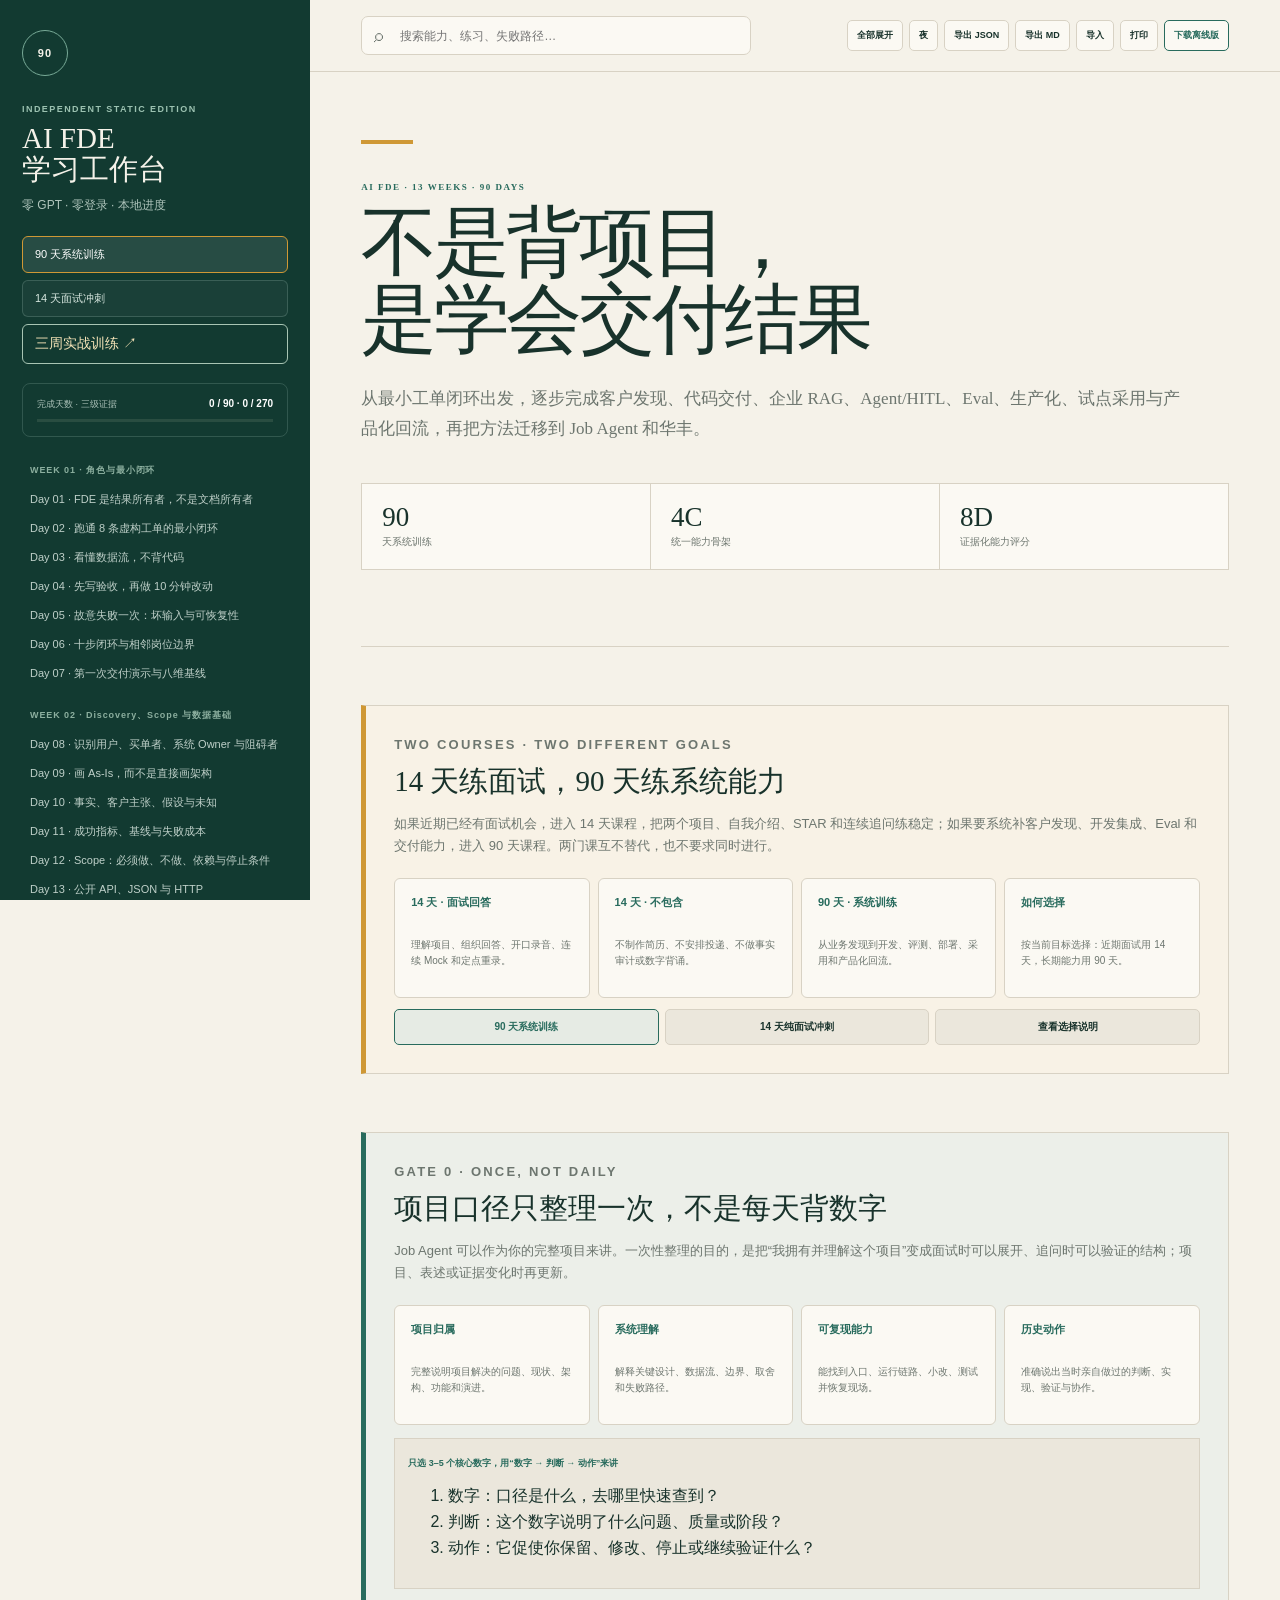
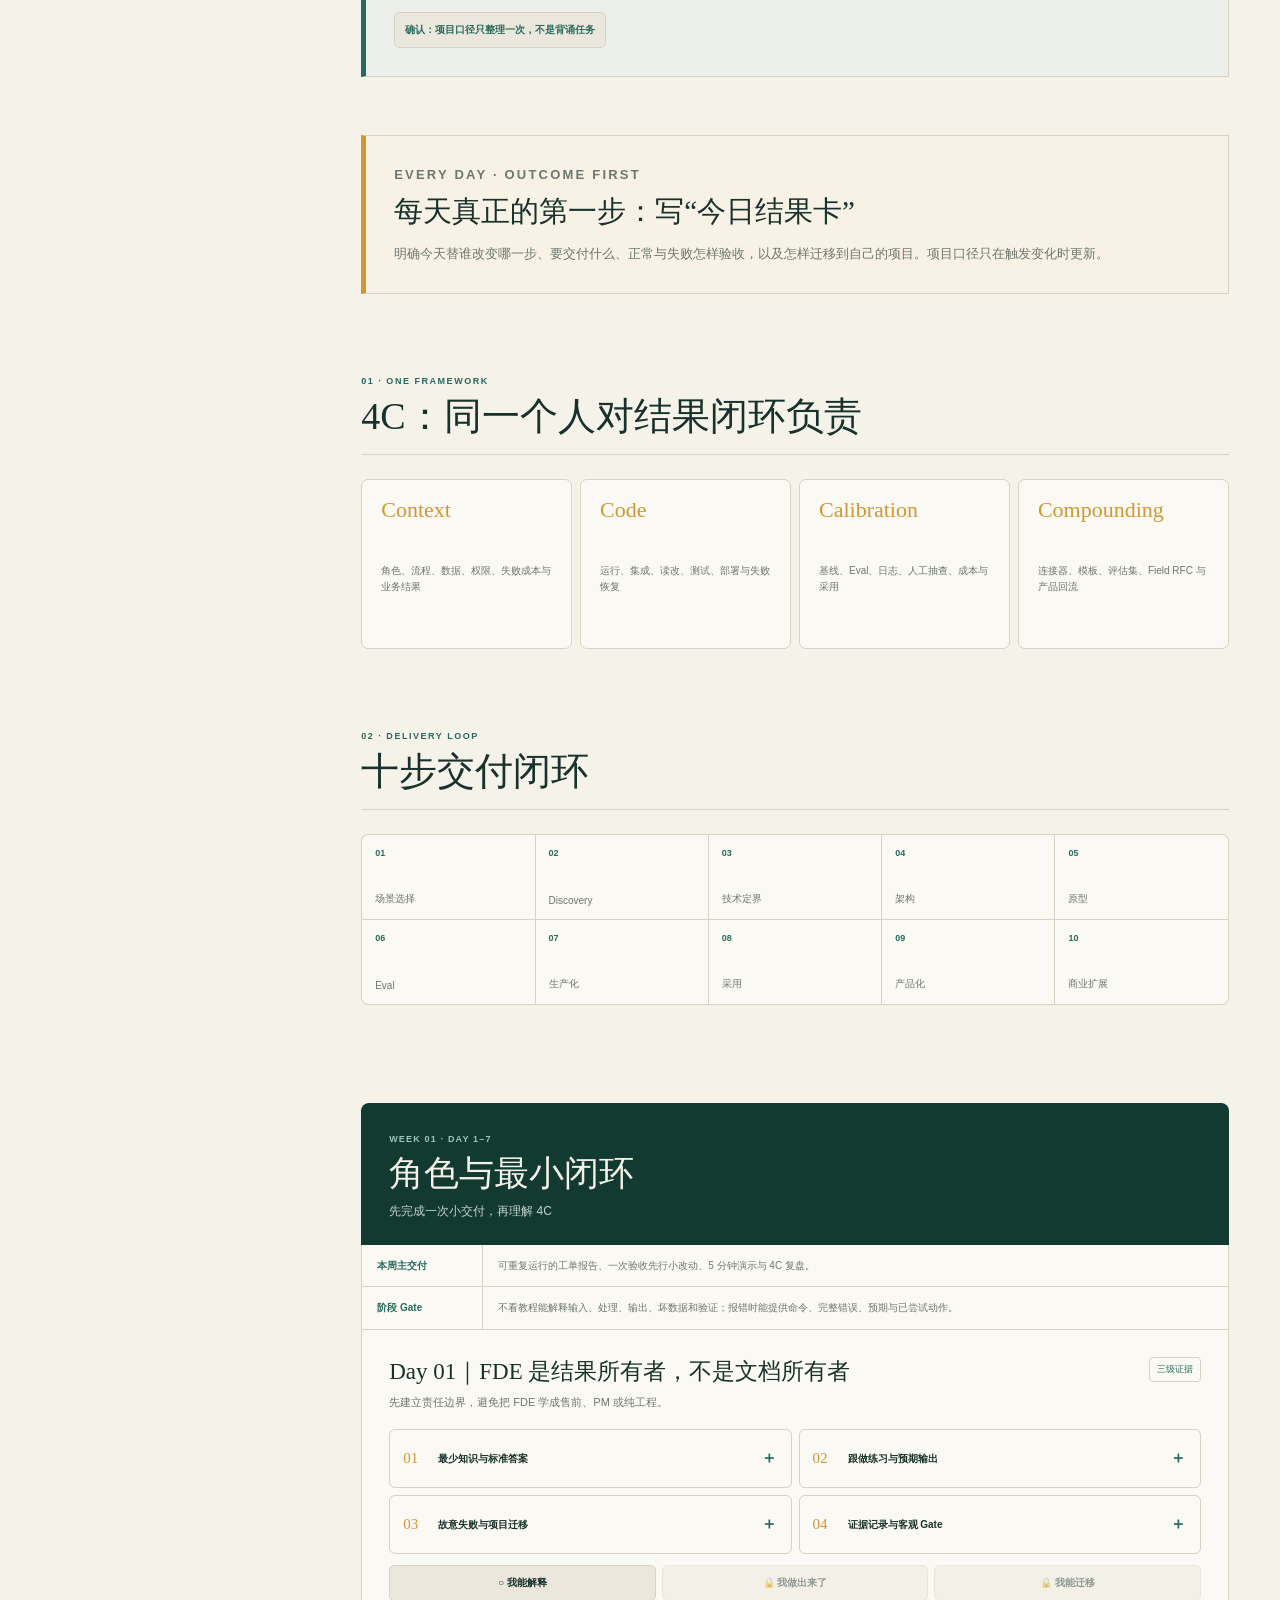
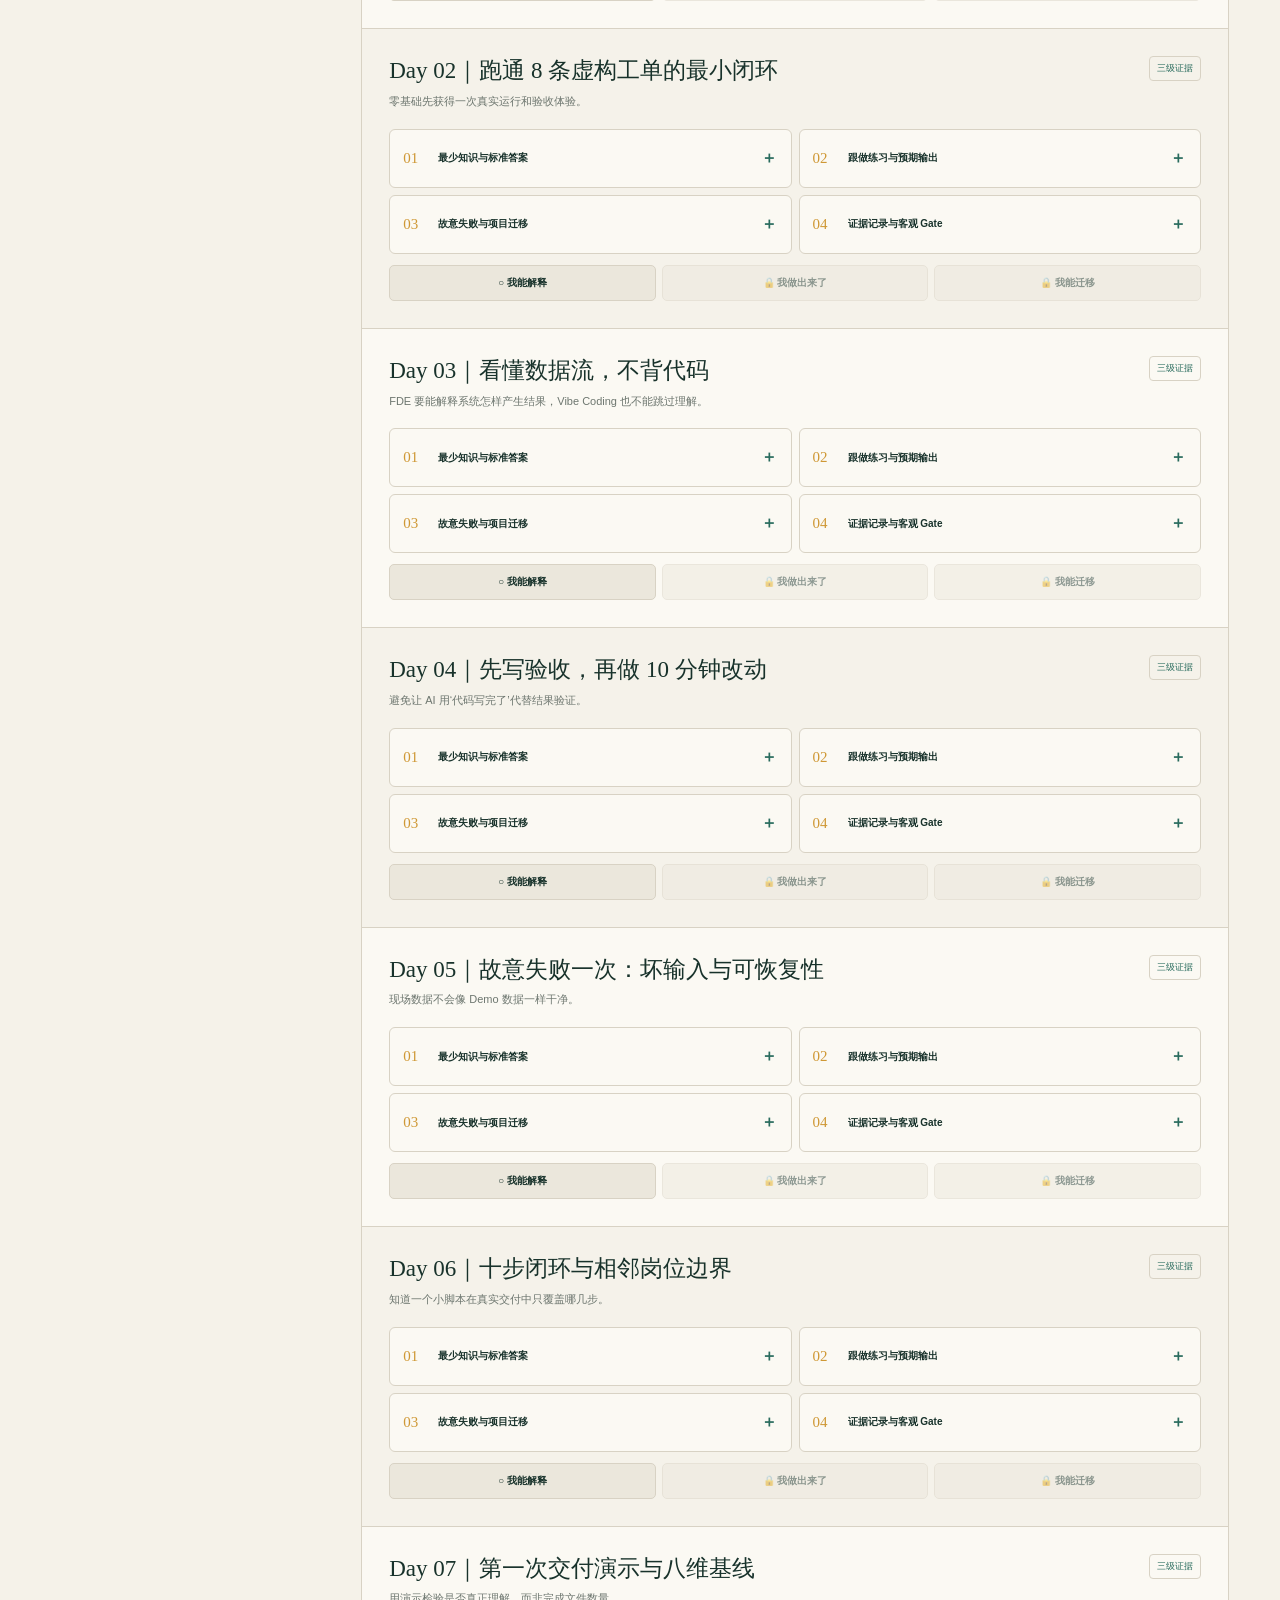
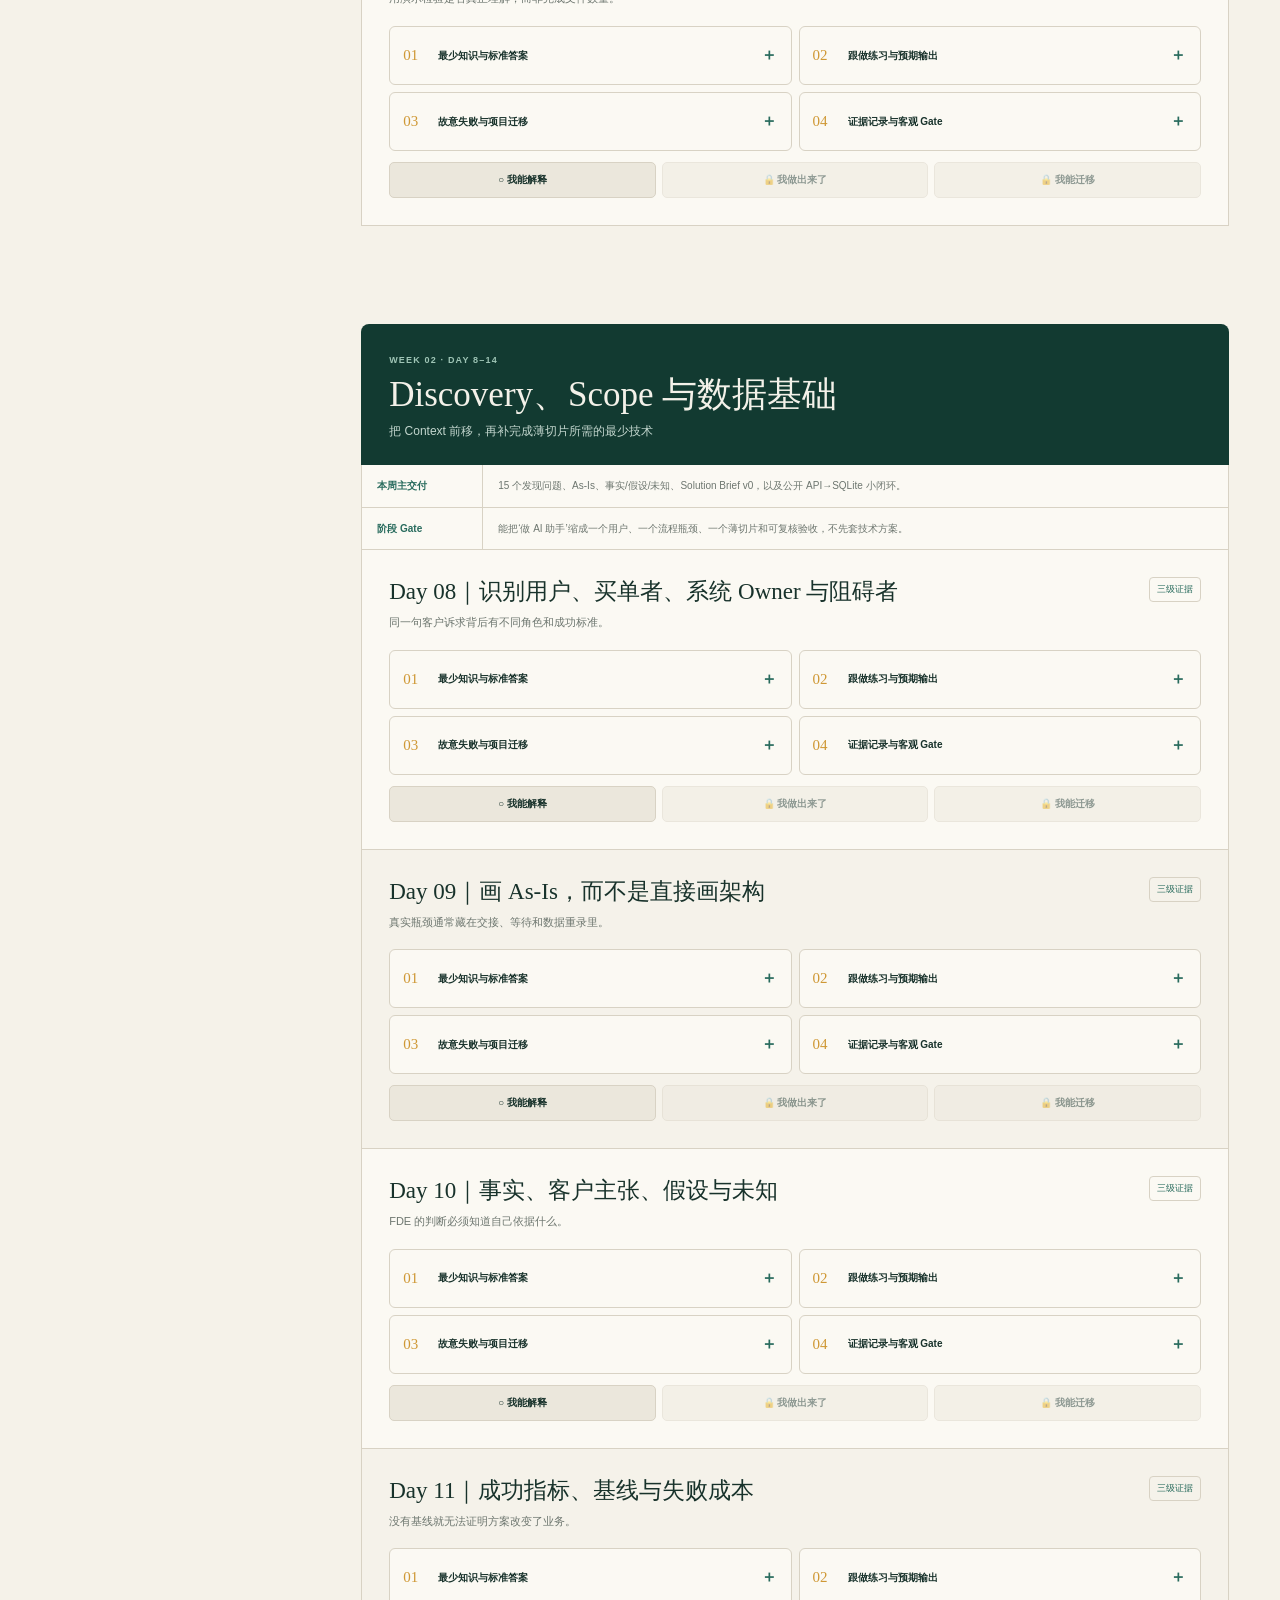
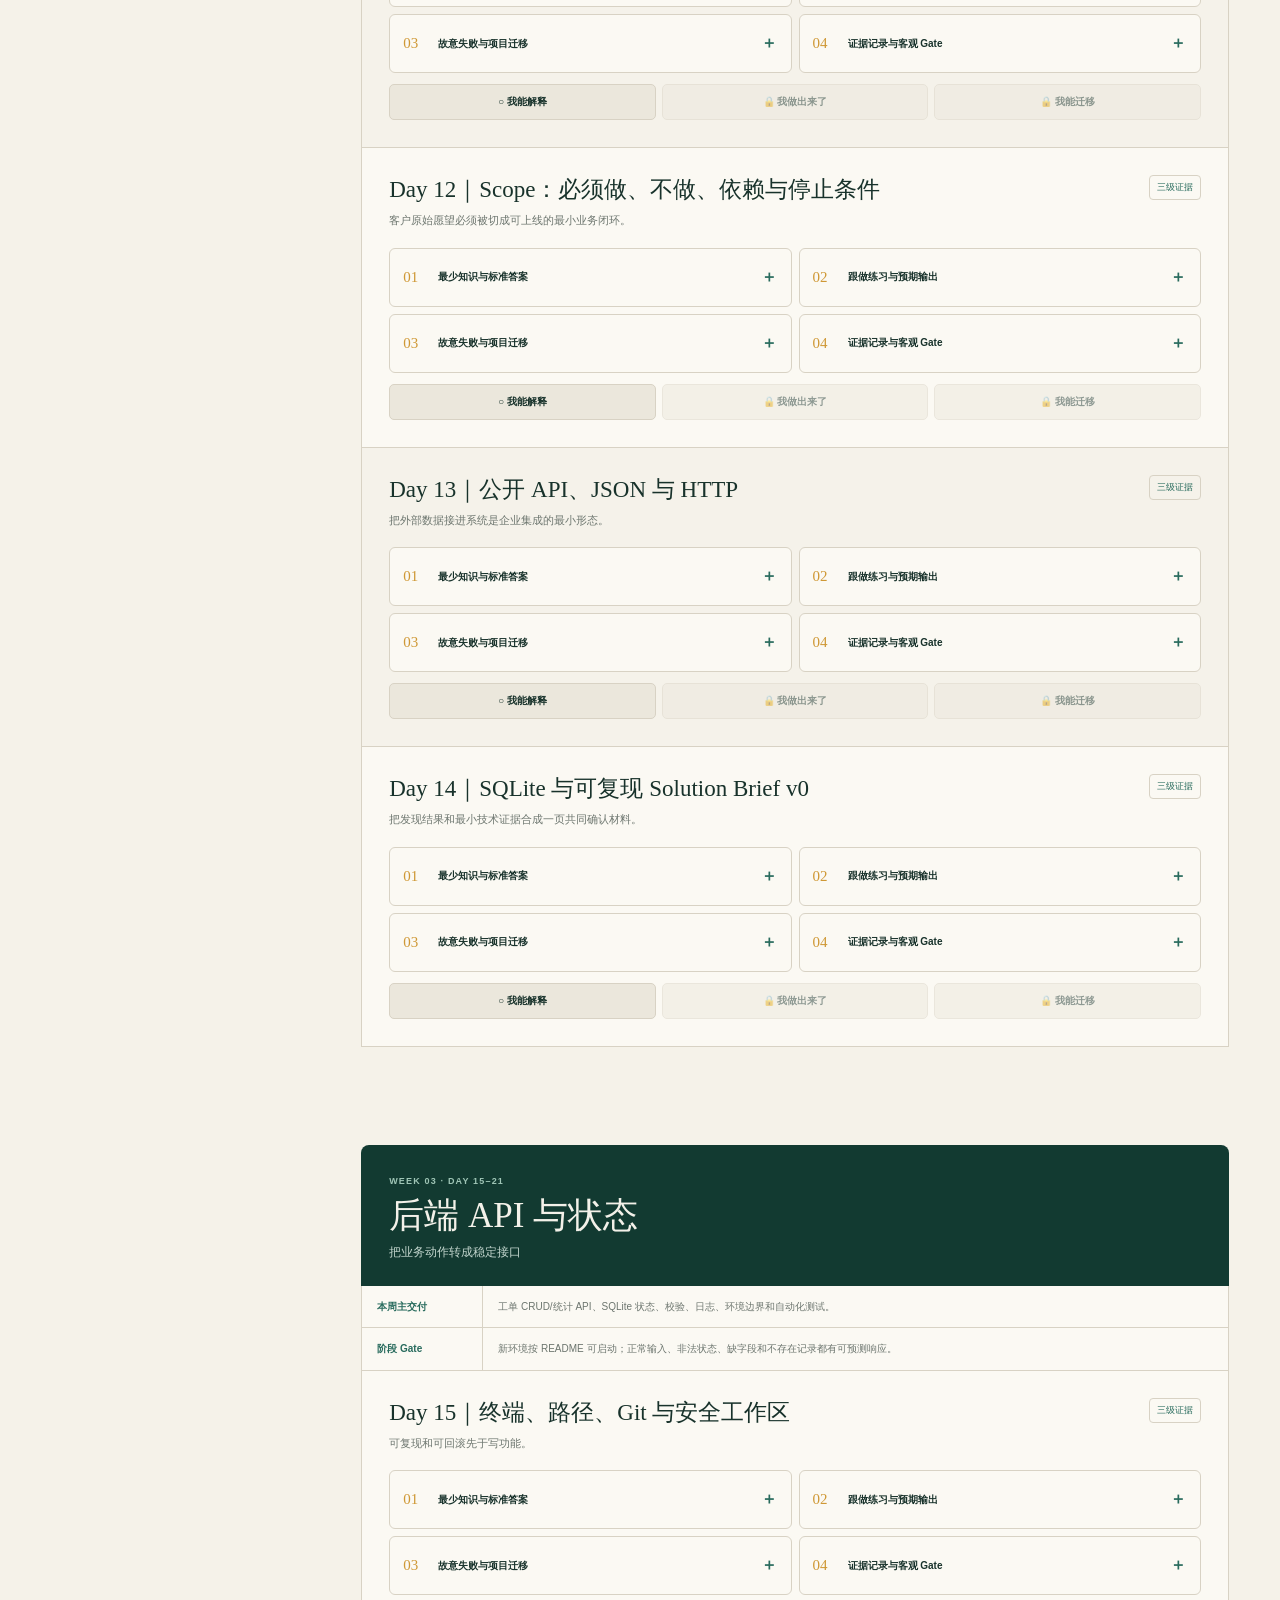
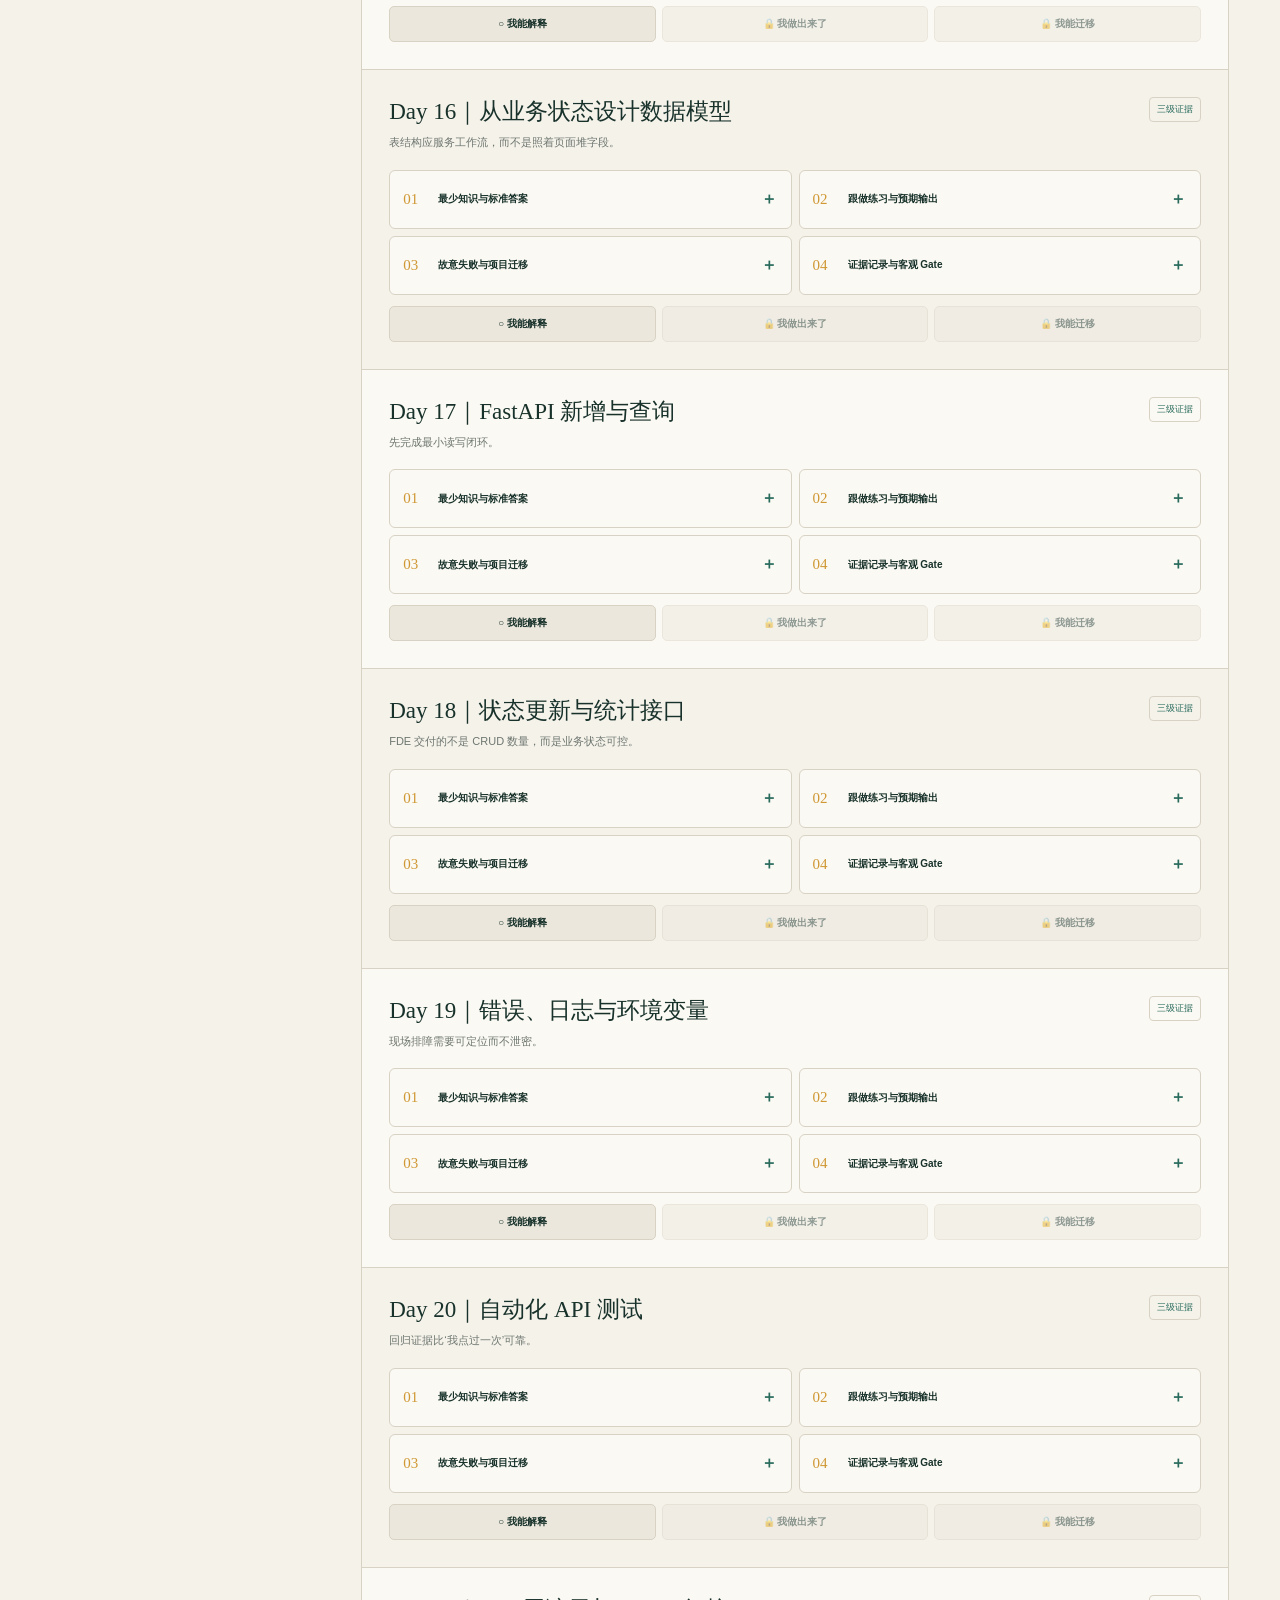
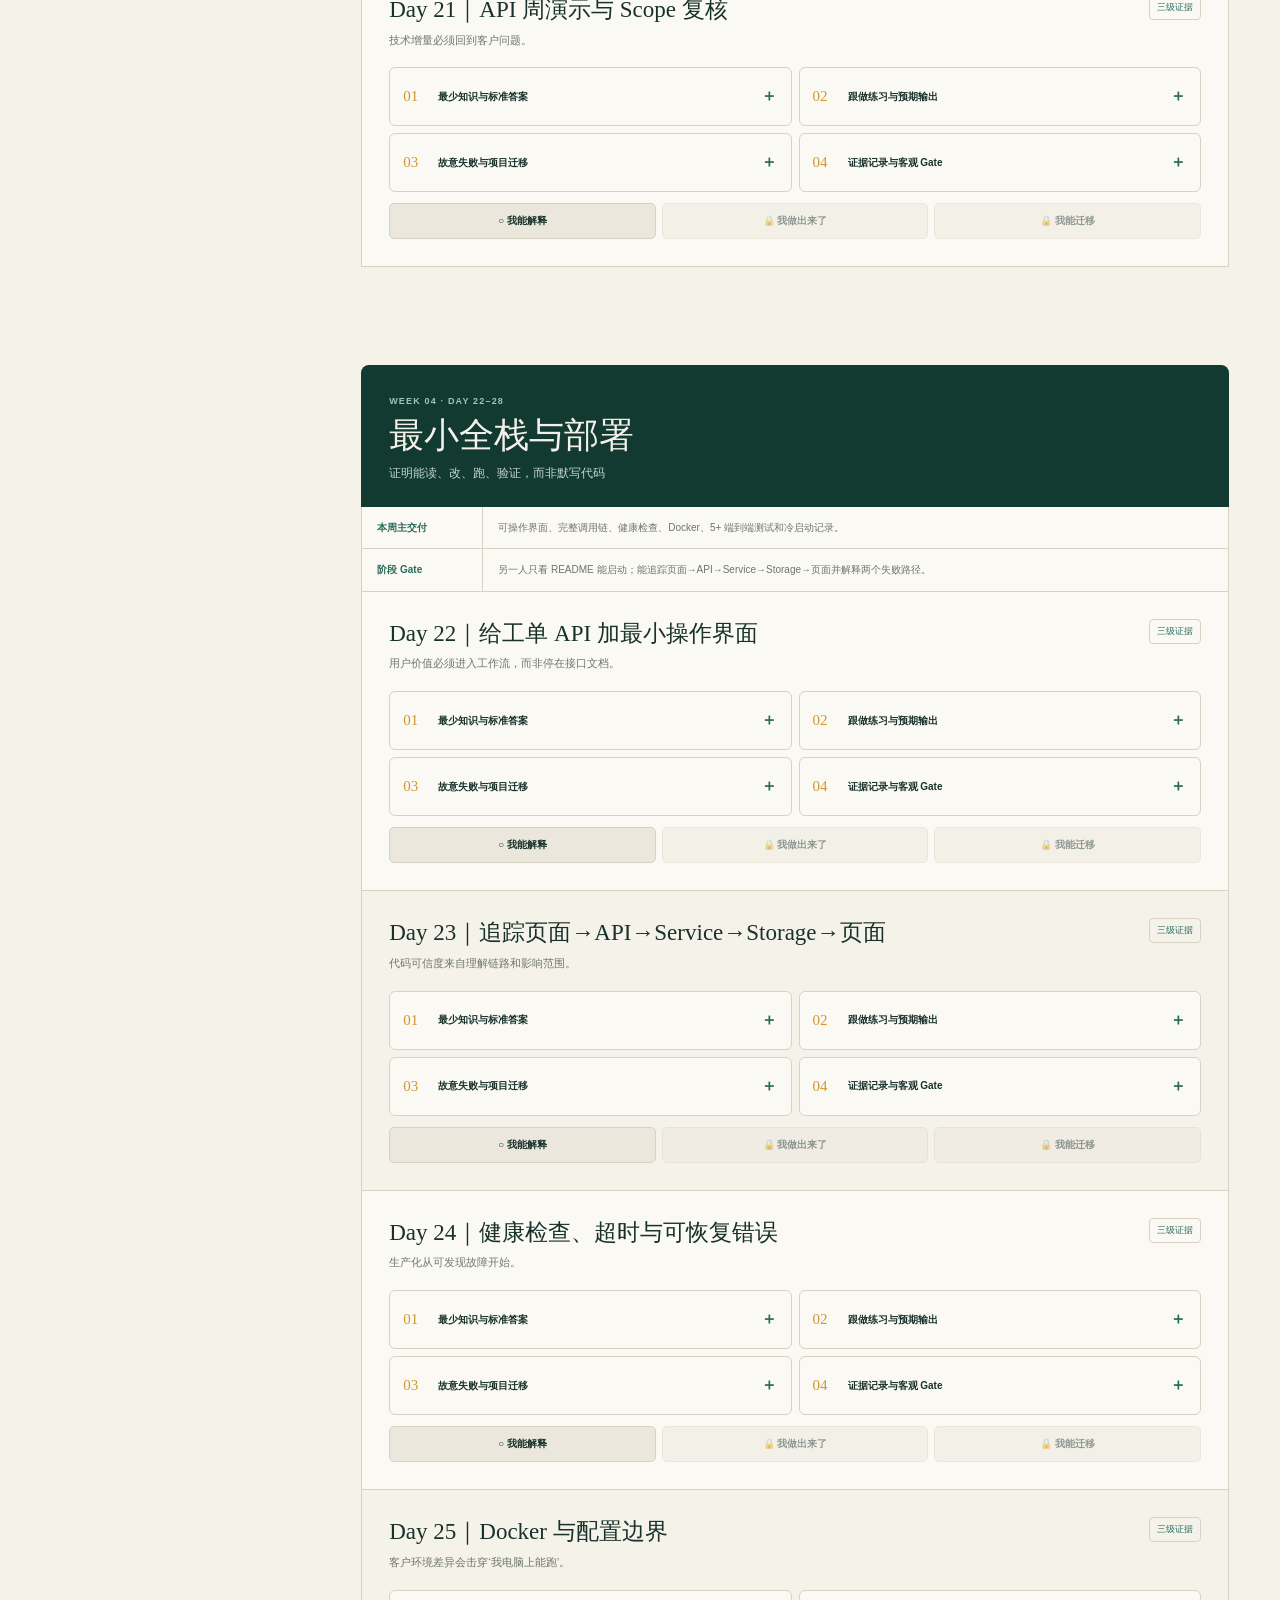
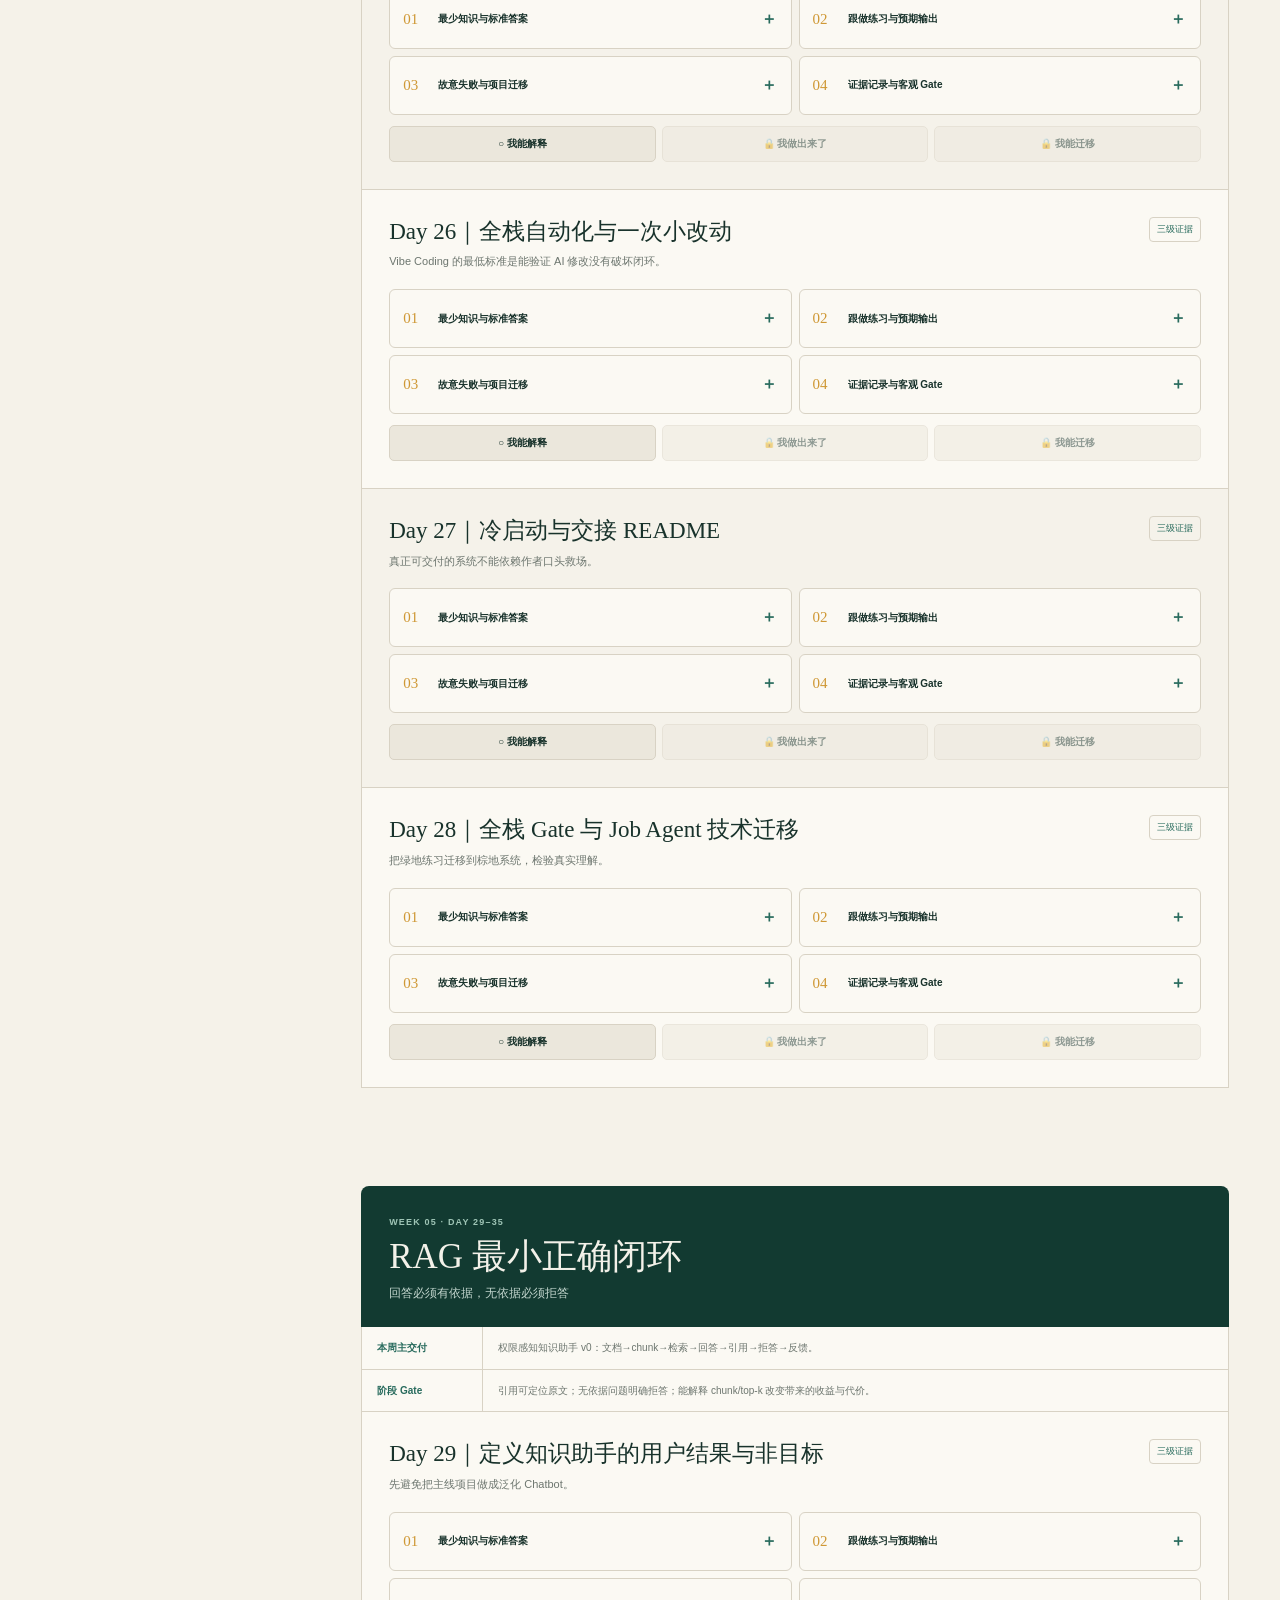
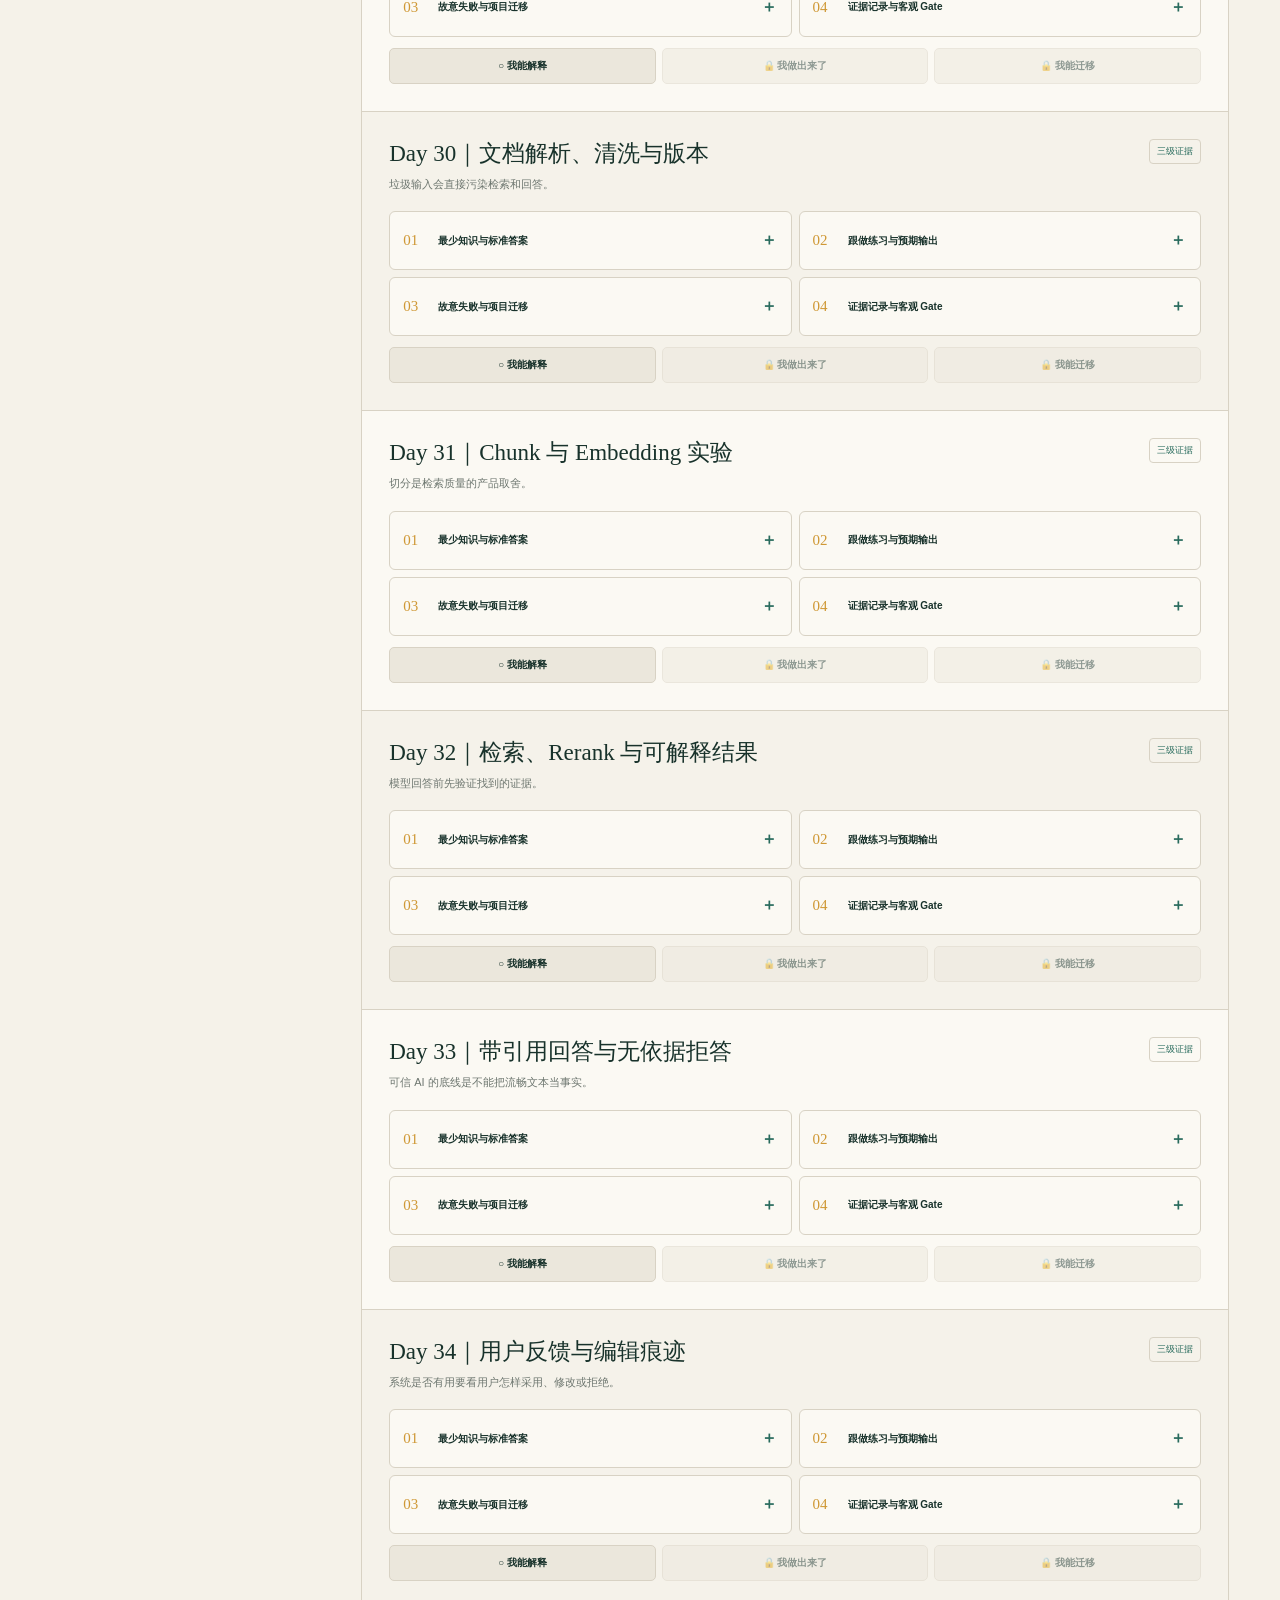
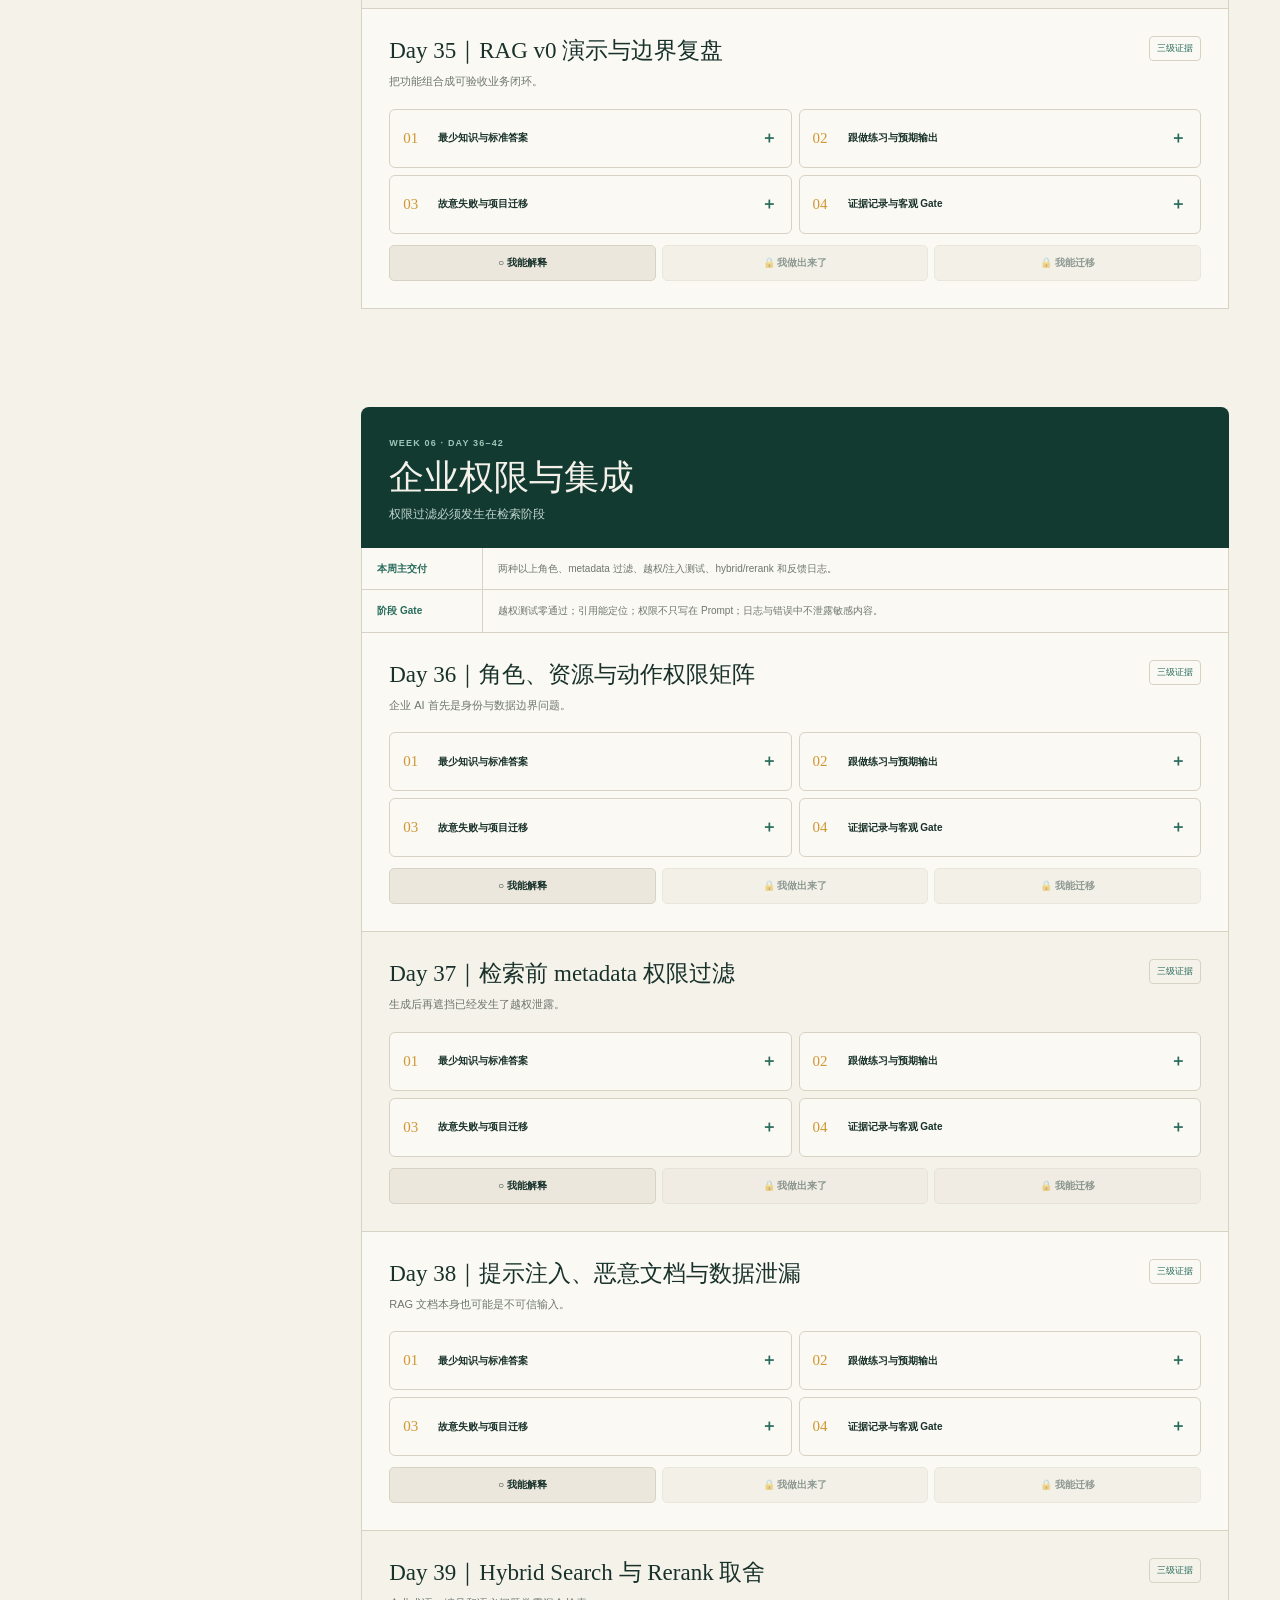
<file: index.html>
<!doctype html>
<html lang="zh-CN">
<head>
  <meta charset="utf-8">
  <meta name="viewport" content="width=device-width, initial-scale=1">
  <meta name="color-scheme" content="light dark">
  <meta name="description" content="不依赖 GPT、登录或服务器的 AI FDE 90 天系统训练与 14 天面试冲刺。">
  <meta http-equiv="Content-Security-Policy" content="default-src 'none'; connect-src 'none'; script-src 'unsafe-inline'; style-src 'unsafe-inline'; img-src data: blob:; font-src 'none'; object-src 'none'; base-uri 'none'; form-action 'none'">
  <title>AI FDE 系统训练 · 独立静态版</title>
  <style>:root { --side: 310px; }
* { box-sizing: border-box; }
html { scroll-behavior: smooth; }
body { margin: 0; background: #f3f0e7; color: #18322b; font-family: Arial, Helvetica, sans-serif; }
button, input, textarea { font: inherit; }
button, a { -webkit-tap-highlight-color: transparent; }
.app { --ink:#18322b; --paper:#f5f2e9; --deep:#ebe7dc; --light:#fbf9f3; --green:#286b5d; --green-dark:#123a31; --line:#d8d2c4; --muted:#6d766f; --gold:#cf9835; min-height:100vh; display:grid; grid-template-columns:var(--side) minmax(0,1fr); background:var(--paper); color:var(--ink); }
.app[data-theme="dark"] { --ink:#e7ece7; --paper:#101a17; --deep:#18241f; --light:#15201c; --green:#79bba9; --green-dark:#092b25; --line:#314039; --muted:#a0aca6; --gold:#e2b45c; }
.reading-line { position:fixed; inset:0 auto auto var(--side); z-index:30; height:3px; width:0; background:var(--gold); }
.sidebar { position:sticky; top:0; z-index:20; height:100vh; overflow:auto; padding:30px 22px; background:var(--green-dark); color:#f5f2e9; scrollbar-width:thin; }
.sidebar-head { display:flex; align-items:flex-start; justify-content:space-between; }
.brand { width:46px; height:46px; display:grid; place-items:center; margin-bottom:28px; border:1px solid #78aa97; border-radius:50%; font-size:11px; font-weight:800; letter-spacing:.1em; }
.sidebar-head button { display:none; border:0; background:transparent; color:#c5d7cf; font-size:28px; }
.eyebrow { margin:0 0 9px; color:#9cc2b1; font-size:9px; font-weight:800; letter-spacing:.16em; }
.sidebar h1 { margin:0; font:500 29px/1.08 Georgia,"Times New Roman",serif; }
.sidebar-copy { margin:11px 0 22px; color:#afc5bc; font-size:12px; }
.course-switches { display:grid; gap:7px; margin-bottom:19px; }
.course-switches button { padding:10px 12px; border:1px solid rgba(190,220,207,.2); border-radius:6px; background:rgba(255,255,255,.035); color:#d8e7e0; text-align:left; font-size:11px; cursor:pointer; }
.course-switches button.active { border-color:var(--gold); color:#fff; background:rgba(255,255,255,.09); }
.side-progress { display:grid; grid-template-columns:1fr auto; gap:8px; margin-bottom:27px; padding:14px; border:1px solid rgba(190,220,207,.18); border-radius:8px; color:#aac0b7; font-size:9px; }
.side-progress b { color:#fff; font-size:10px; }
.side-progress i { grid-column:1/-1; height:3px; overflow:hidden; background:#294d41; }
.side-progress em { display:block; width:0; height:100%; background:var(--gold); transition:width .2s; }
.nav-group { margin:0 0 21px; }
.nav-group > b { display:block; margin:0 8px 8px; color:#8caf9f; font-size:9px; letter-spacing:.1em; }
.nav-group button { width:100%; overflow:hidden; padding:7px 8px; border:0; border-radius:5px; background:transparent; color:#bfd0c9; text-align:left; text-overflow:ellipsis; white-space:nowrap; font-size:11px; cursor:pointer; }
.nav-group button:hover { background:#245344; color:#fff; }
.nav-group button.done { color:var(--gold); }
.sidebar-foot { margin:28px 6px 0; padding-top:17px; border-top:1px solid rgba(190,220,207,.15); color:#79988b; font-size:9px; line-height:1.65; }
.main { min-width:0; }
.toolbar { position:sticky; top:0; z-index:10; min-height:72px; display:flex; align-items:center; justify-content:space-between; gap:14px; padding:12px clamp(20px,4vw,60px); border-bottom:1px solid var(--line); background:color-mix(in srgb,var(--paper) 94%,transparent); backdrop-filter:blur(12px); }
.search { position:relative; width:min(390px,42vw); }
.search > span { position:absolute; left:13px; top:9px; color:var(--muted); font-size:18px; }
.search input { width:100%; height:39px; padding:0 72px 0 38px; border:1px solid var(--line); border-radius:7px; outline:0; background:var(--light); color:var(--ink); font-size:12px; }
.search input:focus { border-color:var(--green); }
.search small { position:absolute; right:10px; top:13px; color:var(--muted); font-size:9px; }
.toolbar-actions { display:flex; flex-wrap:wrap; justify-content:flex-end; gap:6px; }
.toolbar-actions button, .toolbar-actions a { padding:8px 9px; border:1px solid var(--line); border-radius:5px; background:var(--light); color:var(--ink); font-size:9px; font-weight:700; text-decoration:none; cursor:pointer; }
.toolbar-actions .download { border-color:var(--green); color:var(--green); }
.notice { margin:18px auto 0; width:min(1040px,calc(100% - 40px)); padding:12px 14px; border-left:4px solid #b36c50; background:#f8e9df; color:#6b3e30; font-size:11px; }
.status { position:fixed; right:20px; bottom:20px; z-index:40; max-width:340px; padding:10px 13px; border-radius:6px; background:var(--green-dark); color:#fff; font-size:10px; opacity:0; pointer-events:none; transition:opacity .2s; }
.status.show { opacity:1; }
.content { width:min(1040px,calc(100% - clamp(44px,8vw,120px))); margin:0 auto; padding:68px 0 100px; }
.hero { padding:0 0 76px; border-bottom:1px solid var(--line); }
.hero::before { content:""; display:block; width:52px; height:4px; margin-bottom:36px; background:var(--gold); }
.hero .kicker, .section-kicker { margin:0 0 8px; color:var(--green); font-size:9px; font-weight:800; letter-spacing:.17em; }
.hero h1 { max-width:900px; margin:0 0 25px; font:500 clamp(47px,6vw,76px)/1.02 Georgia,"Times New Roman",serif; letter-spacing:-.045em; }
.hero > p { max-width:820px; margin:0; color:var(--muted); font:17px/1.75 Georgia,"Times New Roman",serif; }
.hero-meta { display:grid; grid-template-columns:repeat(3,1fr); gap:1px; margin-top:40px; border:1px solid var(--line); background:var(--line); }
.hero-meta div { padding:20px; background:var(--light); }
.hero-meta b { display:block; font:500 27px/1 Georgia,"Times New Roman",serif; }
.hero-meta span { color:var(--muted); font-size:10px; }
.intro-card { margin:58px 0; padding:28px; border:1px solid var(--line); border-left:5px solid var(--green); background:color-mix(in srgb,var(--green) 7%,var(--light)); }
.intro-card.gold { border-left-color:var(--gold); background:color-mix(in srgb,var(--gold) 7%,var(--light)); }
.intro-card h2 { margin:7px 0 13px; font:500 29px/1.23 Georgia,"Times New Roman",serif; }
.intro-card > p { margin:0; color:var(--muted); font-size:13px; line-height:1.75; }
.mini-grid { display:grid; grid-template-columns:repeat(4,1fr); gap:8px; margin-top:20px; }
.mini-grid article { min-height:120px; padding:16px; border:1px solid var(--line); border-radius:6px; background:var(--light); }
.mini-grid b { display:block; color:var(--green); font-size:11px; }
.mini-grid p { margin:27px 0 0; color:var(--muted); font-size:10px; line-height:1.55; }
.framework { margin:82px 0; }
.framework h2 { margin:7px 0 24px; padding-bottom:16px; border-bottom:1px solid var(--line); font:500 38px/1.16 Georgia,"Times New Roman",serif; }
.framework-grid { display:grid; grid-template-columns:repeat(4,1fr); gap:8px; }
.framework-grid article { min-height:170px; padding:19px; border:1px solid var(--line); border-radius:7px; background:var(--light); }
.framework-grid b { color:var(--gold); font:500 22px/1 Georgia,"Times New Roman",serif; }
.framework-grid p { margin:42px 0 0; color:var(--muted); font-size:10px; line-height:1.6; }
.step-grid { display:grid; grid-template-columns:repeat(5,1fr); gap:1px; overflow:hidden; border:1px solid var(--line); border-radius:7px; background:var(--line); }
.step-grid span { min-height:84px; display:flex; flex-direction:column; justify-content:space-between; padding:13px; background:var(--light); color:var(--muted); font-size:10px; }
.step-grid b { color:var(--green); font-size:9px; }
.week { margin:98px 0 0; scroll-margin-top:92px; }
.week > header { padding:25px 28px; border-radius:8px 8px 0 0; background:var(--green-dark); color:#f3f1e9; }
.week > header small { color:#9fc5b6; font-size:9px; font-weight:800; letter-spacing:.13em; }
.week > header h2 { margin:8px 0; font:500 35px/1.15 Georgia,"Times New Roman",serif; }
.week > header p { margin:0; color:#c3d6ce; font-size:12px; }
.week-gate { display:grid; grid-template-columns:120px 1fr; gap:1px; border:1px solid var(--line); border-top:0; background:var(--line); }
.week-gate b, .week-gate p { margin:0; padding:13px 15px; background:var(--light); font-size:10px; line-height:1.55; }
.week-gate b { color:var(--green); }
.week-gate p { color:var(--muted); }
.day-card { padding:27px; border:1px solid var(--line); border-top:0; background:var(--light); scroll-margin-top:92px; }
.day-card:nth-of-type(even) { background:color-mix(in srgb,var(--deep) 40%,var(--light)); }
.day-title { display:flex; align-items:start; justify-content:space-between; gap:16px; margin-bottom:7px; }
.day-title h3 { margin:0; font:500 23px/1.3 Georgia,"Times New Roman",serif; }
.day-title > span { flex:0 0 auto; padding:5px 7px; border:1px solid var(--line); border-radius:4px; color:var(--green); font-size:9px; }
.day-why { margin:0 0 18px; color:var(--muted); font-size:11px; line-height:1.6; }
.details-grid { display:grid; grid-template-columns:repeat(2,1fr); gap:7px; }
details { overflow:hidden; border:1px solid var(--line); border-radius:6px; background:var(--light); }
summary { min-height:57px; display:grid; grid-template-columns:27px 1fr 17px; gap:8px; align-items:center; padding:11px 13px; cursor:pointer; list-style:none; font-size:10px; font-weight:800; }
summary::-webkit-details-marker { display:none; }
summary .num { color:var(--gold); font:500 15px/1 Georgia,"Times New Roman",serif; }
summary .plus { color:var(--green); font-size:16px; transition:transform .15s; }
details[open] summary .plus { transform:rotate(45deg); }
.detail-body { padding:15px; border-top:1px solid var(--line); }
.detail-body p, .detail-body li { color:var(--muted); font-size:11px; line-height:1.68; }
.detail-body ul, .detail-body ol { margin:0 0 13px; padding-left:19px; }
.aside { margin-top:9px; padding:11px 12px; border-left:3px solid var(--green); background:var(--deep); color:var(--muted); font-size:10px; line-height:1.55; }
.aside.failure { border-left-color:#b5654f; }
.aside b { display:block; margin-bottom:4px; color:var(--ink); font-size:9px; }
.materials { display:flex; flex-wrap:wrap; gap:5px; }
.materials code { padding:4px 6px; border:1px solid var(--line); border-radius:4px; background:var(--deep); color:var(--green); font-size:9px; }
.evidence { display:grid; gap:6px; color:var(--green); font-size:9px; font-weight:800; }
.evidence textarea { width:100%; min-height:86px; resize:vertical; padding:9px; border:1px solid var(--line); border-radius:5px; background:var(--deep); color:var(--ink); font:10px/1.5 monospace; }
.stage-row { display:grid; grid-template-columns:repeat(3,1fr); gap:6px; margin-top:11px; }
.stage-row button, .task-toggle { padding:10px; border:1px solid var(--line); border-radius:5px; background:var(--deep); color:var(--ink); font-size:10px; font-weight:800; cursor:pointer; }
.stage-row button.checked, .task-toggle.checked { border-color:var(--green); background:color-mix(in srgb,var(--green) 10%,var(--light)); color:var(--green); }
.stage-row button:disabled { cursor:not-allowed; opacity:.48; }
.task-toggle { margin-top:10px; color:var(--green); }
.sprint-day { margin-top:20px; border-top:1px solid var(--line); }
.sprint-day .details-grid { grid-template-columns:1fr; }
.sprint-day .day-card { border-top:0; }
.guide { margin:13px 0; padding:13px; border:1px solid var(--line); background:var(--deep); }
.guide b { color:var(--green); font-size:9px; }
.guide li { margin:5px 0; }
.empty { padding:50px 0; color:var(--muted); text-align:center; }
footer { display:grid; grid-template-columns:1fr 1fr auto; gap:20px; align-items:center; margin:0 auto; width:min(1040px,calc(100% - 50px)); padding:30px 0 50px; border-top:1px solid var(--line); color:var(--muted); font-size:9px; }
footer p { margin:0; text-align:center; }
footer button { border:0; background:transparent; color:var(--green); font-size:10px; font-weight:800; cursor:pointer; }
.mobile-menu, .menu-scrim { display:none; }
[hidden] { display:none !important; }
@media (max-width:900px) { :root{--side:270px}.content{width:calc(100% - 50px)}.toolbar{align-items:flex-start}.toolbar-actions{max-width:52%}.framework-grid,.mini-grid{grid-template-columns:repeat(2,1fr)} }
@media (max-width:720px) {
  .app{grid-template-columns:1fr}.reading-line{left:0}.sidebar{position:fixed; left:0; width:min(340px,88vw); transform:translateX(-105%); transition:transform .2s; box-shadow:16px 0 40px rgba(0,0,0,.3)}.sidebar.open{transform:none}.sidebar-head button{display:block}.mobile-menu{display:grid; place-items:center; position:fixed; left:13px; top:15px; z-index:15; width:39px; height:39px; border:1px solid var(--line); border-radius:50%; background:var(--light); color:var(--ink)}.menu-scrim.show{display:block; position:fixed; inset:0; z-index:14; border:0; background:rgba(6,18,14,.5)}.toolbar{padding:11px 12px 11px 62px; flex-direction:column}.search{width:100%}.toolbar-actions{max-width:none; justify-content:flex-start}.content{width:calc(100% - 32px); padding-top:48px}.hero h1{font-size:43px}.hero-meta,.framework-grid,.mini-grid,.step-grid,.details-grid,.stage-row{grid-template-columns:1fr}.week-gate{grid-template-columns:1fr}.week>header{padding:22px 18px}.day-card{padding:20px 14px}.intro-card{padding:22px 18px}footer{grid-template-columns:1fr;text-align:left}footer p{text-align:left}
}
@media print { .sidebar,.toolbar,.reading-line,.mobile-menu,.menu-scrim,.stage-row,.task-toggle,.notice,.status{display:none!important}.app{display:block;background:#fff;color:#172e28}.content,footer{width:100%;padding:0}.hero{page-break-after:always}.day-card,details{break-inside:avoid}details:not([open])>.detail-body{display:block!important}footer{margin-top:30px} }
@media (prefers-reduced-motion:reduce){html{scroll-behavior:auto}*{transition-duration:.01ms!important}}
</style>
</head>
<body>
  <div id="app" class="app" data-theme="light">
    <div id="reading-line" class="reading-line"></div>
    <button id="menu-open" class="mobile-menu" type="button" aria-label="打开目录">☰</button>
    <button id="menu-scrim" class="menu-scrim" type="button" aria-label="关闭目录"></button>
    <aside id="sidebar" class="sidebar">
      <div class="sidebar-head"><span id="brand" class="brand">90</span><button id="menu-close" type="button" aria-label="关闭目录">×</button></div>
      <p class="eyebrow">INDEPENDENT STATIC EDITION</p>
      <h1>AI FDE<br>学习工作台</h1>
      <p class="sidebar-copy">零 GPT · 零登录 · 本地进度</p>
      <div class="course-switches">
        <button type="button" data-course="fde-90">90 天系统训练</button>
        <button type="button" data-course="fde-14">14 天面试冲刺</button>
        <a href="https://mu-xin1.github.io/intelligence-agent-os-learning/fde-practice/" style="display:block;padding:10px 12px;border:1px solid #a8c5b4;border-radius:6px;color:#f5e4b8;text-decoration:none;font-size:14px">三周实战训练 ↗</a>
      </div>
      <div class="side-progress"><span id="progress-label">完成进度</span><b id="progress-value">0 / 90</b><i><em id="progress-bar"></em></i></div>
      <nav id="day-nav" aria-label="课程目录"></nav>
      <p class="sidebar-foot">页面不连接任何网络服务。<br>建议定期导出 JSON 备份进度。</p>
    </aside>
    <main class="main">
      <header class="toolbar">
        <label class="search"><span>⌕</span><input id="search" type="search" placeholder="搜索课程内容…" aria-label="搜索课程"><small id="search-count"></small></label>
        <div class="toolbar-actions">
          <button id="expand-all" type="button">全部展开</button>
          <button id="theme" type="button" aria-label="切换主题">夜</button>
          <button id="export-json" type="button">导出 JSON</button>
          <button id="export-md" type="button">导出 MD</button>
          <button id="import-trigger" type="button">导入</button>
          <input id="import-file" type="file" accept="application/json,.json" hidden>
          <button id="print" type="button">打印</button>
          <a class="download" href="./AI-FDE学习网站-离线版.html" download>下载离线版</a>
        </div>
      </header>
      <div id="storage-warning" class="notice" hidden>当前浏览器没有提供稳定的本地存储；本次仍可使用，但请在关闭前导出 JSON。</div>
      <div id="status" class="status" role="status" aria-live="polite"></div>
      <article id="content" class="content"></article>
      <footer><span>AI FDE · INDEPENDENT STATIC EDITION</span><p>讲全项目，讲准责任；先定义结果，再动手交付。</p><button id="back-top" type="button">返回顶部 ↑</button></footer>
    </main>
  </div>
  <script>window.__FDE_DATA__={"generatedAt":"2026-08-28T09:27:06.583Z","fde90":{"days":[{"title":"FDE 是结果所有者，不是文档所有者","why":"先建立责任边界，避免把 FDE 学成售前、PM 或纯工程。","standard":"4C 是 Context、Code、Calibration、Compounding；结果必须同时可运行、可衡量、可采用、可复用。","practice":"用虚构客服主管场景写一张今日结果卡：用户、流程瓶颈、输出、正常/失败验收。","expected":"结果卡明确‘主管需要决策依据’，而不是笼统写‘做 Python 脚本’。","failure":"把输出写成‘完成脚本’时重写一次，直到指向用户决策。","transfer":"给 Job Agent 和华丰各标注当前最强、最弱的一个 4C 面。","gate":"能用 90 秒区分 FDE、售前、交付、PM、SWE 的最终责任。","day":1},{"title":"跑通 8 条虚构工单的最小闭环","why":"零基础先获得一次真实运行和验收体验。","standard":"固定答案：总工单 8、已解决 7、有效时长 5、平均 78.0 分钟、数据警告 2。","practice":"进入 FDE/00-最小案例，运行分析脚本并打开 output/report.md。","expected":"终端输出报告路径、5 条有效时长和 2 条警告；报告数字与固定答案一致。","failure":"删除 output/report.md 后复跑，确认系统能恢复生成。","transfer":"在 Job Agent 中只找一条‘输入→处理→输出’链，不要求今天改代码。","gate":"保存命令、终端末两行、报告路径和六项验收结果。","day":2},{"title":"看懂数据流，不背代码","why":"FDE 要能解释系统怎样产生结果，Vibe Coding 也不能跳过理解。","standard":"数据流为 tickets.csv→逐行读取→校验→统计→report.md；四个入口是 load_tickets、calculate_resolution_minutes、build_report、main。","practice":"逐个函数写输入、输出和调用方向，再手工抽查一条工单时长。","expected":"能指出函数边界，并人工算出至少一条记录与报告一致。","failure":"把一个函数名遮住，仅根据输入输出判断它负责哪一步。","transfer":"在 Job Agent 选一个页面，记录它提交的输入和最终显示的输出。","gate":"不看页面能画出最小案例数据流并说出两个坏数据去向。","day":3},{"title":"先写验收，再做 10 分钟改动","why":"避免让 AI 用‘代码写完了’代替结果验证。","standard":"高优先级工单占比应为 37.5%（3/8）；分子、分母和显示格式必须明确。","practice":"先记录预期值，再让 AI 协助增加高优先级占比，运行并核对。","expected":"报告新增 37.5%（3/8），原有 8/7/5/78.0/2 不退化。","failure":"故意把分母改成 resolved 数量，观察为什么会得到错误口径。","transfer":"给 Job Agent 写一个未来小改动的‘修改前验收值’，暂不执行。","gate":"保留修改位置、diff、运行结果和人工计算。","day":4},{"title":"故意失败一次：坏输入与可恢复性","why":"现场数据不会像 Demo 数据一样干净。","standard":"坏数据应被隔离、记录并允许其余数据继续处理；未知字段、空值和非法日期要有明确策略。","practice":"增加一条非法日期、一条缺失时间，再运行并核对警告；恢复原数据后复跑。","expected":"任务不中断，警告数按输入变化，恢复后基线回到固定答案。","failure":"临时移走输入文件，记录完整报错，再说明更友好的错误提示应是什么。","transfer":"列 Job Agent 的两个输入失败：空 JD、格式不稳定或证据缺失。","gate":"能说明止损、保留现场、恢复三步，不只会说‘重试’。","day":5},{"title":"十步闭环与相邻岗位边界","why":"知道一个小脚本在真实交付中只覆盖哪几步。","standard":"十步是场景选择、Discovery、技术定界、架构、原型、Eval、生产化、采用、产品化、商业扩展。","practice":"把工单案例贴到十步图上，标已做、假设和缺失。","expected":"明确当前只验证数据处理原型和人工校准，尚无生产采用。","failure":"把‘报告生成成功’误写成‘业务价值实现’，再指出缺少哪些证据。","transfer":"分别标 Job Agent 与华丰当前能支持到哪一步，不能把目标方案当现状。","gate":"能说出第 9/10 步为何是 FDE 与一次性外包的分水岭。","day":6},{"title":"第一次交付演示与八维基线","why":"用演示检验是否真正理解，而非完成文件数量。","standard":"八维评分必须绑定证据：基础工程、AI 应用、企业集成、Eval、Discovery、沟通、产品判断、端到端交付。","practice":"做 5 分钟演示：客户问题→运行→坏数据→改动→验收→4C；完成 1–4 级能力基线。","expected":"演示包含一次真实命令和一次失败路径，不以幻灯片替代运行。","failure":"让听众随机追问一个数字或函数；不知道时现场定位，不编答案。","transfer":"只给 Job Agent/华丰已有证据打分；无证据记 1，不用自我感觉加分。","gate":"交付周复盘：本周产物、可复现证据、三个问题和下周唯一目标。","day":7},{"title":"识别用户、买单者、系统 Owner 与阻碍者","why":"同一句客户诉求背后有不同角色和成功标准。","standard":"至少区分终端用户、业务负责人、买单者、数据/系统 Owner、IT/安全/合规和 Sponsor。","practice":"为虚构客服团队画 Stakeholder Map，并写每个角色最怕什么。","expected":"图中至少有 5 类角色、决策权、输入和潜在阻力。","failure":"加入一个‘使用者支持但 IT 反对’事件，说明下一步。","transfer":"迁移到华丰，只使用脱敏角色类型，不推断具体个人立场。","gate":"能解释谁使用、谁批准、谁能阻断和谁承担失败成本。","day":8},{"title":"画 As-Is，而不是直接画架构","why":"真实瓶颈通常藏在交接、等待和数据重录里。","standard":"As-Is 要包含角色、步骤、输入输出、系统、等待、返工、异常和决策点。","practice":"画客服工单从进入到关闭的现流程，标三个摩擦点。","expected":"流程图能让非技术人员指出哪里慢、贵、易错。","failure":"删掉一个关键系统访问权限，重画受影响路径。","transfer":"画 Job Agent 从看到 JD 到决定投递的现流程，暂不写解决方案。","gate":"10 分钟白板能讲清当前流程和最痛断点。","day":9},{"title":"事实、客户主张、假设与未知","why":"FDE 的判断必须知道自己依据什么。","standard":"事实有来源；主张由角色提出但未必为真；假设可验证；未知需要 Owner 和验证动作。","practice":"把一组虚构访谈记录分成四栏，并为每个未知写验证方式。","expected":"每一行有来源/提出者、状态和下一步。","failure":"客户说‘每天浪费两小时’时，不直接写成事实，先设计测量。","transfer":"用同一模板整理华丰：最新阶段事实与历史方案表述分开。","gate":"随机抽 5 条，90 秒内说清类别、来源和验证动作。","day":10},{"title":"成功指标、基线与失败成本","why":"没有基线就无法证明方案改变了业务。","standard":"指标分业务结果、系统质量、用户采用；每个指标需口径、基线、目标、数据源、Owner 和误读方式。","practice":"为客服助手写 AHT、引用正确率、采纳率三层指标卡。","expected":"三个指标分别对应业务、系统和采用，不能用模型分数冒充业务价值。","failure":"在没有历史基线时，只设计测量流程，不编目标提升百分比。","transfer":"为 Job Agent 写‘待验证用户价值’，为华丰写 Gate 0 测量建议。","gate":"能回答失败一次会造成什么、谁承担和何时必须人工接管。","day":11},{"title":"Scope：必须做、不做、依赖与停止条件","why":"客户原始愿望必须被切成可上线的最小业务闭环。","standard":"薄切片包含一个目标用户、一段闭环、数据、人工边界、Demo、验收和停止条件。","practice":"把‘自动回复所有客户’缩成‘带引用草稿→人工审核→反馈’。","expected":"明确不直接发送、不做全量 CRM、不训练模型，并写依赖。","failure":"客户临时要求自动发送时，用风险和验证顺序控制变更。","transfer":"给 Job Agent 写一个最小决策助手闭环；华丰只写当前建议，非已确认范围。","gate":"每个功能能映射到用户结果或验收，否则删除。","day":12},{"title":"公开 API、JSON 与 HTTP","why":"把外部数据接进系统是企业集成的最小形态。","standard":"请求包含方法、URL、参数和头；响应包含状态码、头和 JSON/文本；失败不能静默吞掉。","practice":"调用一个无需密钥的公开 API，保存原始响应和清洗结果。","expected":"能解释 2xx/4xx/5xx 的责任差异和重试边界。","failure":"模拟超时、非 JSON 或字段缺失，记录处理策略。","transfer":"在 Job Agent 找一个 API 客户端调用，标请求/响应/错误路径。","gate":"输出数据字典、请求证据和至少一个失败响应。","day":13},{"title":"SQLite 与可复现 Solution Brief v0","why":"把发现结果和最小技术证据合成一页共同确认材料。","standard":"Solution Brief 包含问题、角色/流程、事实/未知、Scope/非目标、指标、依赖、风险、下一步。","practice":"将公开 API 清洗结果写入 SQLite，并把数据流写入 Brief。","expected":"数据库表有主键与字段说明；另一人按 README 可复现。","failure":"插入重复主键或缺字段，说明拒绝、修复或隔离选择。","transfer":"为 Job Agent/华丰各写一段迁移备注，标真实、参考、方案和待验证。","gate":"客户回放 5 分钟：先确认理解，再提出薄切片，不用架构名词压人。","day":14},{"title":"终端、路径、Git 与安全工作区","why":"可复现和可回滚先于写功能。","standard":"每次改动前确认目录、分支、diff 和启动方式；密钥只进环境，不进仓库。","practice":"初始化练习项目，做一次小提交和一次可恢复的错误修改。","expected":"能用 diff/log 找到变化并撤回自己刚做的小改动。","failure":"从错误目录运行，识别路径问题而非反复重装。","transfer":"只读查看 Job Agent 的 README、入口和 Git 历史，不改用户未授权文件。","gate":"交付安全操作清单和第一个可描述的提交。","day":15},{"title":"从业务状态设计数据模型","why":"表结构应服务工作流，而不是照着页面堆字段。","standard":"工单至少有 ID、类别、优先级、状态、创建/解决时间；状态转换需有规则。","practice":"设计 SQLite schema 和状态转换表。","expected":"能回答主键、必填、枚举和时间字段为何这样定。","failure":"尝试非法状态转换，定义错误而不是自动纠正。","transfer":"对照 Job Agent 的一个 Domain 对象，标业务含义与存储字段。","gate":"schema、样例数据和状态矩阵可以人工复核。","day":16},{"title":"FastAPI 新增与查询","why":"先完成最小读写闭环。","standard":"路由只负责协议与校验，业务规则进 Service，持久化进 Storage。","practice":"实现新增工单、单条查询和列表接口。","expected":"新增后能查询到；重复 ID 和不存在记录返回明确状态码。","failure":"发送缺字段和错误类型，保存错误响应。","transfer":"定位 Job Agent 一条 routes.py→service.py→storage.py 调用方向。","gate":"API 测试覆盖成功、重复和不存在三条路径。","day":17},{"title":"状态更新与统计接口","why":"FDE 交付的不是 CRUD 数量，而是业务状态可控。","standard":"更新需校验允许转换；统计口径要固定分母和时间范围。","practice":"实现更新状态与类别/优先级/平均耗时统计。","expected":"统计与人工抽查一致，非法转换不写入数据库。","failure":"并发或重复提交同一更新，观察幂等问题。","transfer":"找 Job Agent 一个状态变化，写出前置条件与副作用。","gate":"保存状态矩阵、请求/响应和数据库抽查。","day":18},{"title":"错误、日志与环境变量","why":"现场排障需要可定位而不泄密。","standard":"日志记录请求/任务 ID、阶段、错误类型和耗时，不记录密钥或敏感正文。","practice":"为 API 增加结构化日志、配置检查和统一错误响应。","expected":"一次失败能从日志定位到请求和阶段。","failure":"移除必要配置，确认启动时快速失败并给明确提示。","transfer":"检查 Job Agent 的日志/配置入口，列两个安全边界。","gate":"错误演练记录包含触发、观察、根因、修复和恢复。","day":19},{"title":"自动化 API 测试","why":"回归证据比‘我点过一次’可靠。","standard":"测试覆盖正常、边界、错误和状态副作用；测试数量不是价值本身。","practice":"为四类接口写至少 8 个测试并实际运行。","expected":"测试全绿且能解释每个测试保护什么业务规则。","failure":"故意改坏一个期望，读失败后恢复。","transfer":"在 Job Agent 只选与本周链路相关的测试阅读，不背全量数字。","gate":"保留命令、退出码、失败截图/文本与恢复结果。","day":20},{"title":"API 周演示与 Scope 复核","why":"技术增量必须回到客户问题。","standard":"演示顺序：问题→Scope→正常路径→失败路径→日志/测试→仍未解决。","practice":"完成 8 分钟演示并让听众提出一个范围变更。","expected":"能说明哪些请求现在拒绝、延后或进入路线图。","failure":"模拟数据库只读或不可用，给有限服务/停止建议。","transfer":"比较工单 API 与 Job Agent 链路的共同分层和不同风险。","gate":"周 Gate 由可运行系统、测试、失败记录和 Scope 复核共同通过。","day":21},{"title":"给工单 API 加最小操作界面","why":"用户价值必须进入工作流，而非停在接口文档。","standard":"界面只覆盖核心闭环和错误反馈，不追求视觉功能堆叠。","practice":"实现列表、新增、更新状态和统计视图。","expected":"用户能完成一条工单闭环，错误输入有可理解提示。","failure":"后端返回 500 时，界面不能假装成功。","transfer":"观察 Job Agent 某页面的加载、提交、成功和失败状态。","gate":"保存一次完整操作录屏和错误状态截图。","day":22},{"title":"追踪页面→API→Service→Storage→页面","why":"代码可信度来自理解链路和影响范围。","standard":"每层写输入、输出、责任、失败和日志位置；不要把多个入口混成一个。","practice":"从一个按钮点击开始，逐层定位到数据库并返回页面。","expected":"链路图能指出文件/函数、数据形态和状态变化。","failure":"在 API 返回慢或字段变化时，预测哪一层先暴露问题。","transfer":"对 Job Agent 选一条真实链路做同样追踪。","gate":"不看图能口述五层和两个失败路径。","day":23},{"title":"健康检查、超时与可恢复错误","why":"生产化从可发现故障开始。","standard":"健康检查区分进程存活与依赖可用；超时、重试和用户反馈需分层。","practice":"加入健康检查和请求超时，模拟数据库异常。","expected":"系统明确显示不可用原因，不无限等待或吞错。","failure":"让健康检查误报为绿，说明为什么危险并修正。","transfer":"检查 Job Agent 的启动/健康/错误回退材料。","gate":"故障报告包含检测、影响、止损、恢复和预防。","day":24},{"title":"Docker 与配置边界","why":"客户环境差异会击穿‘我电脑上能跑’。","standard":"镜像包含运行依赖，不包含密钥/本地数据；配置从环境注入。","practice":"写 Dockerfile 和启动说明，在干净环境构建运行。","expected":"容器启动、健康检查、数据持久化和停止恢复可验证。","failure":"缺少环境变量或端口冲突时给明确处理。","transfer":"对照 Job Agent 本地 App/DMG 与容器部署的不同边界。","gate":"交付构建日志、启动命令、已知限制和失败恢复。","day":25},{"title":"全栈自动化与一次小改动","why":"Vibe Coding 的最低标准是能验证 AI 修改没有破坏闭环。","standard":"小改动先写验收，运行相关测试，再人工抽查关键路径。","practice":"增加一个筛选或状态提示，写 5+ 相关自动化测试。","expected":"新功能通过且原核心路径无退化。","failure":"故意修改 API 字段名，观察前后端契约失败并恢复。","transfer":"在 Job Agent 选择低风险小改动候选，只在授权范围内执行。","gate":"保存验收前预测、diff、测试和手工结果。","day":26},{"title":"冷启动与交接 README","why":"真正可交付的系统不能依赖作者口头救场。","standard":"README 包含环境、输入、配置、启动、验证、故障、清理和已知限制。","practice":"在新目录/新终端按 README 从零启动。","expected":"另一人或全新会话能在 15 分钟内得到首个结果。","failure":"故意漏掉一步，让复现者记录阻塞并修正文档。","transfer":"审计 Job Agent README 哪些是系统事实、哪些是目标描述。","gate":"提交冷启动时长、阻塞清单与修订后的 README。","day":27},{"title":"全栈 Gate 与 Job Agent 技术迁移","why":"把绿地练习迁移到棕地系统，检验真实理解。","standard":"迁移不是背目录，而是用同一问题框架追踪输入输出、状态、副作用、测试与失败。","practice":"完成工单系统演示，再画 Job Agent 一条真实链路和两个失败路径。","expected":"能区分‘我读懂/复现/修改/验证’四种所有权强度。","failure":"随机更换入口，判断哪些层复用、哪些需重新定位。","transfer":"更新 Job Agent 学习记录，不把仓库全量测试写成个人成果。","gate":"两条链路均能在 5 分钟内讲清且证据位置可查。","day":28},{"title":"定义知识助手的用户结果与非目标","why":"先避免把主线项目做成泛化 Chatbot。","standard":"目标是给客服生成带引用草稿并由人审核；不直接发送、不替代合规终局判断。","practice":"用虚构 B2B SaaS 文档写用户旅程、MVP 和不做清单。","expected":"一个目标用户、一段闭环、三类指标和风险闸门清楚。","failure":"客户要求‘自动回答所有问题’时给降风险替代。","transfer":"对比 Job Agent 的‘决策助手、不自动投递’边界。","gate":"Solution Brief v1 通过 Context/Scope Gate。","day":29},{"title":"文档解析、清洗与版本","why":"垃圾输入会直接污染检索和回答。","standard":"文档需来源、版本、权限、更新时间、解析状态和内容哈希。","practice":"创建公开/虚构文档集，解析并输出清洗报告。","expected":"能发现空文档、乱码、重复和过期版本。","failure":"加入相互冲突文档并制定新鲜度策略。","transfer":"把 Job Agent 的证据来源版本化思路迁移到文档元数据。","gate":"数据清单含 Owner、许可、版本和质量问题。","day":30},{"title":"Chunk 与 Embedding 实验","why":"切分是检索质量的产品取舍。","standard":"chunk 需保留上下文、来源和权限元数据；大小/重叠影响召回、噪声、延迟和成本。","practice":"选两种 chunk 策略，用同一问题比较检索结果。","expected":"报告不是只列分数，而是说明命中、噪声和引用完整性。","failure":"加入跨段答案，观察过小 chunk 的失败。","transfer":"对比 Job Agent 固定证据片段与 RAG chunk 的差异。","gate":"保存参数、样例、结果和选择理由。","day":31},{"title":"检索、Rerank 与可解释结果","why":"模型回答前先验证找到的证据。","standard":"检索与生成分开观察；top-k、阈值、rerank 和过滤均需版本化。","practice":"实现检索并展示候选文档、得分、来源和耗时。","expected":"至少一个问题能人工确认正确片段排在前列。","failure":"使用模糊问题，记录召回多但排序错的案例。","transfer":"把 Job Agent strong/partial/gap 的可解释思想迁移到检索结果呈现。","gate":"检索演示能说明为什么选这些证据。","day":32},{"title":"带引用回答与无依据拒答","why":"可信 AI 的底线是不能把流畅文本当事实。","standard":"回答每个关键主张绑定来源；证据不足、冲突或过期时拒答/升级人工。","practice":"实现回答、引用和拒答，并人工核对引用。","expected":"引用定位到原文；无答案问题不编造。","failure":"删除关键文档后复问，确认系统不会沿用旧答案。","transfer":"对照 Job Agent ‘生成内容必须引用已确认事实’的守卫。","gate":"通过有答案、无答案、冲突三类手工 Gate。","day":33},{"title":"用户反馈与编辑痕迹","why":"系统是否有用要看用户怎样采用、修改或拒绝。","standard":"反馈至少记录采用/编辑/拒绝、原因、版本和角色，不把点赞等同业务价值。","practice":"增加反馈动作和最终草稿差异记录。","expected":"一次完整交互能追踪从检索到用户决定。","failure":"用户拒绝但不填原因时，设计低负担补充方式。","transfer":"为 Job Agent 设计‘用户纠正 unknown/gap’反馈，不声称已有采用数据。","gate":"日志可回答用户为何不用，而不泄露敏感正文。","day":34},{"title":"RAG v0 演示与边界复盘","why":"把功能组合成可验收业务闭环。","standard":"演示同时覆盖用户结果、系统质量和人机边界。","practice":"完成 10 分钟演示：正常回答、拒答、冲突文档、反馈。","expected":"四条路径均有可复核输入输出和版本。","failure":"模型不可用时展示确定性回退或明确不可用。","transfer":"写 Job Agent 与知识助手的 AI 边界对比表。","gate":"交付 v0、演示记录、Bad Case 列表和 Week 6 最低目标。","day":35},{"title":"角色、资源与动作权限矩阵","why":"企业 AI 首先是身份与数据边界问题。","standard":"权限要定义主体、资源、动作、条件和审计，不只定义页面可见。","practice":"为客服、主管、合规、管理员写权限矩阵。","expected":"每个角色能/不能看什么、做什么有明确原因。","failure":"加入跨部门临时授权和到期回收。","transfer":"把华丰角色/数据边界转成待确认假设，不使用真实敏感字段。","gate":"矩阵覆盖允许、拒绝、审批和审计。","day":36},{"title":"检索前 metadata 权限过滤","why":"生成后再遮挡已经发生了越权泄露。","standard":"权限过滤必须在候选文档进入模型前执行，并保留拒绝审计。","practice":"实现角色过滤，比较同一问题在不同角色下的候选片段。","expected":"越权内容不进入检索上下文，结果差异可解释。","failure":"伪造前端角色参数，确认后端仍拒绝。","transfer":"检查 Job Agent 的本地单用户边界为何不能直接证明企业多租户。","gate":"保存两角色对比和一次攻击失败证据。","day":37},{"title":"提示注入、恶意文档与数据泄漏","why":"RAG 文档本身也可能是不可信输入。","standard":"系统指令、文档内容、用户请求和工具权限分层；敏感动作必须有确定性守卫。","practice":"加入一份恶意文档和越权诱导，记录系统行为。","expected":"恶意指令不改变权限或泄露隐藏内容。","failure":"让恶意文档要求忽略引用，验证引用守卫。","transfer":"对照 Job Agent 不可信 JD/网页采集的 Source Adapter 边界。","gate":"建立注入/泄漏 Bad Case 分类与处理动作。","day":38},{"title":"Hybrid Search 与 Rerank 取舍","why":"企业术语、编号和语义问题常需混合检索。","standard":"关键词擅长精确实体，向量擅长语义；rerank 提升排序但增加延迟/成本。","practice":"用编号、简称和自然语言三类问题比较策略。","expected":"报告包含命中、延迟、成本和失败样例。","failure":"降低召回阈值观察噪声如何伤害回答。","transfer":"在 Job Agent 区分确定性过滤与模型/语义增强。","gate":"选择策略有数据和推翻条件，不以工具流行度决定。","day":39},{"title":"反馈、日志与隐私最小化","why":"可观测不等于把全部用户数据写日志。","standard":"日志只保留定位与评估所需字段，敏感内容脱敏/哈希并设保留策略。","practice":"定义事件 schema，记录检索、回答、反馈、权限拒绝和耗时。","expected":"能从事件重建一次流程但看不到不必要的敏感正文。","failure":"模拟日志系统失败，决定是否阻断高风险操作。","transfer":"审计 Job Agent 哪些本地数据属于个人隐私。","gate":"输出数据最小化表、保留周期和删除动作。","day":40},{"title":"权限与集成自动化测试","why":"权限安全不能靠手点一次。","standard":"测试覆盖角色允许/拒绝、伪造身份、文档变权、注入和日志泄漏。","practice":"写并运行至少 12 个权限/安全测试。","expected":"越权为零；失败测试能定位到过滤层。","failure":"故意把过滤移到生成后，观察测试如何捕获。","transfer":"为华丰方案列出未来必须由客户 IT/安全验证的接口 Gate。","gate":"保存测试清单、结果和残余风险。","day":41},{"title":"企业原型 Gate 与安全回放","why":"用客户能理解的方式证明安全与可用。","standard":"回放先说明角色/风险，再演示允许、拒绝、审计和恢复。","practice":"完成两角色 Demo、攻击失败和权限变化回放。","expected":"客户能回答‘谁能看、谁批准、失败留下什么记录’。","failure":"临时撤销主管权限，展示数据和缓存如何处理。","transfer":"将华丰当前只写为权限/数据契约建议，非已接入。","gate":"交付权限感知 RAG v1 和 Week 6 安全报告。","day":42},{"title":"定义 What Good Looks Like","why":"没有 Rubric，评估只剩个人感觉。","standard":"分开检索、回答、权限/安全、系统质量、业务结果和采用。","practice":"为知识助手写分层 Rubric 和不可接受错误。","expected":"高风险子集、责任人和失败动作明确。","failure":"给流畅但无引用回答高分，再用 Rubric 纠正。","transfer":"对照 Job Agent strong/partial/gap 与用户价值的不同层次。","gate":"Rubric 可供第二个人独立评分并得到近似结论。","day":43},{"title":"构建 30+ Golden Cases","why":"评测集必须代表真实风险而非只测简单正确题。","standard":"至少覆盖有答案、无答案、角色差异、越权、注入、歧义和冲突/过期文档。","practice":"建立 30+ cases，记录输入、角色、期望证据、期望动作和风险级别。","expected":"类别数量达到计划且每条可人工复核。","failure":"删除一类高风险题，观察总体分数为何会虚高。","transfer":"Job Agent 19 条语料作为固定基线，扩展项另起版本。","gate":"评测集有版本、来源、分层覆盖和变更记录。","day":44},{"title":"检索与回答分层评估","why":"回答错可能是没检到、排错或生成错。","standard":"先评检索命中/排序，再评引用与回答，才能定位改进点。","practice":"运行基线并给每个失败贴层级标签。","expected":"报告能区分 retrieval、rerank、generation、permission 与 data 问题。","failure":"让模型回答更保守，观察拒答与覆盖的取舍。","transfer":"把方法迁移到 Job Agent 证据匹配失败分类。","gate":"至少复盘 5 个 Bad Case 的根因与修复候选。","day":45},{"title":"延迟、成本与稳定性日志","why":"质量达标但太慢、太贵或不稳定仍不能上线。","standard":"记录端到端及阶段耗时、token/成本、超时、错误率和重试。","practice":"为同一评测批次生成质量/延迟/成本联合报告。","expected":"能识别 P95 慢点与成本主要来源。","failure":"模拟模型超时和限流，记录用户体验与回退。","transfer":"检查 Job Agent 模型默认可关闭如何降低单点依赖。","gate":"提出一个优化并说明可能伤害的指标。","day":46},{"title":"版本化回归实验","why":"每次改 Prompt/检索/模型都可能让别的子集退化。","standard":"一次实验只明确改变项、假设、版本、结果和回滚条件。","practice":"改变一个 chunk/top-k/rerank 参数，跑同一 30+ 集。","expected":"报告列总体、分组、退化案例和选择建议。","failure":"只看总体提升做 Go，再用高风险子集否决一次。","transfer":"在 Job Agent 选择一个规则变更，先写回归假设。","gate":"能给 Go/Limited Go/No-Go 而非只报分数。","day":47},{"title":"上线、回滚与人工复核 Gate","why":"Eval 的产物是决策，不是图表。","standard":"Gate 包含阈值、样本、负责人、人工复核、失败动作和回滚版本。","practice":"为知识助手写上线/回滚卡。","expected":"质量、权限、延迟、成本、稳定性至少覆盖四类。","failure":"当一个高风险越权 case 失败时，即使总体高分也触发 No-Go。","transfer":"华丰只设计未来 Eval Gate，不填虚构结果。","gate":"每个 Gate 都能回答谁看、何时看、失败做什么。","day":48},{"title":"Eval 周答辩与独立复核","why":"让别人重复你的评估，避免自证成功。","standard":"独立复核包括相同版本、数据、命令、Rubric 和差异解释。","practice":"请另一人或新会话复评 5 条，比较分歧。","expected":"分歧有记录并推动 Rubric/样例更清晰。","failure":"随机替换一个 case 期望，观察版本控制能否发现。","transfer":"明确 Job Agent 工程基线不等于真实用户采用。","gate":"交付基线报告、实验报告、Gate 和复核差异。","day":49},{"title":"选择 Workflow、Agent 或规则","why":"不要为了 Agent 而 Agent。","standard":"稳定步骤用 Workflow/规则；不确定选择才考虑 Agent；高风险动作加人工闸门。","practice":"把客服处理拆成确定步骤和不确定判断。","expected":"每一步写选择、替代方案、成本和推翻条件。","failure":"将所有步骤交给自主 Agent，再指出不可控点。","transfer":"对照 Job Agent 的确定性工作流和模型增强边界。","gate":"选型 Memo 能回答为什么不用更复杂方案。","day":50},{"title":"结构化输出与工具契约","why":"工具调用首先是 API 契约，不是提示词魔法。","standard":"schema 定义字段、类型、必填、错误和幂等键；模型输出必须校验。","practice":"定义 classify、retrieve、draft 三个工具契约。","expected":"合法输出通过，缺字段/未知枚举被拒绝或修复。","failure":"让模型返回额外字段和错误类型，观察校验。","transfer":"在 Job Agent 找一个任务输入/输出 schema 对照。","gate":"保存契约、校验测试和错误样例。","day":51},{"title":"状态机与可恢复执行","why":"多步 Agent 需要知道现在在哪、能去哪里。","standard":"状态包括当前阶段、输入、输出、尝试次数、审批和终止原因。","practice":"画并实现工单草稿状态机。","expected":"正常、失败、取消和恢复路径可演示。","failure":"在中间步骤崩溃，重启后从安全状态恢复。","transfer":"对照 Job Agent 持久任务/状态，标参考与个人理解。","gate":"状态图、存储记录和实际 Trace 一致。","day":52},{"title":"幂等、重试与超时","why":"重复执行在现场会发送两次、写两次或收费两次。","standard":"重试只用于可恢复错误；副作用需幂等键；设上限、退避和超时。","practice":"为工具调用加入幂等键、重试上限和超时。","expected":"重复请求只产生一次副作用；永久错误不反复重试。","failure":"模拟超时后晚到响应，确认不会覆盖新状态。","transfer":"解释 Job Agent 租约/重试如何降低重复副作用。","gate":"通过重复、暂时失败、永久失败、超时四类测试。","day":53},{"title":"只生成草稿，不直接执行高风险动作","why":"先把 AI 放在可逆、可审核的位置。","standard":"模型可建议/草拟；发送、承诺、删除、付款等需要确定性规则或审批。","practice":"实现检索后生成回复草稿和下一步建议。","expected":"系统不具备直接发送能力，草稿带依据和风险提示。","failure":"让模型要求绕过审批，确认工具层拒绝。","transfer":"对照 Job Agent 不自动投递的产品边界。","gate":"能说明哪些动作可自动、需审批或必须人工。","day":54},{"title":"Trace Viewer 与失败分类","why":"排障需要重放每一步，而不是只看最终回答。","standard":"Trace 记录 step、输入摘要、输出、版本、耗时、错误和状态变化。","practice":"实现或输出可读 Trace，演示一次成功一次失败。","expected":"能从 Trace 定位失败层并重放安全步骤。","failure":"移除一个 Trace 字段，判断是否仍可审计。","transfer":"对照 Job Agent 测试/日志证据与产品用户可见解释。","gate":"建立工具、数据、模型、权限、状态五类失败表。","day":55},{"title":"Agent v0 Gate 与现场变化","why":"用突发条件检验系统是否受控。","standard":"现场变化要改变范围、策略或升级路径，而不是继续原计划。","practice":"演练数据不可用、模型变差、工具限流三种变化。","expected":"每种变化有止损、人工接管、恢复和沟通。","failure":"关键工具返回成功但数据错误，说明为何状态码不够。","transfer":"把三类变化迁移到 Job Agent 的求职任务工作流。","gate":"交付 Agent v0、Trace、失败表和变化决策记录。","day":56},{"title":"动作风险分级与人工闸门","why":"不是所有工具调用都需要相同控制。","standard":"按可逆性、影响范围、外部承诺、隐私和金额分级，并绑定审批策略。","practice":"给客服 Agent 动作分低/中/高风险。","expected":"每级有允许、审批、禁止和升级规则。","failure":"加入一个看似低风险但会泄露数据的动作并重新分级。","transfer":"给 Job Agent 的生成、导出、投递候选动作分级。","gate":"风险矩阵经反例仍能稳定判断。","day":57},{"title":"审批队列与责任人","why":"人工闸门必须知道谁在何时看什么。","standard":"审批项需上下文、证据、建议、风险、过期时间、允许动作和审计 ID。","practice":"实现审批队列和批准路径。","expected":"批准后只执行获批版本，过期审批不能复用。","failure":"审批期间草稿改变，确认旧批准失效。","transfer":"华丰方案写业务/IT/安全不同审批责任，不写已确认。","gate":"审批记录能回答谁、何时、基于什么做决定。","day":58},{"title":"拒绝、修改与终止","why":"HITL 不是只有一个‘同意’按钮。","standard":"拒绝要有原因与下一步；修改产生新版本；终止清理资源并保留审计。","practice":"实现拒绝、编辑后重审和终止。","expected":"三条路径状态、版本和日志一致。","failure":"拒绝后重复回调，确认不会重新执行。","transfer":"给 Job Agent 的人工确认设计撤销/修订路径。","gate":"演示三条路径并解释业务含义。","day":59},{"title":"审计日志与最小敏感信息","why":"可追责与隐私必须同时满足。","standard":"审计记录身份、动作、对象、版本、结果和理由；敏感正文按需引用而非全量复制。","practice":"设计审计 schema 并记录一次完整审批。","expected":"能重建决策链，日志不暴露不必要正文。","failure":"模拟日志不可用，决定高风险动作是否停止。","transfer":"对照华丰未来审计需求与当前无生产数据事实。","gate":"通过可追溯与数据最小化双 Gate。","day":60},{"title":"五类必演失败","why":"生产可信度来自失败时的行为。","standard":"最低覆盖批准、拒绝、工具失败、超时、无权限；另加重复请求。","practice":"逐条故障注入并保存 Trace。","expected":"每条有明确用户状态、恢复/升级和无重复副作用。","failure":"同时触发超时与撤销，验证竞态处理。","transfer":"映射 Job Agent 可观察的故障与仍缺失的证据。","gate":"五条路径均能现场复现，不只写文档。","day":61},{"title":"20+ Agent Eval Cases","why":"工作流回归需覆盖状态与副作用，不只是文本质量。","standard":"case 包含前置状态、事件、预期工具/状态/审批/副作用和风险。","practice":"建立并运行 20+ cases。","expected":"正常、异常、权限、审批和重复执行均有覆盖。","failure":"删去副作用断言，观察假阳性如何出现。","transfer":"对照 Job Agent 测试只作为系统证据，不自动算个人编写。","gate":"报告列失败根因、回滚判断和残余风险。","day":62},{"title":"HITL 周答辩与恢复演练","why":"把安全机制讲成用户与业务结果。","standard":"说明人工闸门如何降低失败成本，同时控制延迟和人工负担。","practice":"演示五条路径并回答‘为什么不全自动’。","expected":"能量化至少一种人工负担指标和优化方向。","failure":"Sponsor 要求取消审批提速时，给分阶段证据方案。","transfer":"把人机边界迁移到华丰高风险质量决策。","gate":"交付受控 Agent v1、测试、审计和答辩记录。","day":63},{"title":"场景选择：不是所有需求都值得做","why":"十步闭环的起点是选择，不是接单。","standard":"评估影响、频率、数据可用、Sponsor、风险、可验证性和产品化潜力。","practice":"比较设备维修、合同审查和客服助手三个虚构场景。","expected":"给出选择/暂缓/拒绝及证据缺口。","failure":"高影响场景但无数据 Owner 时，设计最小验证而非直接开工。","transfer":"用同一框架回看华丰候选闭环，不改变 Gate 0 事实。","gate":"选择 Memo 包含替代方案和推翻条件。","day":64},{"title":"准备 45 分钟发现会","why":"好问题来自要做的决策，而不是问题数量。","standard":"问题覆盖目标、As-Is、角色、数据、权限、失败、指标、采用、依赖和时间。","practice":"为设备维修助手写发现会脚本和记录模板。","expected":"15 个问题均说明回答会影响哪个决策。","failure":"客户只给模糊答案时，用样例/观察/数据请求继续。","transfer":"比较华丰已有材料覆盖了哪些问题、哪些仍未知。","gate":"发现会提纲不包含诱导客户接受预设方案。","day":65},{"title":"执行发现会并主动推翻假设","why":"真正的 Discovery 必须允许原判断被改变。","standard":"记录原话/观察、假设、冲突和待办；会中回放理解，不急于给方案。","practice":"角色扮演 45 分钟并记录至少一个被推翻假设。","expected":"会后事实/假设/未知和责任人清楚。","failure":"关键人否认原痛点时，重新定义问题或 No-Go。","transfer":"华丰只能复盘历史材料，不伪造新客户回答。","gate":"录音/记录显示提问导致了范围或指标变化。","day":66},{"title":"As-Is、数据与权限现场图","why":"客户叙述需要转换成共同可确认的工作流。","standard":"图含角色、系统、数据对象、状态、交接、异常、权限和等待。","practice":"画设备维修 As-Is 与数据流。","expected":"客户能指出图中错误并完成一次修订。","failure":"加入 OT/IT 隔离，调整数据接入和人机边界。","transfer":"迁移到华丰来料异常流程，只用脱敏业务对象。","gate":"图中事实、推断、未知使用不同标记。","day":67},{"title":"Scope、非目标与停止条件","why":"范围控制是对结果负责，不是拒绝客户。","standard":"MVP 对准一个瓶颈，写必须做、不做、依赖、验收、停止和变更机制。","practice":"产出设备维修 Solution Brief。","expected":"每项能力能映射到结果和验证；Agent 不直接控制安全产线。","failure":"数据不可用时把方案缩为诊断建议/记录辅助。","transfer":"为华丰写 Gate 0 建议版 Scope，显著标方案未确认。","gate":"10 分钟内解释为什么这样切而不是更大。","day":68},{"title":"客户回放与异议处理","why":"共同确认比漂亮方案更重要。","standard":"回放顺序是理解→未知→取舍→风险→下一步，不假装所有问题已解决。","practice":"做 15 分钟客户回放，处理业务、IT/安全、使用者三类异议。","expected":"每个异议转成决定、验证或 Owner。","failure":"关键用户反对采用时，调整试点和工作流而非只做培训。","transfer":"练华丰‘为什么不重做 QMS、为什么先小闭环’。","gate":"回放记录包含客户修正和下一步，不只有自我陈述。","day":69},{"title":"Discovery Gate 与所有权复盘","why":"把方法能力和真实经历边界同时守住。","standard":"陌生模拟证明方法；华丰证明参与过的 Context；二者不能互相冒充。","practice":"对两套材料做 Context/Scope Rubric 评分。","expected":"陌生场景标模拟；华丰标 Gate 0、本人动作和未验证项。","failure":"随机抽一句强表述，降级到证据支持强度。","transfer":"更新华丰所有权账本的待确认项，不补写记不清的经历。","gate":"交付两套 Discovery 包和一页差异复盘。","day":70},{"title":"To-Be 流程与人机边界","why":"新流程必须真的改变工作，而不是叠加一个聊天框。","standard":"To-Be 标自动、人工、审批、异常、回退和状态回写。","practice":"画设备维修/知识助手目标流程。","expected":"每一步有角色、系统、输入输出和退出条件。","failure":"模型不可用时流程仍有人工/确定性退路。","transfer":"为华丰画建议版 To-Be，标未确认依赖。","gate":"As-Is 痛点与 To-Be 改变逐项对应。","day":71},{"title":"系统架构与数据流","why":"架构只为证明可行、风险和责任服务。","standard":"覆盖入口、身份、数据、检索/Agent、模型、Eval、日志和部署；标信任边界。","practice":"画主线项目架构和一条端到端数据流。","expected":"能指出敏感数据在哪、何时进入模型、如何删除。","failure":"模型或向量库替换时说明影响与验证。","transfer":"Job Agent 只引用实际代码链；华丰只做方案架构。","gate":"架构图可回答七个生产化问题。","day":72},{"title":"集成契约与依赖 Owner","why":"企业项目常死在接口、字段、网络和权限未就绪。","standard":"契约包含系统 Owner、接口、字段/主键、频率、权限、SLA、错误和变更。","practice":"为一个文档源/工单源写集成契约。","expected":"依赖有负责人、进入条件和替代方案。","failure":"接口只读或批量延迟时，调整 Scope 和体验。","transfer":"为华丰写脱敏数据供给契约建议，不声称已打通。","gate":"任何‘等客户提供’都转成具体 Owner、日期和失败动作。","day":73},{"title":"风险登记与安全评审","why":"风险必须有触发条件和应对责任人。","standard":"至少覆盖数据质量、越权、幻觉、注入、成本、延迟、不可用、采用和 Scope 膨胀。","practice":"完成风险表并按概率×影响排序。","expected":"Top 风险有预防、检测、触发、响应和 Owner。","failure":"加入 Sponsor 变化或合规暂停，重排计划。","transfer":"对华丰补 OT/IT、工业数据与质量决策人机边界。","gate":"能解释哪个风险会直接 No-Go。","day":74},{"title":"SLO、告警与事故 Runbook","why":"交付后必须有人知道什么时候系统坏了、怎么办。","standard":"SLO 关联用户体验；告警可操作；Runbook 含检测、止损、沟通、恢复和复盘。","practice":"定义可用性/延迟/错误/越权等 SLO 与一个 Runbook。","expected":"触发一次模拟事故并按 Runbook 恢复。","failure":"告警风暴时调整阈值而不掩盖真实故障。","transfer":"对照 Job Agent 本地形态与企业 SLO 的差距。","gate":"事故演练有时间线、影响、决策与改进项。","day":75},{"title":"RACI、变更控制与回滚","why":"模糊责任会在上线前后变成空档。","standard":"明确客户业务、IT/安全、FDE、产品/工程和 Sponsor 的 R/A/C/I；变更需影响评估。","practice":"完成 RACI、变更模板和回滚步骤。","expected":"每个关键动作有唯一 Accountable；回滚可操作。","failure":"负责人离场时重分责任并判断是否暂停。","transfer":"华丰明确本人非主讲、非交付 Owner。","gate":"随机一个变更能走完提出、评估、决定、验证、记录。","day":76},{"title":"生产就绪评审","why":"Demo 通过不等于可试点。","standard":"评审覆盖功能、数据、权限、安全、Eval、运维、培训、支持和回滚。","practice":"进行 Go/No-Go 评审并保留未决项。","expected":"只有有证据的条目通过；计划/脚本不冒充已验证。","failure":"发现一个权限高风险失败时执行 No-Go。","transfer":"Job Agent/华丰分别标当前真正能通过的 Gate。","gate":"交付生产化包和诚实的 Limited Go/No-Go 建议。","day":77},{"title":"试点基线与实验设计","why":"没有对照和口径，任何提升都可能是幻觉。","standard":"定义对象、周期、基线、样本、三层指标、成功/停止条件和偏差。","practice":"设计 10 名虚构客服/维修人员试点。","expected":"基线数据源和测量责任人明确。","failure":"没有真实基线时只做测量流程，不编提升值。","transfer":"Job Agent 用户价值仍标待验证；华丰仍是方案阶段。","gate":"试点章程可回答谁、多久、测什么、何时停。","day":78},{"title":"历史数据回放与质量观察","why":"回放能在低风险环境暴露数据和工作流问题。","standard":"回放保留版本、输入、预期、输出、人工判定和失败类型。","practice":"用虚构历史工单运行主线系统。","expected":"结果可重复，失败有分类和可追溯样例。","failure":"加入分布变化/过期文档，观察退化。","transfer":"用 Job Agent 固定语料理解离线回归，但不当作在线采用。","gate":"输出回放报告和最严重三个 Bad Case。","day":79},{"title":"试点培训、Champion 与反馈渠道","why":"采用不是发一封上线通知。","standard":"识别 Champion、培训需求、工作流嵌入、反馈入口、支持 SLA 和管理层节奏。","practice":"设计 30 分钟培训与一页操作指南。","expected":"用户知道何时信、何时查证、何时人工接管。","failure":"Champion 离开或用户抵触时调整试点。","transfer":"为华丰列潜在角色而非指定未经确认的人。","gate":"采用计划包含激励、阻力和实际下一动作。","day":80},{"title":"采用指标与人工负担","why":"高模型分不等于用户愿意用。","standard":"看草稿采纳率、编辑距离、拒绝原因、活跃、任务完成和人工接管。","practice":"为虚构试点生成/分析采用事件。","expected":"能区分没看到、不会用、不信任和确实无价值。","failure":"采纳率高但人工审查时间更长时重新判断。","transfer":"给 Job Agent 设计受控用户测试，不宣称尚未执行的结果。","gate":"指标卡含口径、基线、分群和误读方式。","day":81},{"title":"业务结果与替代解释","why":"结果变化可能来自季节、样本或流程变化。","standard":"同时列主解释、替代解释、所需证据和不能下的结论。","practice":"分析 AHT/响应时间等虚构前后数据。","expected":"结论强度不超过设计和样本支持。","failure":"总体改善但高风险类别变差时给 Limited Go。","transfer":"华丰不使用虚构 ROI；只写未来测量建议。","gate":"每个结论至少有一个替代解释和验证动作。","day":82},{"title":"Go、Limited Go、No-Go 与扩张条件","why":"FDE 对结果负责也包括敢于停止。","standard":"决策同时看业务、质量、采用、风险、成本和依赖；扩张需新的 Gate。","practice":"对试点做决策并写下一阶段范围。","expected":"建议包含证据、未决风险、Owner 和日期。","failure":"Sponsor 要求全量扩张时用分层 Gate 控制。","transfer":"Job Agent/华丰只在其真实阶段给建议。","gate":"能在 3 分钟内为 No-Go 辩护而不防御项目。","day":83},{"title":"10 分钟客户汇报与复盘","why":"客户需要的是决策，不是功能列表。","standard":"汇报结构：目标/基线→方案→结果→风险/局限→建议→下一步。","practice":"完成汇报和连续追问。","expected":"三层指标、采用阻力和 Go 决策清楚。","failure":"听众质疑样本和 ROI 时能降级结论。","transfer":"分别练模拟项目、Job Agent、华丰的真实性标签。","gate":"交付试点包、录音、问题清单和 Week 13 产品化输入。","day":84},{"title":"区分定制、可复用资产与应拒绝需求","why":"产品化是 FDE 与高级外包的分水岭。","standard":"每项现场需求归为客户特有、可配置模板、通用产品能力、SI 工作或应拒绝。","practice":"复盘 90 天产物并完成分类。","expected":"每个可复用项有适用边界和下一客户验证。","failure":"把所有定制都产品化，再识别维护成本和错误抽象。","transfer":"Job Agent 可看 Source Adapter/Domain Pack/Eval；华丰只提建议。","gate":"输出产品化阈值表和拒绝需求清单。","day":85},{"title":"沉淀连接器、权限、Eval 与 Workflow 模板","why":"Compounding 必须产生可复用的具体资产。","standard":"模板包含接口、配置、测试、适用范围、限制和版本。","practice":"整理至少四类可复用资产及复用说明。","expected":"新虚构客户能通过配置而非重写使用一部分。","failure":"换一个行业红线，检查模板是否错误泛化。","transfer":"只将本人实际理解/实现的资产标个人成果。","gate":"交付资产索引和一次跨场景复用演示。","day":86},{"title":"写 Field RFC 回流产品","why":"现场摩擦要变成产品与工程可决策的输入。","standard":"RFC 含问题、现场证据、受影响客户、当前 workaround、通用方案、风险、指标和推翻条件。","practice":"选择一个反复出现的权限/Eval/集成摩擦写 RFC。","expected":"产品/工程能据此决定做、试验、拒绝或继续收集。","failure":"只有一个客户出现时，标假设而非‘行业共性’。","transfer":"从 Job Agent/华丰分别找一个候选，证据不足就不升格。","gate":"完成 5 分钟 RFC 评审与修订。","day":87},{"title":"组装三类案例，不混淆证据","why":"作品集要展示迁移能力和真实性。","standard":"最小/虚构案例证明练习；Job Agent 证明技术理解/动作；华丰证明 Context/Scope 参与。","practice":"完成权限助手案例和 Job Agent/华丰两套 4C 叙事。","expected":"每篇含问题、所有权、选择、运行/验证、局限和下一步。","failure":"让审阅者随机指出一句，检查是否误把模拟/团队结果写成个人真实成果。","transfer":"统一所有权账本、事实卡与案例表述。","gate":"公开材料完成脱敏且没有受试者/客户原始数据。","day":88},{"title":"八维复评与陌生场景迁移测验","why":"最终检验不是熟悉项目，而是换场景仍能完成。","standard":"能力四级：能识别、能解释、能在项目完成、能在陌生变化中完成。","practice":"用新场景完成 60 分钟 Discovery→Scope→架构/Eval→Rollout 白板。","expected":"与 Week 1 八维基线逐项比较证据，不按自信评分。","failure":"中途加入数据不可用或关键人反对，必须改变方案。","transfer":"指出 Job Agent/华丰各补强哪些维度、仍缺哪些。","gate":"输出八维证据表和下一 90 天唯一补短主线。","day":89},{"title":"最终答辩与进入投递冲刺","why":"把能力证据转成求职材料，但不让表达领先事实。","standard":"最终答辩按 Context→Code→Calibration→Compounding，投递冲刺只负责简历、Mock 和申请。","practice":"完成 10 分钟 Demo、20 分钟追问、交付包索引和 14 天冲刺准备度检查。","expected":"系统可运行、失败可演示、评估可复跑、采用/局限可解释、产品化可展示。","failure":"被追问不常用数字时现场查证，不靠猜测维持流畅。","transfer":"事实档案只在表述/版本变化时更新，不再作为每日第一任务。","gate":"毕业：八维各有证据；未验证项明确；满足条件后进入 /ai-fde-14。","day":90}],"weeks":[{"week":1,"phase":"角色与最小闭环","subtitle":"先完成一次小交付，再理解 4C","abilities":["Context","基础工程","Calibration"],"deliverable":"可重复运行的工单报告、一次验收先行小改动、5 分钟演示与 4C 复盘。","stageGate":"不看教程能解释输入、处理、输出、坏数据和验证；报错时能提供命令、完整错误、预期与已尝试动作。","range":[1,7]},{"week":2,"phase":"Discovery、Scope 与数据基础","subtitle":"把 Context 前移，再补完成薄切片所需的最少技术","abilities":["Discovery","产品判断","数据基础"],"deliverable":"15 个发现问题、As-Is、事实/假设/未知、Solution Brief v0，以及公开 API→SQLite 小闭环。","stageGate":"能把‘做 AI 助手’缩成一个用户、一个流程瓶颈、一个薄切片和可复核验收，不先套技术方案。","range":[8,14]},{"week":3,"phase":"后端 API 与状态","subtitle":"把业务动作转成稳定接口","abilities":["基础工程","企业集成","调试"],"deliverable":"工单 CRUD/统计 API、SQLite 状态、校验、日志、环境边界和自动化测试。","stageGate":"新环境按 README 可启动；正常输入、非法状态、缺字段和不存在记录都有可预测响应。","range":[15,21]},{"week":4,"phase":"最小全栈与部署","subtitle":"证明能读、改、跑、验证，而非默写代码","abilities":["全栈闭环","部署","故障定位"],"deliverable":"可操作界面、完整调用链、健康检查、Docker、5+ 端到端测试和冷启动记录。","stageGate":"另一人只看 README 能启动；能追踪页面→API→Service→Storage→页面并解释两个失败路径。","range":[22,28]},{"week":5,"phase":"RAG 最小正确闭环","subtitle":"回答必须有依据，无依据必须拒答","abilities":["AI 应用","数据处理","引用溯源"],"deliverable":"权限感知知识助手 v0：文档→chunk→检索→回答→引用→拒答→反馈。","stageGate":"引用可定位原文；无依据问题明确拒答；能解释 chunk/top-k 改变带来的收益与代价。","range":[29,35]},{"week":6,"phase":"企业权限与集成","subtitle":"权限过滤必须发生在检索阶段","abilities":["企业集成","权限安全","用户反馈"],"deliverable":"两种以上角色、metadata 过滤、越权/注入测试、hybrid/rerank 和反馈日志。","stageGate":"越权测试零通过；引用能定位；权限不只写在 Prompt；日志与错误中不泄露敏感内容。","range":[36,42]},{"week":7,"phase":"Eval 与可观测","subtitle":"从看起来不错升级为可回归","abilities":["Calibration","指标","可观测"],"deliverable":"30+ Golden Cases、Rubric、失败分类、版本化回归、延迟/成本和上线/回滚 Gate。","stageGate":"修改策略后能用同一评测集解释变好、变差和取舍；不使用单一总体准确率掩盖高风险失败。","range":[43,49]},{"week":8,"phase":"Agent 与 Workflow","subtitle":"从问答升级到受控行动","abilities":["AI Workflow","状态","可靠性"],"deliverable":"工单分类→检索→草稿→建议下一步，包含工具调用、状态、幂等、重试、超时和 Trace。","stageGate":"工具失败不会无限重试或重复副作用；每次调用可追踪输入、输出、状态和错误。","range":[50,56]},{"week":9,"phase":"HITL、审计与高风险控制","subtitle":"批准、拒绝、修改、终止都要成为系统状态","abilities":["HITL","安全","审计"],"deliverable":"风险分级、审批队列、拒绝/修改/终止、审计日志与 20+ Agent 测试。","stageGate":"可演示批准、拒绝、工具失败、超时和无权限；高风险动作不能绕过人工。","range":[57,63]},{"week":10,"phase":"陌生场景 Discovery 与华丰迁移","subtitle":"先证明方法可迁移，再回看自己的项目","abilities":["客户发现","范围","沟通"],"deliverable":"设备维修 AI 助手发现会、As-Is、事实/假设/未知、Scope、客户回放；华丰迁移版。","stageGate":"能在新信息出现时改变判断；华丰严格区分最新事实、历史主张、方案建议、未知与本人所有权。","range":[64,70]},{"week":11,"phase":"生产化方案与责任边界","subtitle":"数据、权限、集成、风险、SLO、RACI 和回滚","abilities":["生产化","企业集成","交付管理"],"deliverable":"To-Be、架构、数据/权限、集成依赖、风险登记、RACI、SLO、Runbook 与 Rollback。","stageGate":"能回答数据从哪来、谁能看、怎样接入、失败怎么办、怎样观测、怎样停用恢复、谁负责。","range":[71,77]},{"week":12,"phase":"模拟试点、采用与结果判断","subtitle":"上线不等于价值，允许给 No-Go","abilities":["Adoption","业务指标","现场推进"],"deliverable":"虚构历史数据回放、试点计划、培训/反馈、三层指标、Go/Limited Go/No-Go 和客户汇报。","stageGate":"结论同时覆盖业务、系统质量和用户采用；模拟证据显著标注，不为项目成功强行解释结果。","range":[78,84]},{"week":13,"phase":"产品化、作品集与投递","subtitle":"把一次性交付变成下一次更快","abilities":["Compounding","产品判断","端到端交付"],"deliverable":"可复用资产、Field RFC、两篇案例、10 分钟 Demo、八维复评和 14 天投递入口。","stageGate":"能以 4C 讲清完整交付；真实、模拟、参考和个人贡献标签一致；下一个客户可复用资产明确。","range":[85,90]}],"fourC":[["Context","角色、流程、数据、权限、失败成本与业务结果"],["Code","运行、集成、读改、测试、部署与失败恢复"],["Calibration","基线、Eval、日志、人工抽查、成本与采用"],["Compounding","连接器、模板、评估集、Field RFC 与产品回流"]],"steps":["场景选择","Discovery","技术定界","架构","原型","Eval","生产化","采用","产品化","商业扩展"],"abilities":[["基础工程","运行/追链/小改动/失败恢复"],["AI 应用","RAG、Agent、HITL 与边界"],["企业集成","身份、权限、数据与接口"],["Eval/可观测","评测、日志、成本与回归"],["Discovery","角色、流程、事实与未知"],["沟通协同","回放、异议、RACI 与推进"],["产品判断","Scope、非目标、取舍与回流"],["端到端交付","从模糊目标到采用与产品化"]]},"fde14":{"config":{"id":"fde","shortName":"AI FDE","sidebarTitle":["AI 应用 FDE","面试冲刺"],"sidebarCopy":"10 天形成回答 · 4 天重复演练 · 只练面试","heroTitle":["把两个项目讲清楚，","把连续追问扛稳定"],"lead":"只做 AI 应用型 FDE 面试训练：Job Agent 主项目、华丰第二项目、技术链路、AI/Eval、Vibe Coding、自我介绍、STAR 与两次完整 Mock。没有简历制作、投递管理、事实审计或数字背诵。","definitionTitle":"这 14 天只解决一件事：面试时把项目讲清楚","definitionText":"前 10 天形成稳定回答；Day 11–14 不学新内容，只研究具体面试、重录低分答案并重复 Mock。","definitionStrong":"理解项目 → 组织回答 → 开口录音 → 连续追问 → 复盘重录","definitionPairs":[["主项目","Job Agent：业务全貌、技术链路、AI/Eval 与 Vibe Coding"],["第二项目","华丰：Discovery、Scope、QuickStart 与现场变化"],["训练方式","15 秒 / 90 秒 / 5 分钟 + 录音 + 连续 Mock"]],"weeks":[{"label":"第一阶段","range":[1,7],"theme":"双项目主线 · 讲稿、链路与追问"},{"label":"第二阶段","range":[8,14],"theme":"自我介绍 · JD 适配 · 两次完整 Mock"}],"narratives":[{"tag":"主项目 · JOB AGENT","title":"从用户问题讲到技术落地","text":"用户问题 → 完整工作流 → 关键取舍 → 技术链路 → AI/Eval → 失败路径 → 当前边界"},{"tag":"第二项目 · 华丰","title":"从客户发现讲到最小闭环","text":"客户现状 → 流程断点 → 场景收敛 → QuickStart → 系统边界 → 现场变化 → 下一步"}],"materials":[["纯面试源计划","resume/2027秋招_AI_FDE_14天纯面试冲刺学习计划.md"],["Job Agent 学习材料","Job Agent 项目全景 · 实际页面 · 页面/API/Service/Storage"],["华丰学习材料","华丰公开安全摘要 · 方案结构 · QuickStart"],["录音与 Mock","本地录音 · 高频问题池 · Mock 评分表"]],"scoreDimensions":["回答结构","项目判断","技术解释","连续追问","表达稳定"],"finalGates":["Job Agent 15 秒、90 秒和 5 分钟版本均能脱稿完成","华丰 15 秒、90 秒和 5 分钟版本均能脱稿完成","能解释一条页面→API→Service→Storage 链路和两个失败路径","能稳定回答 AI 边界、Eval 与 Vibe Coding 责任","完成 2 分钟自我介绍和 4 个真实 STAR","能针对具体 JD 完成 90 秒岗位匹配回答","第一次完整 Mock 达到 80 分","最低分三题已经完成定点重录","第二次完整 Mock 达到 85 分","遇到未知问题能用‘当前判断 + 验证路径’回答"],"fallback":{"order":"Day 1 → Day 2 → Day 3 → Day 4 → Day 5 → Day 6/7 合并 → Day 10","cards":[["必保留","Job Agent 三档表达、真实技术链路、华丰 90 秒表达和一次完整 Mock。"],["压缩","Day 8 自我介绍与 STAR、Day 9 JD 适配各压缩为半天。"],["不新增","只重录最低分答案，不再补新知识、新项目或新术语。"]]}},"days":[{"day":1,"title":"Job Agent：15 秒、90 秒、5 分钟讲稿","hours":"6–8h","focus":"用三个时长讲清同一个 Job Agent，项目主线保持一致。","morning":"学习‘用户问题→旧方式不足→我的方案→关键取舍→当前结果’五段结构，并写出三个时长的提纲。","afternoon":"分别口述 15 秒、90 秒和 5 分钟版本；每次只看关键词，不读逐字稿。","evening":"不看稿完成 90 秒录音，回听后只修改一个最明显问题。","deliverables":["Job Agent 三档提纲","90 秒录音","一次回听批注"],"acceptance":"90 秒内讲清用户问题、完整工作流、三项关键判断和当前边界。","materials":["Job Agent 项目全景","Job Agent 实际页面","既有项目讲稿"],"framework":["开头先说用户问题，不先报技术栈。","中段只讲三项决定，不罗列所有功能。","结尾说当前结果和下一步，不背测试/API 数量。"],"guides":[{"title":"标准回答骨架","steps":["15 秒：一句用户问题 + 一句方案定位。","90 秒：问题、工作流、三个取舍、当前结果。","5 分钟：在 90 秒结构上加入失败路径、Eval 和反思。"]}]},{"day":2,"title":"Job Agent：完整工作流与项目全貌","hours":"6–8h","focus":"从用户问题一直讲到人工审核，不按页面菜单报功能。","morning":"按输入、处理、输出、用户决策四层还原从获取 JD 到人工审核的完整工作流。","afternoon":"演示或口述一条正常路径，再补一条信息不足路径，并说明用户为什么仍愿意使用。","evening":"完成 5 分钟项目全貌录音，删除与用户决策无关的模块介绍。","deliverables":["工作流草图","正常/异常路径口述","5 分钟录音"],"acceptance":"能从用户问题讲到人工审核，解释为何保留人工确认以及用户如何信任结果。","materials":["Job Agent 用户旅程","Job Agent 页面","job-agent-panorama.md"],"framework":["工作流不是功能清单。","每一步都回答谁输入、系统做什么、用户得到什么。","异常路径体现可信 AI，而不是项目缺陷。"],"guides":[{"title":"高频追问参考","steps":["用户为什么信任结果？回答证据引用、状态表达和人工审核。","为什么不自动投递？回答风险、可逆性和用户决策权。","为什么不是职位收藏器？回答证据匹配与决策闭环。"]}]},{"day":3,"title":"Job Agent：一条真实技术链路","hours":"6–8h","focus":"能解释页面→API→Service→Storage，并扛住两个失败路径追问。","morning":"选择一个真实用户动作，亲自定位页面、API、Service 和 Storage 的入口与职责。","afternoon":"顺着调用链口述输入、输出、状态变化；补接口超时和保存失败两个路径。","evening":"用 3 分钟向非开发面试官解释链路，不背类名和函数名。","deliverables":["链路草图","两个失败路径","3 分钟技术口述录音"],"acceptance":"不要求背代码，但能快速定位关键文件并解释输入、输出、异常和回退。","materials":["Job Agent 页面/API/Service/Storage","相关错误状态","相关测试"],"framework":["技术回答先讲业务动作，再讲模块。","失败路径包含用户看到什么、系统记录什么、怎样恢复。","不知道具体实现时说明定位和验证方法。"],"guides":[{"title":"高频追问参考","steps":["接口超时怎么办？说明超时状态、重试边界和用户提示。","模型不可用怎么办？说明规则/人工回退与可恢复状态。","保存失败怎么办？说明事务、幂等或重新提交边界。"]}]},{"day":4,"title":"AI 边界、Eval 与 Vibe Coding","hours":"6–8h","focus":"稳定回答‘AI 写代码，你负责什么’，不进入作者审计。","morning":"梳理 Job Agent 中 AI、规则和人工各自负责什么，并理解 Eval、Bad Case 和回滚判断。","afternoon":"连续回答‘为什么不用全自主 Agent’‘怎样判断输出可用’‘AI 代码错了怎么发现’。","evening":"完成一次 10 分钟技术追问自答，删掉抽象的责任口号。","deliverables":["AI/规则/人工口述提纲","10 分钟技术追问录音","三处改进批注"],"acceptance":"能说明自己负责问题定义、约束、设计选择、验收、失败定位和最终责任。","materials":["Job Agent AI 边界","Eval 语料与 Bad Case","一次真实 AI 协作开发经历"],"framework":["可以直接说 AI 协作实现代码。","重点不是逐行手写，而是设计、约束、验证和承担结果。","Eval 回答要从业务风险出发，不背准确率。"],"guides":[{"title":"标准回答：AI 写代码，你负责什么","steps":["我负责把模糊需求拆成可验收任务。","我决定边界、数据结构、失败处理和验收标准。","AI 生成实现后，我通过运行、测试、日志和实际链路判断是否接受。","出现问题时，我负责定位、改变约束并决定回滚或继续。"]}]},{"day":5,"title":"Job Agent 连续 Mock","hours":"6–8h","focus":"把前四天内容放进 20 分钟连续追问，不再增加新知识。","morning":"整理最容易卡住的五道问题，只看问题，不重写整篇讲稿。","afternoon":"完成 5 分钟项目介绍 + 20 分钟连续业务/技术追问，中途不暂停修改。","evening":"回听完整录音，标记卡顿、前后矛盾和答非所问各一处。","deliverables":["25 分钟完整录音","五维评分","三项定点修改"],"acceptance":"连续追问中保持项目主线一致，不用背稿腔回避‘为何不是套壳、如何证明可行’。","materials":["Day 1–4 录音","Job Agent 高频题库","Mock 评分表"],"framework":["先直接回答，再补原因和例子。","每题控制在 60–90 秒，除非面试官继续追问。","只改最低分问题，不重写全部讲稿。"],"guides":[{"title":"Mock 五维评分","steps":["结构：是否先回答问题。","判断：是否说出为什么这样做。","技术：是否能落到真实链路。","边界：是否承认当前局限。","稳定：追问后是否改变核心说法。"]}]},{"day":6,"title":"华丰：15 秒、90 秒、5 分钟讲稿","hours":"6–8h","focus":"用 Discovery→Scope→QuickStart 讲华丰，不从架构图开场。","morning":"学习用客户现状、关键断点、场景收敛、QuickStart 和下一步组成华丰主线。","afternoon":"分别口述 15 秒、90 秒和 5 分钟版本，保证三个版本的项目阶段一致。","evening":"不看稿完成 90 秒华丰录音，只修改一个最明显问题。","deliverables":["华丰三档提纲","90 秒录音","一次回听批注"],"acceptance":"能讲清客户问题、为何收敛场景、最小闭环和下一步，不把方案阶段说成已上线。","materials":["华丰公开安全摘要","华丰方案结构","既有华丰讲稿"],"framework":["先讲客户工作流，不先讲 AI 大脑。","Discovery 回答看到了什么，Scope 回答为什么只做这些。","QuickStart 回答如何用最小闭环验证。"],"guides":[{"title":"标准回答骨架","steps":["15 秒：质量流程断点 + QuickStart 定位。","90 秒：客户现状、场景收敛、最小闭环、当前阶段。","5 分钟：加入角色、系统边界、采用阻力和现场变化。"]}]},{"day":7,"title":"华丰方案白板与追问","hours":"6–8h","focus":"能回答为什么不重做 QMS、为什么只选一个闭环。","morning":"用角色、现流程、断点、目标流程、系统边界和验收六块组织白板。","afternoon":"10 分钟画一个质量异常 QuickStart，再接受数据、关键人和模型效果三类追问。","evening":"录制‘为什么不重做 QMS’与‘为什么只选一个闭环’两题答案。","deliverables":["10 分钟白板","两题录音","现场变化回答"],"acceptance":"每个现场变化都能对应范围调整、人工兜底或下一步验证，而不是只换模型。","materials":["华丰现状流程","QMS 边界","QuickStart 方案"],"framework":["QMS 保留正式记录和确定性流程。","Agent 处理理解、证据聚合与协作。","一个闭环便于同时验证数据、集成、价值和采用。"],"guides":[{"title":"三类现场变化","steps":["数据不可用：缩范围，先验证可获得字段和人工补录。","关键人反对：回到角色收益和流程负担，调整试点对象。","模型效果不足：增加规则/人工兜底，改变验收而非只换模型。"]}]},{"day":8,"title":"自我介绍、转行动机与四个 STAR","hours":"6–8h","focus":"把软件工程、生医工程和企业 AI 项目串成一条 FDE 转型逻辑。","morning":"写出 2 分钟自我介绍，并选择需求纠偏、失败复盘、协作推进、快速学习四个真实故事。","afternoon":"每个 STAR 按情境、任务、动作、结果、反思口述 90 秒。","evening":"连续录制 2 分钟自我介绍和四个 STAR，删除简历清单式表达。","deliverables":["2 分钟自我介绍录音","四个 STAR 录音","转行动机回答"],"acceptance":"自我介绍形成一条能力主线；每个 STAR 有具体动作和反思，不用空泛形容词。","materials":["个人经历时间线","真实项目复盘","既有自我介绍"],"framework":["自我介绍回答我是谁、为何转向 FDE、为什么已有准备。","STAR 的 Action 必须是本人做出的判断和动作。","失败故事重点讲后来如何改变方法。"],"guides":[{"title":"高频追问参考","steps":["为什么做 FDE？连接跨领域沟通、问题拆解和 AI 应用交付。","手写代码不强为什么能胜任？回答 AI 协作开发、系统理解、验收和持续补强。","为什么从生医转 AI？回答场景理解与技术实现的共同主线。"]}]},{"day":9,"title":"按具体 JD 调整项目重点","hours":"6–8h","focus":"项目主线不变，只调整展开顺序、技术深度和案例选择。","morning":"把目标 JD 分成业务发现、Agent 方案、开发集成、Eval/治理和推进采用五类。","afternoon":"每类只选择一个最强例子；Job Agent 为主，华丰负责补充客户发现、范围收敛与现场变化。","evening":"录制 90 秒‘为什么匹配这个岗位’，并回答最强三条与最弱一条。","deliverables":["JD 五类要求","双项目例子映射","90 秒岗位匹配录音"],"acceptance":"每条 JD 要求都能快速连接到 Job Agent 或华丰中的一个回答。","materials":["真实目标 JD","Day 1–8 录音","双项目概览"],"framework":["JD 只改变答题重点，不创建新故事。","先用 Job Agent，只有它覆盖不足时才切华丰。","最弱项直接说明当前程度和补强路径。"],"guides":[{"title":"映射顺序","steps":["业务发现：华丰或 Job Agent 用户流程。","Agent 方案与开发：Job Agent。","开发集成：Job Agent 的真实链路。","Eval 与可信边界：Job Agent。","采用与现场变化：华丰。"]}]},{"day":10,"title":"第一次完整模拟面试","hours":"6–8h","focus":"完成从自我介绍到反问的第一次全流程，不中途暂停改答案。","morning":"按 2 分钟自我介绍、5 分钟 Job Agent、5 分钟华丰准备计时结构。","afternoon":"完成 20 分钟业务/技术连续追问和 5 分钟反问。","evening":"完整录音并按结构、清晰、判断、技术、追问稳定性五维评分。","deliverables":["第一次完整 Mock 录音","五维评分","最低分三题"],"acceptance":"总分 ≥80；只找出最低分的三道题，不重写全部讲稿。","materials":["Day 1–9 全部录音","Mock 题库","计时器"],"framework":["Mock 期间不暂停查稿。","面试官追问什么就回答什么。","复盘只选择三个最影响面试的问题。"],"guides":[{"title":"完整面试结构","steps":["2 分钟自我介绍。","5 分钟 Job Agent。","5 分钟华丰。","20 分钟业务与技术追问。","5 分钟向面试官反问。"]}]},{"day":11,"title":"目标公司、团队与 JD 研究","hours":"6–8h","focus":"不学新项目内容，只为已经出现的具体面试调整语境。","morning":"研究目标公司的产品、团队、业务场景和岗位职责，提炼三条与你项目有关的连接。","afternoon":"口述‘为什么这家公司’‘为什么这个岗位’，并准备三个非搜索式反问。","evening":"各完成一次 90 秒录音，删除公司宣传语复述。","deliverables":["公司/岗位三条连接","两个 90 秒录音","三个反问"],"acceptance":"回答能连接公司场景与自己的项目判断，不泛泛说看好 AI。","materials":["真实面试通知","公司官网/产品资料","目标 JD"],"framework":["只研究真实即将面试的公司。","公司研究服务于回答，不做行业报告。","反问应帮助判断团队目标、交付方式和成功标准。"],"guides":[{"title":"三个推荐反问","steps":["这个岗位前三个月最重要的一个业务结果是什么？","FDE 与业务方、产品和平台团队怎样分工？","团队当前最常见的 Agent 失败或采用阻力是什么？"]}]},{"day":12,"title":"低分答案定点重录","hours":"6–8h","focus":"不学新内容，只修 Day 10 最低分的三道题。","morning":"回听 Day 10，分别写出面试官真正问什么、原回答偏在哪里。","afternoon":"每题录三版：直接版、带例子版、追问展开版。","evening":"比较第三版与原版，保留更短、更直接的最终回答。","deliverables":["三题问题诊断","每题三版录音","最终短答案"],"acceptance":"第三版比原版更短，并在前 15 秒直接回答问题。","materials":["Day 10 Mock","最低分三题","录音转写"],"framework":["不增加新术语来掩盖不会。","先给结论，再给原因和项目例子。","一题最多改三版，避免无限润色。"],"guides":[{"title":"重录检查","steps":["第一句是否直接回答？","是否只用一个项目例子？","是否说明了自己的判断？","是否留下可继续追问的接口？"]}]},{"day":13,"title":"随机追问与第二次完整 Mock","hours":"6–8h","focus":"打乱问题顺序，检验是否真正理解而不是依赖固定讲稿。","morning":"随机抽取 Job Agent、华丰、技术、STAR 和岗位动机问题，不按课程顺序回答。","afternoon":"完成第二次完整模拟面试，加入一轮连续追问和一次现场变化题。","evening":"与 Day 10 对比，只记录进步、仍不稳定和面试前最后提醒。","deliverables":["第二次完整 Mock 录音","对比评分","面试前提醒"],"acceptance":"总分 ≥85；连续追问时项目主线和关键判断保持一致。","materials":["完整问题池","Day 10 评分","Day 12 最终答案"],"framework":["随机顺序防止背稿。","回答密度随追问增加，不一次倒完全部内容。","不知道时给当前判断和验证路径。"],"guides":[{"title":"对比维度","steps":["开头是否更直接。","项目主线是否更稳定。","技术回答是否更能落到链路。","追问后是否仍保持判断一致。","语速和停顿是否更自然。"]}]},{"day":14,"title":"轻量复盘与面试状态","hours":"6–8h","focus":"不学新内容、不重写讲稿，把状态调整到可面试。","morning":"各完成一次 90 秒自我介绍、Job Agent 和华丰录音，不暂停重来。","afternoon":"快速抽十道最易忘追问，并准备三个反问。","evening":"停止继续补内容，记录面试当天的开场、停顿和未知问题处理提醒。","deliverables":["三段 90 秒最终录音","十道快问","三个反问","面试当天提醒"],"acceptance":"声音稳定、回答直接、能自然停顿；未知问题用‘当前判断 + 验证路径’回答。","materials":["前 13 天最终录音","高频问题池","面试通知"],"framework":["最后一天追求稳定，不追求更多内容。","可停顿两秒再回答，不抢着填满沉默。","不确定的问题不编答案，直接讲当前判断和验证方式。"],"guides":[{"title":"面试当天提醒","steps":["先确认问题再回答。","结论放在第一句。","一个回答只用一个主要例子。","遇到未知先说当前判断，再给验证路径。"]}]}]}};</script>
  <script>(function () {
  "use strict";

  var DATA = window.__FDE_DATA__ || {};
  var STORAGE_KEY = "agent-os-fde-standalone-progress-v1";
  var STORAGE_PARTITIONS = {
    fde90Stages: "fde-standalone-90-stages",
    fde90Notes: "fde-standalone-90-notes",
    fde14Tasks: "fde-standalone-14-tasks",
    theme: "fde-standalone-theme",
  };
  var ROUTES = ["fde-90", "fde-14"];
  var HASH_ROUTES = { "fde-90": "#/fde-90", "fde-14": "#/fde-14" };
  var STAGE_KEYS = ["understand", "build", "transfer"];
  var STAGE_LABELS = {
    understand: "我能解释",
    build: "我做出来了",
    transfer: "我能迁移",
  };
  var memoryValue = null;
  var storageAvailable = true;
  var renderedRoute = "";
  var statusTimer = 0;
  var scrollFrame = 0;

  var elements = {
    app: document.getElementById("app"),
    brand: document.getElementById("brand"),
    sidebar: document.getElementById("sidebar"),
    menuOpen: document.getElementById("menu-open"),
    menuClose: document.getElementById("menu-close"),
    menuScrim: document.getElementById("menu-scrim"),
    dayNav: document.getElementById("day-nav"),
    progressLabel: document.getElementById("progress-label"),
    progressValue: document.getElementById("progress-value"),
    progressBar: document.getElementById("progress-bar"),
    readingLine: document.getElementById("reading-line"),
    search: document.getElementById("search"),
    searchCount: document.getElementById("search-count"),
    expandAll: document.getElementById("expand-all"),
    theme: document.getElementById("theme"),
    exportJson: document.getElementById("export-json"),
    exportMd: document.getElementById("export-md"),
    importTrigger: document.getElementById("import-trigger"),
    importFile: document.getElementById("import-file"),
    print: document.getElementById("print"),
    storageWarning: document.getElementById("storage-warning"),
    status: document.getElementById("status"),
    content: document.getElementById("content"),
    backTop: document.getElementById("back-top"),
  };

  function escapeHtml(value) {
    return String(value == null ? "" : value).replace(/[&<>"']/g, function (character) {
      return {
        "&": "&amp;",
        "<": "&lt;",
        ">": "&gt;",
        "\"": "&quot;",
        "'": "&#39;",
      }[character];
    });
  }

  function clamp(value, minimum, maximum) {
    var number = Number(value);
    return Number.isFinite(number) ? Math.max(minimum, Math.min(maximum, number)) : minimum;
  }

  function uniqueIntegers(values, minimum, maximum) {
    if (!Array.isArray(values)) return [];
    return Array.from(new Set(values.map(Number).filter(function (value) {
      return Number.isInteger(value) && value >= minimum && value <= maximum;
    }))).sort(function (left, right) { return left - right; });
  }

  function defaultState() {
    var darkPreferred = false;
    try {
      darkPreferred = window.matchMedia("(prefers-color-scheme: dark)").matches;
    } catch {
      darkPreferred = false;
    }
    // A single versioned record is more reliable under file://, while the two
    // course branches remain deliberately isolated so progress never leaks
    // between the 90-day training route and the 14-day sprint route.
    return {
      version: 1,
      theme: darkPreferred ? "dark" : "light",
      route: "fde-90",
      fde90: {
        gate0: false,
        stages: [],
        evidence: {},
        abilities: Array(8).fill(1),
      },
      fde14: {
        completedDays: [],
        finalGates: [],
        scores: [0, 0],
      },
    };
  }

  function normalizeState(input) {
    var base = defaultState();
    var source = input && typeof input === "object" ? input : {};
    base.theme = source.theme === "dark" ? "dark" : source.theme === "light" ? "light" : base.theme;
    base.route = ROUTES.indexOf(source.route) >= 0 ? source.route : base.route;

    var fde90 = source.fde90 && typeof source.fde90 === "object" ? source.fde90 : {};
    base.fde90.gate0 = fde90.gate0 === true;
    base.fde90.stages = Array.isArray(fde90.stages) ? Array.from(new Set(fde90.stages.filter(function (item) {
      if (typeof item !== "string") return false;
      var match = item.match(/^(\d+):(understand|build|transfer)$/);
      return Boolean(match && Number(match[1]) >= 1 && Number(match[1]) <= 90);
    }))).sort() : [];
    if (fde90.evidence && typeof fde90.evidence === "object" && !Array.isArray(fde90.evidence)) {
      Object.keys(fde90.evidence).forEach(function (key) {
        var day = Number(key);
        if (Number.isInteger(day) && day >= 1 && day <= 90 && typeof fde90.evidence[key] === "string") {
          base.fde90.evidence[day] = fde90.evidence[key].slice(0, 50000);
        }
      });
    }
    if (Array.isArray(fde90.abilities) && fde90.abilities.length === 8) {
      base.fde90.abilities = fde90.abilities.map(function (value) { return clamp(value, 1, 4); });
    }

    var fde14 = source.fde14 && typeof source.fde14 === "object" ? source.fde14 : {};
    base.fde14.completedDays = uniqueIntegers(fde14.completedDays, 1, 14);
    var gateCount = DATA.fde14 && DATA.fde14.config && Array.isArray(DATA.fde14.config.finalGates)
      ? DATA.fde14.config.finalGates.length
      : 20;
    base.fde14.finalGates = uniqueIntegers(fde14.finalGates, 0, Math.max(0, gateCount - 1));
    if (Array.isArray(fde14.scores) && fde14.scores.length === 2) {
      base.fde14.scores = fde14.scores.map(function (value) { return clamp(value, 0, 100); });
    }
    return base;
  }

  function storageGet() {
    try {
      var probe = "__fde_offline_probe__";
      window.localStorage.setItem(probe, "1");
      window.localStorage.removeItem(probe);
      return window.localStorage.getItem(STORAGE_KEY);
    } catch {
      storageAvailable = false;
      return memoryValue;
    }
  }

  function storageSet(value) {
    memoryValue = value;
    if (!storageAvailable) return false;
    try {
      window.localStorage.setItem(STORAGE_KEY, value);
      return true;
    } catch {
      storageAvailable = false;
      elements.storageWarning.hidden = false;
      return false;
    }
  }

  function loadState() {
    var stored = storageGet();
    elements.storageWarning.hidden = storageAvailable;
    if (!stored) return defaultState();
    try {
      return normalizeState(JSON.parse(stored));
    } catch {
      showStatus("本地进度无法读取，已使用空白进度；原内容未被执行。", true);
      return defaultState();
    }
  }

  var state = loadState();

  function saveState(message) {
    state.route = currentRoute();
    var saved = storageSet(JSON.stringify(state));
    if (message) showStatus(saved ? message : message + "（当前仅保存在本次页面内，请及时导出）", !saved);
  }

  function showStatus(message, isError) {
    window.clearTimeout(statusTimer);
    elements.status.textContent = String(message || "");
    elements.status.style.background = isError ? "#7b3f32" : "";
    elements.status.classList.add("show");
    statusTimer = window.setTimeout(function () {
      elements.status.classList.remove("show");
    }, 3200);
  }

  function parsedHash() {
    var match = String(window.location.hash || "").replace(/^#\/?/, "").match(/^(fde-90|fde-14)(?:\/day-(\d+))?$/);
    return {
      route: match ? match[1] : ROUTES.indexOf(state.route) >= 0 ? state.route : "fde-90",
      day: match && match[2] ? Number(match[2]) : null,
    };
  }

  function currentRoute() {
    return parsedHash().route;
  }

  function courseDays(route) {
    return route === "fde-14" ? (DATA.fde14 && DATA.fde14.days || []) : (DATA.fde90 && DATA.fde90.days || []);
  }

  function setCourse(route) {
    if (ROUTES.indexOf(route) < 0) return;
    closeMenu();
    elements.search.value = "";
    if (currentRoute() === route && renderedRoute === route) {
      window.scrollTo({ top: 0, behavior: "smooth" });
      return;
    }
    window.location.hash = HASH_ROUTES[route].slice(1);
  }

  function stageId(day, stage) {
    return String(day) + ":" + stage;
  }

  function hasStage(day, stage) {
    return state.fde90.stages.indexOf(stageId(day, stage)) >= 0;
  }

  function isFde90DayComplete(day) {
    return STAGE_KEYS.every(function (stage) { return hasStage(day, stage); });
  }

  function arrayToggle(array, value) {
    var index = array.indexOf(value);
    if (index >= 0) array.splice(index, 1);
    else array.push(value);
  }

  function list(items, ordered) {
    if (!Array.isArray(items) || !items.length) return "";
    var tag = ordered ? "ol" : "ul";
    return "<" + tag + ">" + items.map(function (item) {
      return "<li>" + escapeHtml(item) + "</li>";
    }).join("") + "</" + tag + ">";
  }

  function details(title, number, body) {
    return '<details><summary><span class="num">' + escapeHtml(number) + '</span><span>' + escapeHtml(title) + '</span><span class="plus">＋</span></summary><div class="detail-body">' + body + "</div></details>";
  }

  function courseChoice(activeRoute) {
    return '<section class="intro-card gold"><p class="section-kicker">TWO COURSES · TWO DIFFERENT GOALS</p><h2>14 天练面试，90 天练系统能力</h2><p>如果近期已经有面试机会，进入 14 天课程，把两个项目、自我介绍、STAR 和连续追问练稳定；如果要系统补客户发现、开发集成、Eval 和交付能力，进入 90 天课程。两门课互不替代，也不要求同时进行。</p><div class="mini-grid"><article><b>14 天 · 面试回答</b><p>理解项目、组织回答、开口录音、连续 Mock 和定点重录。</p></article><article><b>14 天 · 不包含</b><p>不制作简历、不安排投递、不做事实审计或数字背诵。</p></article><article><b>90 天 · 系统训练</b><p>从业务发现到开发、评测、部署、采用和产品化回流。</p></article><article><b>如何选择</b><p>按当前目标选择：近期面试用 14 天，长期能力用 90 天。</p></article></div><div class="stage-row"><button type="button" data-course-card="fde-90" class="' + (activeRoute === "fde-90" ? "checked" : "") + '">90 天系统训练</button><button type="button" data-course-card="fde-14" class="' + (activeRoute === "fde-14" ? "checked" : "") + '">14 天纯面试冲刺</button><button type="button" data-action="show-choice-help">查看选择说明</button></div></section>';
  }

  function renderFde90Day(day) {
    var evidence = String(state.fde90.evidence[day.day] || "");
    var understood = hasStage(day.day, "understand");
    var built = hasStage(day.day, "build");
    var stageButtons = STAGE_KEYS.map(function (stage) {
      var checked = hasStage(day.day, stage);
      var locked = stage === "build" ? !understood || !evidence.trim() : stage === "transfer" ? !built || !evidence.trim() : false;
      return '<button type="button" data-stage="' + escapeHtml(stage) + '" data-day="' + escapeHtml(day.day) + '" class="' + (checked ? "checked" : "") + '" ' + (locked ? "disabled" : "") + '><span>' + (checked ? "✓ " : locked ? "🔒 " : "○ ") + '</span>' + escapeHtml(STAGE_LABELS[stage]) + "</button>";
    }).join("");
    var body1 = "<p>" + escapeHtml(day.standard) + '</p><div class="aside"><b>为什么学</b>' + escapeHtml(day.why) + "</div>";
    var body2 = "<p>" + escapeHtml(day.practice) + '</p><div class="aside"><b>预期输出</b>' + escapeHtml(day.expected) + "</div>";
    var body3 = '<div class="aside failure"><b>故意失败一次</b>' + escapeHtml(day.failure) + '</div><div class="aside"><b>迁移到个人项目</b>' + escapeHtml(day.transfer) + "</div>";
    var body4 = "<p>" + escapeHtml(day.gate) + '</p><label class="evidence"><span>本地证据记录（文件、命令、录音、评分或决策）</span><textarea data-evidence-day="' + escapeHtml(day.day) + '" placeholder="写下可复核的证据；内容只保存在当前浏览器。"></textarea></label>';
    return '<article class="day-card searchable-day" id="day-' + escapeHtml(day.day) + '" data-day="' + escapeHtml(day.day) + '"><div class="day-title"><h3>Day ' + String(day.day).padStart(2, "0") + "｜" + escapeHtml(day.title) + '</h3><span>三级证据</span></div><p class="day-why">' + escapeHtml(day.why) + '</p><div class="details-grid">' + details("最少知识与标准答案", "01", body1) + details("跟做练习与预期输出", "02", body2) + details("故意失败与项目迁移", "03", body3) + details("证据记录与客观 Gate", "04", body4) + '</div><div class="stage-row">' + stageButtons + "</div></article>";
  }

  function renderFde90() {
    var course = DATA.fde90 || {};
    var weeks = Array.isArray(course.weeks) ? course.weeks : [];
    var days = Array.isArray(course.days) ? course.days : [];
    var fourC = Array.isArray(course.fourC) ? course.fourC : [];
    var steps = Array.isArray(course.steps) ? course.steps : [];
    var abilities = Array.isArray(course.abilities) ? course.abilities : [];
    var gateText = state.fde90.gate0 ? "✓ 项目口径已整理；之后按变化更新" : "确认：项目口径只整理一次，不是背诵任务";
    var html = '<section class="hero"><p class="kicker">AI FDE · 13 WEEKS · 90 DAYS</p><h1>不是背项目，<br>是学会交付结果</h1><p>从最小工单闭环出发，逐步完成客户发现、代码交付、企业 RAG、Agent/HITL、Eval、生产化、试点采用与产品化回流，再把方法迁移到 Job Agent 和华丰。</p><div class="hero-meta"><div><b>90</b><span>天系统训练</span></div><div><b>4C</b><span>统一能力骨架</span></div><div><b>8D</b><span>证据化能力评分</span></div></div></section>';
    html += courseChoice("fde-90");
    html += '<section class="intro-card"><p class="section-kicker">GATE 0 · ONCE, NOT DAILY</p><h2>项目口径只整理一次，不是每天背数字</h2><p>Job Agent 可以作为你的完整项目来讲。一次性整理的目的，是把“我拥有并理解这个项目”变成面试时可以展开、追问时可以验证的结构；项目、表述或证据变化时再更新。</p><div class="mini-grid"><article><b>项目归属</b><p>完整说明项目解决的问题、现状、架构、功能和演进。</p></article><article><b>系统理解</b><p>解释关键设计、数据流、边界、取舍和失败路径。</p></article><article><b>可复现能力</b><p>能找到入口、运行链路、小改、测试并恢复现场。</p></article><article><b>历史动作</b><p>准确说出当时亲自做过的判断、实现、验证与协作。</p></article></div><div class="guide"><b>只选 3–5 个核心数字，用“数字 → 判断 → 动作”来讲</b><ol><li>数字：口径是什么，去哪里快速查到？</li><li>判断：这个数字说明了什么问题、质量或阶段？</li><li>动作：它促使你保留、修改、停止或继续验证什么？</li></ol></div><button type="button" class="task-toggle ' + (state.fde90.gate0 ? "checked" : "") + '" data-action="gate0">' + escapeHtml(gateText) + "</button></section>";
    html += '<section class="intro-card gold"><p class="section-kicker">EVERY DAY · OUTCOME FIRST</p><h2>每天真正的第一步：写“今日结果卡”</h2><p>明确今天替谁改变哪一步、要交付什么、正常与失败怎样验收，以及怎样迁移到自己的项目。项目口径只在触发变化时更新。</p></section>';
    html += '<section class="framework"><p class="section-kicker">01 · ONE FRAMEWORK</p><h2>4C：同一个人对结果闭环负责</h2><div class="framework-grid">' + fourC.map(function (item) {
      return "<article><b>" + escapeHtml(item[0]) + "</b><p>" + escapeHtml(item[1]) + "</p></article>";
    }).join("") + "</div></section>";
    html += '<section class="framework"><p class="section-kicker">02 · DELIVERY LOOP</p><h2>十步交付闭环</h2><div class="step-grid">' + steps.map(function (step, index) {
      return "<span><b>" + String(index + 1).padStart(2, "0") + "</b>" + escapeHtml(step) + "</span>";
    }).join("") + "</div></section>";
    weeks.forEach(function (week) {
      var weekDays = days.filter(function (day) { return day.day >= week.range[0] && day.day <= week.range[1]; });
      html += '<section class="week searchable-week" id="week-' + escapeHtml(week.week) + '" data-week="' + escapeHtml(week.week) + '"><header><small>WEEK ' + String(week.week).padStart(2, "0") + " · DAY " + escapeHtml(week.range[0]) + "–" + escapeHtml(week.range[1]) + "</small><h2>" + escapeHtml(week.phase) + "</h2><p>" + escapeHtml(week.subtitle) + '</p></header><div class="week-gate"><b>本周主交付</b><p>' + escapeHtml(week.deliverable) + "</p><b>阶段 Gate</b><p>" + escapeHtml(week.stageGate) + "</p></div>" + weekDays.map(renderFde90Day).join("") + "</section>";
    });
    html += '<section class="framework" id="ability"><p class="section-kicker">EIGHT DIMENSIONS</p><h2>八维能力证据等级</h2><div class="mini-grid">' + abilities.map(function (item, index) {
      var options = [1, 2, 3, 4].map(function (level) {
        return '<option value="' + level + '" ' + (state.fde90.abilities[index] === level ? "selected" : "") + ">L" + level + "</option>";
      }).join("");
      return "<article><b>" + escapeHtml(item[0]) + "</b><p>" + escapeHtml(item[1]) + '</p><label class="evidence"><span>当前等级</span><select data-ability="' + index + '">' + options + "</select></label></article>";
    }).join("") + "</div></section>";
    elements.content.innerHTML = html;
    elements.content.querySelectorAll("textarea[data-evidence-day]").forEach(function (textarea) {
      textarea.value = String(state.fde90.evidence[Number(textarea.getAttribute("data-evidence-day"))] || "");
    });
  }

  function sprintDetail(title, number, text, materials, guideItems) {
    var body = "<p>" + escapeHtml(text) + "</p>";
    if (Array.isArray(guideItems) && guideItems.length) body += list(guideItems, false);
    if (Array.isArray(materials) && materials.length) {
      body += '<div class="materials">' + materials.map(function (path) { return "<code>" + escapeHtml(path) + "</code>"; }).join("") + "</div>";
    }
    return details(title, number, body);
  }

  function renderFde14Day(day) {
    var done = state.fde14.completedDays.indexOf(day.day) >= 0;
    var guideBody = "<p>" + escapeHtml(day.focus) + "</p>" + list(day.framework, false);
    (day.guides || []).forEach(function (guide) {
      guideBody += '<div class="guide"><b>' + escapeHtml(guide.title) + "</b>" + list(guide.steps, true) + "</div>";
    });
    var deliveryBody = list(day.deliverables, false) + '<div class="aside"><b>验收 Gate</b>' + escapeHtml(day.acceptance) + "</div>";
    return '<section class="sprint-day searchable-week" data-week="' + (day.day <= 7 ? "1" : "2") + '"><article class="day-card searchable-day" id="day-' + escapeHtml(day.day) + '" data-day="' + escapeHtml(day.day) + '"><div class="day-title"><h3>Day ' + String(day.day).padStart(2, "0") + "｜" + escapeHtml(day.title) + '</h3><span>' + escapeHtml(day.hours) + '</span></div><p class="day-why">' + escapeHtml(day.focus) + '</p><div class="details-grid">' + details("今日目标与判断框架", "01", guideBody) + sprintDetail("上午理解", "02", day.morning, day.materials) + sprintDetail("下午口述", "03", day.afternoon, day.materials) + sprintDetail("晚间录音 / Mock", "04", day.evening, day.materials) + details("当天验收", "05", deliveryBody) + '</div><button type="button" class="task-toggle ' + (done ? "checked" : "") + '" data-action="toggle-day" data-day="' + escapeHtml(day.day) + '">' + (done ? "✓ 今日已完成" : "标记 Day " + escapeHtml(day.day) + " 为完成") + "</button></article></section>";
  }

  function renderFde14() {
    var course = DATA.fde14 || {};
    var config = course.config || {};
    var days = Array.isArray(course.days) ? course.days : [];
    var weeks = Array.isArray(config.weeks) ? config.weeks : [];
    var heroTitle = Array.isArray(config.heroTitle) ? config.heroTitle : ["AI FDE", "14 天面试冲刺"];
    var html = '<section class="hero"><p class="kicker">AI FDE · INTERVIEW SPRINT · 14 DAYS</p><h1>' + heroTitle.map(escapeHtml).join("<br>") + '</h1><p>' + escapeHtml(config.lead) + '</p><div class="hero-meta"><div><b>14</b><span>天纯面试冲刺</span></div><div><b>2</b><span>套项目主线</span></div><div><b>6–8h</b><span>每日投入</span></div></div></section>';
    html += courseChoice("fde-14");
    html += '<section class="intro-card"><p class="section-kicker">COURSE POSITIONING</p><h2>这是“只练面试”的 14 天冲刺</h2><p>前 10 天形成自我介绍、Job Agent、华丰、技术链路、AI/Eval、Vibe Coding、STAR 和 JD 适配回答；后 4 天不学新内容，只研究真实面试、重录低分答案并重复 Mock。这里不制作简历、不安排投递、不做数字或所有权审计。</p></section>';
    html += '<section class="intro-card gold"><p class="section-kicker">DAILY INTERVIEW LOOP</p><h2>每天只做四步：理解、开口、录音、复盘</h2><p>阅读只是输入，真正的训练从开口开始。每次回听只改一个最明显的问题，避免重新写一套更长的稿子。</p><div class="mini-grid"><article><b>01 · 理解</b><p>确认核心问题和判断框架。</p></article><article><b>02 · 开口</b><p>只看关键词完成脱稿口述。</p></article><article><b>03 · 录音</b><p>不中途暂停，保留真实卡顿。</p></article><article><b>04 · 复盘</b><p>只改一个问题，再录一次。</p></article></div></section>';
    html += '<section class="intro-card gold"><p class="section-kicker">ROLE CALIBRATION</p><h2>' + escapeHtml(config.definitionTitle) + '</h2><p>' + escapeHtml(config.definitionText) + " <b>" + escapeHtml(config.definitionStrong) + '</b></p><div class="mini-grid">' + (config.definitionPairs || []).map(function (item) { return "<article><b>" + escapeHtml(item[0]) + "</b><p>" + escapeHtml(item[1]) + "</p></article>"; }).join("") + "</div></section>";
    html += '<section class="framework"><p class="section-kicker">PROJECT LENSES</p><h2>两个项目，准备三种时长</h2><div class="framework-grid">' + (config.narratives || []).map(function (item) {
      return "<article><b>" + escapeHtml(item.tag) + "</b><h3>" + escapeHtml(item.title) + "</h3><p>" + escapeHtml(item.text) + "</p></article>";
    }).join("") + "</div></section>";
    weeks.forEach(function (week, index) {
      var weekDays = days.filter(function (day) { return day.day >= week.range[0] && day.day <= week.range[1]; });
      html += '<section class="week" id="week-' + (index + 1) + '"><header><small>' + escapeHtml(week.label) + " · DAY " + escapeHtml(week.range[0]) + "–" + escapeHtml(week.range[1]) + "</small><h2>" + escapeHtml(week.theme) + "</h2><p>每天必须开口；阅读和写文档不能替代录音或 Mock。</p></header>" + weekDays.map(renderFde14Day).join("") + "</section>";
    });
    html += '<section class="framework"><p class="section-kicker">WEEKLY SCORE</p><h2>双周计分</h2><div class="mini-grid">' + [0, 1].map(function (index) {
      return '<article><b>第 ' + (index + 1) + ' 周</b><p>≥85 面试 Ready；80–84 定点重录；低于 80 再做一次连续 Mock。</p><label class="evidence"><span>周总分</span><input type="number" min="0" max="100" value="' + escapeHtml(state.fde14.scores[index]) + '" data-score="' + index + '"></label></article>';
    }).join("") + "</div></section>";
    html += '<section class="framework"><p class="section-kicker">FINAL GATE</p><h2>最终面试 Ready Gate</h2><div class="details-grid">' + (config.finalGates || []).map(function (gate, index) {
      var checked = state.fde14.finalGates.indexOf(index) >= 0;
      return '<button type="button" class="task-toggle ' + (checked ? "checked" : "") + '" data-action="final-gate" data-gate="' + index + '">' + (checked ? "✓ " : "○ ") + escapeHtml(gate) + "</button>";
    }).join("") + "</div></section>";
    html += '<section class="framework"><p class="section-kicker">PRACTICE MATERIALS</p><h2>面试学习材料</h2><p>这里只列学习入口；录音保存在本地，不上传到公开网页。</p><div class="details-grid">' + (config.materials || []).map(function (item) {
      return '<div class="guide"><b>' + escapeHtml(item[0]) + '</b><div class="materials"><code>' + escapeHtml(item[1]) + "</code></div></div>";
    }).join("") + "</div></section>";
    if (config.fallback) {
      html += '<section class="intro-card gold"><p class="section-kicker">ONE-WEEK FALLBACK</p><h2>只剩 7 天时</h2><p>' + escapeHtml(config.fallback.order) + '</p><div class="mini-grid">' + (config.fallback.cards || []).map(function (item) { return "<article><b>" + escapeHtml(item[0]) + "</b><p>" + escapeHtml(item[1]) + "</p></article>"; }).join("") + "</div></section>";
    }
    elements.content.innerHTML = html;
  }

  function renderNavigation(route) {
    var html = "";
    if (route === "fde-90") {
      var weeks = DATA.fde90 && DATA.fde90.weeks || [];
      var days = DATA.fde90 && DATA.fde90.days || [];
      weeks.forEach(function (week) {
        html += '<div class="nav-group"><b>WEEK ' + String(week.week).padStart(2, "0") + " · " + escapeHtml(week.phase) + "</b>";
        days.filter(function (day) { return day.day >= week.range[0] && day.day <= week.range[1]; }).forEach(function (day) {
          html += '<button type="button" data-jump="' + escapeHtml(day.day) + '" class="' + (isFde90DayComplete(day.day) ? "done" : "") + '">Day ' + String(day.day).padStart(2, "0") + " · " + escapeHtml(day.title) + "</button>";
        });
        html += "</div>";
      });
    } else {
      var config = DATA.fde14 && DATA.fde14.config || {};
      var sprintDays = DATA.fde14 && DATA.fde14.days || [];
      (config.weeks || []).forEach(function (week) {
        html += '<div class="nav-group"><b>' + escapeHtml(week.label) + " · " + escapeHtml(week.theme) + "</b>";
        sprintDays.filter(function (day) { return day.day >= week.range[0] && day.day <= week.range[1]; }).forEach(function (day) {
          html += '<button type="button" data-jump="' + escapeHtml(day.day) + '" class="' + (state.fde14.completedDays.indexOf(day.day) >= 0 ? "done" : "") + '">Day ' + String(day.day).padStart(2, "0") + " · " + escapeHtml(day.title) + "</button>";
        });
        html += "</div>";
      });
    }
    elements.dayNav.innerHTML = html;
  }

  function updateCourseButtons(route) {
    document.querySelectorAll("[data-course]").forEach(function (button) {
      var active = button.getAttribute("data-course") === route;
      button.classList.toggle("active", active);
      button.setAttribute("aria-pressed", active ? "true" : "false");
    });
  }

  function updateProgress() {
    var route = currentRoute();
    if (route === "fde-90") {
      var completed = (DATA.fde90 && DATA.fde90.days || []).filter(function (day) { return isFde90DayComplete(day.day); }).length;
      elements.progressLabel.textContent = "完成天数 · 三级证据";
      elements.progressValue.textContent = completed + " / 90 · " + state.fde90.stages.length + " / 270";
      elements.progressBar.style.width = ((state.fde90.stages.length / 270) * 100).toFixed(2) + "%";
    } else {
      elements.progressLabel.textContent = "已完成冲刺天数";
      elements.progressValue.textContent = state.fde14.completedDays.length + " / 14";
      elements.progressBar.style.width = ((state.fde14.completedDays.length / 14) * 100).toFixed(2) + "%";
    }
  }

  function updateNavigationDone() {
    elements.dayNav.querySelectorAll("button[data-jump]").forEach(function (button) {
      var day = Number(button.getAttribute("data-jump"));
      var done = currentRoute() === "fde-90" ? isFde90DayComplete(day) : state.fde14.completedDays.indexOf(day) >= 0;
      button.classList.toggle("done", done);
    });
  }

  function render() {
    var route = currentRoute();
    renderedRoute = route;
    state.route = route;
    elements.brand.textContent = route === "fde-90" ? "90" : "14";
    elements.search.placeholder = route === "fde-90" ? "搜索能力、练习、失败路径…" : "搜索项目、回答、追问题…";
    elements.search.value = "";
    elements.searchCount.textContent = "";
    updateCourseButtons(route);
    if (route === "fde-90") renderFde90();
    else renderFde14();
    renderNavigation(route);
    updateProgress();
    applyTheme();
    elements.expandAll.textContent = "全部展开";
    document.title = route === "fde-90" ? "AI FDE 90 天系统训练 · 独立静态版" : "AI FDE 14 天纯面试冲刺 · 独立静态版";
    storageSet(JSON.stringify(state));
  }

  function applyTheme() {
    elements.app.setAttribute("data-theme", state.theme);
    elements.theme.textContent = state.theme === "light" ? "夜" : "日";
    elements.theme.setAttribute("aria-label", state.theme === "light" ? "切换到深色主题" : "切换到浅色主题");
  }

  function closeMenu() {
    elements.sidebar.classList.remove("open");
    elements.menuScrim.classList.remove("show");
  }

  function openMenu() {
    elements.sidebar.classList.add("open");
    elements.menuScrim.classList.add("show");
  }

  function jumpToDay(day, updateHash) {
    var maximum = currentRoute() === "fde-90" ? 90 : 14;
    if (!Number.isInteger(day) || day < 1 || day > maximum) return;
    var target = document.getElementById("day-" + day);
    if (!target) return;
    closeMenu();
    target.scrollIntoView({ behavior: "smooth", block: "start" });
    if (updateHash) {
      try {
        window.history.replaceState(null, "", HASH_ROUTES[currentRoute()] + "/day-" + day);
      } catch {
        // The course remains fully usable if a file URL browser rejects History API changes.
      }
    }
  }

  function searchableText(day) {
    if (currentRoute() === "fde-90") {
      return Object.keys(day).map(function (key) { return day[key]; }).join(" ").toLowerCase();
    }
    return [day.title, day.hours, day.focus, day.morning, day.afternoon, day.evening, day.acceptance]
      .concat(day.deliverables || [], day.materials || [], day.framework || [])
      .concat((day.guides || []).reduce(function (all, guide) { return all.concat(guide.title, guide.steps || []); }, []))
      .join(" ").toLowerCase();
  }

  function applySearch() {
    var query = elements.search.value.trim().toLowerCase();
    var dayMap = new Map(courseDays(currentRoute()).map(function (day) { return [day.day, day]; }));
    var visible = 0;
    elements.content.querySelectorAll(".searchable-day").forEach(function (card) {
      var day = Number(card.getAttribute("data-day"));
      var match = !query || searchableText(dayMap.get(day) || {}).indexOf(query) >= 0;
      card.hidden = !match;
      if (match) visible += 1;
    });
    elements.content.querySelectorAll(".searchable-week").forEach(function (week) {
      var cards = Array.from(week.querySelectorAll(".searchable-day"));
      if (cards.length) week.hidden = cards.every(function (card) { return card.hidden; });
    });
    elements.searchCount.textContent = query ? visible + " 个 Day" : "";
  }

  function updateStageButtons(day) {
    var evidence = String(state.fde90.evidence[day] || "").trim();
    var understood = hasStage(day, "understand");
    var built = hasStage(day, "build");
    elements.content.querySelectorAll('button[data-stage][data-day="' + day + '"]').forEach(function (button) {
      var stage = button.getAttribute("data-stage");
      var checked = hasStage(day, stage);
      var locked = stage === "build" ? !understood || !evidence : stage === "transfer" ? !built || !evidence : false;
      button.disabled = locked;
      button.classList.toggle("checked", checked);
      button.innerHTML = "<span>" + (checked ? "✓ " : locked ? "🔒 " : "○ ") + "</span>" + escapeHtml(STAGE_LABELS[stage]);
    });
  }

  function toggleStage(day, stage) {
    if (STAGE_KEYS.indexOf(stage) < 0 || day < 1 || day > 90) return;
    var id = stageId(day, stage);
    var evidence = String(state.fde90.evidence[day] || "").trim();
    if (stage === "build" && (!hasStage(day, "understand") || !evidence)) return;
    if (stage === "transfer" && (!hasStage(day, "build") || !evidence)) return;
    if (state.fde90.stages.indexOf(id) >= 0) {
      state.fde90.stages = state.fde90.stages.filter(function (item) {
        if (item === id) return false;
        if (stage === "understand" && (item === stageId(day, "build") || item === stageId(day, "transfer"))) return false;
        if (stage === "build" && item === stageId(day, "transfer")) return false;
        return true;
      });
    } else {
      state.fde90.stages.push(id);
      state.fde90.stages.sort();
    }
    updateStageButtons(day);
    updateProgress();
    updateNavigationDone();
    saveState(STAGE_LABELS[stage] + "进度已更新");
  }

  function download(content, filename, type) {
    try {
      var blob = new Blob([content], { type: type });
      var url = window.URL.createObjectURL(blob);
      var anchor = document.createElement("a");
      anchor.href = url;
      anchor.download = filename;
      document.body.appendChild(anchor);
      anchor.click();
      anchor.remove();
      window.setTimeout(function () { window.URL.revokeObjectURL(url); }, 1000);
      showStatus("已生成 " + filename);
    } catch {
      showStatus("当前浏览器无法生成下载文件，请换用 Chrome 或 Safari。", true);
    }
  }

  function exportPayload() {
    return {
      schema: "ai-fde-standalone-progress",
      version: 1,
      exportedAt: new Date().toISOString(),
      generatedFrom: DATA.generatedAt || null,
      storagePartitions: STORAGE_PARTITIONS,
      state: normalizeState(state),
    };
  }

  function exportJson() {
    download(JSON.stringify(exportPayload(), null, 2), "AI-FDE学习进度.json", "application/json;charset=utf-8");
  }

  function exportMarkdown() {
    var now = new Date().toISOString();
    var lines = ["# AI FDE 学习进度", "", "- 导出时间：" + now, "- 当前课程：" + (currentRoute() === "fde-90" ? "90 天系统训练" : "14 天面试冲刺"), ""];
    if (currentRoute() === "fde-90") {
      var completed = courseDays("fde-90").filter(function (day) { return isFde90DayComplete(day.day); }).length;
      lines.push("- Gate 0：" + (state.fde90.gate0 ? "已确认" : "未确认"), "- 完成天数：" + completed + " / 90", "- 三级进度：" + state.fde90.stages.length + " / 270", "", "## 每日证据", "");
      courseDays("fde-90").forEach(function (day) {
        lines.push("### Day " + day.day + "｜" + day.title);
        lines.push("- 进度：解释 " + (hasStage(day.day, "understand") ? "✓" : "○") + " / 实作 " + (hasStage(day.day, "build") ? "✓" : "○") + " / 迁移 " + (hasStage(day.day, "transfer") ? "✓" : "○"));
        lines.push("- 证据：" + (state.fde90.evidence[day.day] || "未填写"), "");
      });
      lines.push("## 八维能力", "");
      (DATA.fde90.abilities || []).forEach(function (ability, index) { lines.push("- " + ability[0] + "：L" + state.fde90.abilities[index]); });
    } else {
      lines.push("- 完成天数：" + state.fde14.completedDays.length + " / 14", "- 第一周得分：" + state.fde14.scores[0], "- 第二周得分：" + state.fde14.scores[1], "", "## 每日进度", "");
      courseDays("fde-14").forEach(function (day) { lines.push("- " + (state.fde14.completedDays.indexOf(day.day) >= 0 ? "[x]" : "[ ]") + " Day " + day.day + "｜" + day.title); });
      lines.push("", "## 最终面试 Ready Gate", "");
      (DATA.fde14.config.finalGates || []).forEach(function (gate, index) { lines.push("- " + (state.fde14.finalGates.indexOf(index) >= 0 ? "[x]" : "[ ]") + " " + gate); });
    }
    download(lines.join("\n"), "AI-FDE学习进度.md", "text/markdown;charset=utf-8");
  }

  function importPublicFde90(payload) {
    var imported = normalizeState(state);
    imported.route = "fde-90";
    imported.fde90 = defaultState().fde90;
    imported.fde90.gate0 = payload.gate0 === true;
    if (payload.abilities && typeof payload.abilities === "object") {
      imported.fde90.abilities = (DATA.fde90.abilities || []).map(function (ability) { return clamp(payload.abilities[ability[0]], 1, 4); });
    }
    (payload.days || []).forEach(function (day) {
      var number = Number(day.day);
      if (!Number.isInteger(number) || number < 1 || number > 90) return;
      STAGE_KEYS.forEach(function (stage) { if (day[stage] === true) imported.fde90.stages.push(stageId(number, stage)); });
      if (typeof day.evidence === "string") imported.fde90.evidence[number] = day.evidence.slice(0, 50000);
    });
    return normalizeState(imported);
  }

  function parseImportedState(payload) {
    if (!payload || typeof payload !== "object") throw new Error("JSON 顶层必须是对象");
    if (payload.schema === "ai-fde-standalone-progress" && payload.state) return normalizeState(payload.state);
    if (payload.state && (payload.state.fde90 || payload.state.fde14)) return normalizeState(payload.state);
    if (payload.fde90 || payload.fde14) return normalizeState(payload);
    if (Array.isArray(payload.days) && payload.days.some(function (day) { return day && Object.prototype.hasOwnProperty.call(day, "understand"); })) return importPublicFde90(payload);
    throw new Error("无法识别此进度文件格式");
  }

  function handleImport(file) {
    if (!file) return;
    if (file.size > 5 * 1024 * 1024) {
      showStatus("进度文件超过 5MB，已拒绝读取。", true);
      return;
    }
    var reader = new FileReader();
    reader.onerror = function () { showStatus("进度文件读取失败。", true); };
    reader.onload = function () {
      try {
        var imported = parseImportedState(JSON.parse(String(reader.result || "")));
        if (!window.confirm("导入将覆盖当前本地进度。是否继续？")) return;
        state = imported;
        saveState("进度导入成功");
        var targetHash = HASH_ROUTES[state.route];
        if (window.location.hash === targetHash) render();
        else window.location.hash = targetHash.slice(1);
        window.scrollTo({ top: 0 });
      } catch (error) {
        showStatus("导入失败：" + (error instanceof Error ? error.message : "JSON 格式错误"), true);
      } finally {
        elements.importFile.value = "";
      }
    };
    reader.readAsText(file, "utf-8");
  }

  function printCourse() {
    var records = Array.from(elements.content.querySelectorAll("details")).map(function (detail) { return detail.open; });
    elements.content.querySelectorAll("details").forEach(function (detail) { detail.open = true; });
    window.print();
    window.setTimeout(function () {
      elements.content.querySelectorAll("details").forEach(function (detail, index) { detail.open = records[index]; });
    }, 0);
  }

  function updateReadingProgress() {
    scrollFrame = 0;
    var maximum = document.documentElement.scrollHeight - window.innerHeight;
    var percentage = maximum > 0 ? Math.max(0, Math.min(100, window.scrollY / maximum * 100)) : 0;
    elements.readingLine.style.width = percentage.toFixed(2) + "%";
    var activeDay = null;
    elements.content.querySelectorAll(".searchable-day:not([hidden])").forEach(function (card) {
      if (card.getBoundingClientRect().top <= 145) activeDay = Number(card.getAttribute("data-day"));
    });
    elements.dayNav.querySelectorAll("button[data-jump]").forEach(function (button) {
      button.setAttribute("aria-current", Number(button.getAttribute("data-jump")) === activeDay ? "true" : "false");
    });
  }

  document.querySelectorAll("[data-course]").forEach(function (button) {
    button.addEventListener("click", function () { setCourse(button.getAttribute("data-course")); });
  });
  elements.menuOpen.addEventListener("click", openMenu);
  elements.menuClose.addEventListener("click", closeMenu);
  elements.menuScrim.addEventListener("click", closeMenu);
  elements.dayNav.addEventListener("click", function (event) {
    var button = event.target.closest("button[data-jump]");
    if (button) jumpToDay(Number(button.getAttribute("data-jump")), true);
  });
  elements.content.addEventListener("click", function (event) {
    var stageButton = event.target.closest("button[data-stage]");
    if (stageButton) {
      toggleStage(Number(stageButton.getAttribute("data-day")), stageButton.getAttribute("data-stage"));
      return;
    }
    var courseButton = event.target.closest("button[data-course-card]");
    if (courseButton) {
      setCourse(courseButton.getAttribute("data-course-card"));
      return;
    }
    var actionButton = event.target.closest("button[data-action]");
    if (!actionButton) return;
    var action = actionButton.getAttribute("data-action");
    if (action === "gate0") {
      state.fde90.gate0 = !state.fde90.gate0;
      actionButton.classList.toggle("checked", state.fde90.gate0);
      actionButton.textContent = state.fde90.gate0 ? "✓ 项目口径已整理；之后按变化更新" : "确认：项目口径只整理一次，不是背诵任务";
      saveState("Gate 0 状态已更新");
    } else if (action === "show-choice-help") {
      showStatus("近期面试用 14 天纯面试冲刺；系统补能力用 90 天课程。", false);
    } else if (action === "toggle-day") {
      var day = Number(actionButton.getAttribute("data-day"));
      arrayToggle(state.fde14.completedDays, day);
      state.fde14.completedDays.sort(function (left, right) { return left - right; });
      var done = state.fde14.completedDays.indexOf(day) >= 0;
      actionButton.classList.toggle("checked", done);
      actionButton.textContent = done ? "✓ 今日已完成" : "标记 Day " + day + " 为完成";
      updateProgress();
      updateNavigationDone();
      saveState("Day " + day + " 进度已更新");
    } else if (action === "final-gate") {
      var gate = Number(actionButton.getAttribute("data-gate"));
      arrayToggle(state.fde14.finalGates, gate);
      state.fde14.finalGates.sort(function (left, right) { return left - right; });
      var checked = state.fde14.finalGates.indexOf(gate) >= 0;
      actionButton.classList.toggle("checked", checked);
      var gateText = DATA.fde14.config.finalGates[gate] || "面试 Ready Gate";
      actionButton.textContent = (checked ? "✓ " : "○ ") + gateText;
      saveState("最终 Gate 已更新");
    }
  });
  elements.content.addEventListener("input", function (event) {
    var target = event.target;
    if (target.matches("textarea[data-evidence-day]")) {
      var day = Number(target.getAttribute("data-evidence-day"));
      state.fde90.evidence[day] = String(target.value).slice(0, 50000);
      updateStageButtons(day);
      saveState();
    } else if (target.matches("select[data-ability]")) {
      var ability = Number(target.getAttribute("data-ability"));
      state.fde90.abilities[ability] = clamp(target.value, 1, 4);
      saveState("能力等级已更新");
    } else if (target.matches("input[data-score]")) {
      var score = Number(target.getAttribute("data-score"));
      state.fde14.scores[score] = clamp(target.value, 0, 100);
      target.value = state.fde14.scores[score];
      saveState();
    }
  });
  elements.search.addEventListener("input", applySearch);
  elements.expandAll.addEventListener("click", function () {
    var visibleDetails = Array.from(elements.content.querySelectorAll("details")).filter(function (detail) { return !detail.closest("[hidden]"); });
    var shouldOpen = visibleDetails.some(function (detail) { return !detail.open; });
    visibleDetails.forEach(function (detail) { detail.open = shouldOpen; });
    elements.expandAll.textContent = shouldOpen ? "全部收起" : "全部展开";
  });
  elements.theme.addEventListener("click", function () {
    state.theme = state.theme === "light" ? "dark" : "light";
    applyTheme();
    saveState("主题已切换");
  });
  elements.exportJson.addEventListener("click", exportJson);
  elements.exportMd.addEventListener("click", exportMarkdown);
  elements.importTrigger.addEventListener("click", function () { elements.importFile.click(); });
  elements.importFile.addEventListener("change", function () { handleImport(elements.importFile.files && elements.importFile.files[0]); });
  elements.print.addEventListener("click", printCourse);
  elements.backTop.addEventListener("click", function () { window.scrollTo({ top: 0, behavior: "smooth" }); });
  window.addEventListener("hashchange", function () {
    var parsed = parsedHash();
    var routeChanged = parsed.route !== renderedRoute;
    if (routeChanged) render();
    if (parsed.day) window.setTimeout(function () { jumpToDay(parsed.day, false); }, 0);
    else if (routeChanged) window.scrollTo({ top: 0 });
  });
  window.addEventListener("scroll", function () {
    if (!scrollFrame) scrollFrame = window.requestAnimationFrame(updateReadingProgress);
  }, { passive: true });
  window.addEventListener("keydown", function (event) {
    if ((event.metaKey || event.ctrlKey) && event.key.toLowerCase() === "k") {
      event.preventDefault();
      elements.search.focus();
    }
    if (event.key === "Escape") {
      closeMenu();
      elements.search.value = "";
      applySearch();
    }
  });

  var initial = parsedHash();
  if (!window.location.hash) {
    try { window.history.replaceState(null, "", HASH_ROUTES[initial.route]); } catch { /* file URL fallback */ }
  }
  render();
  if (initial.day) window.setTimeout(function () { jumpToDay(initial.day, false); }, 0);
  updateReadingProgress();
}());
</script>
</body>
</html>
</file>
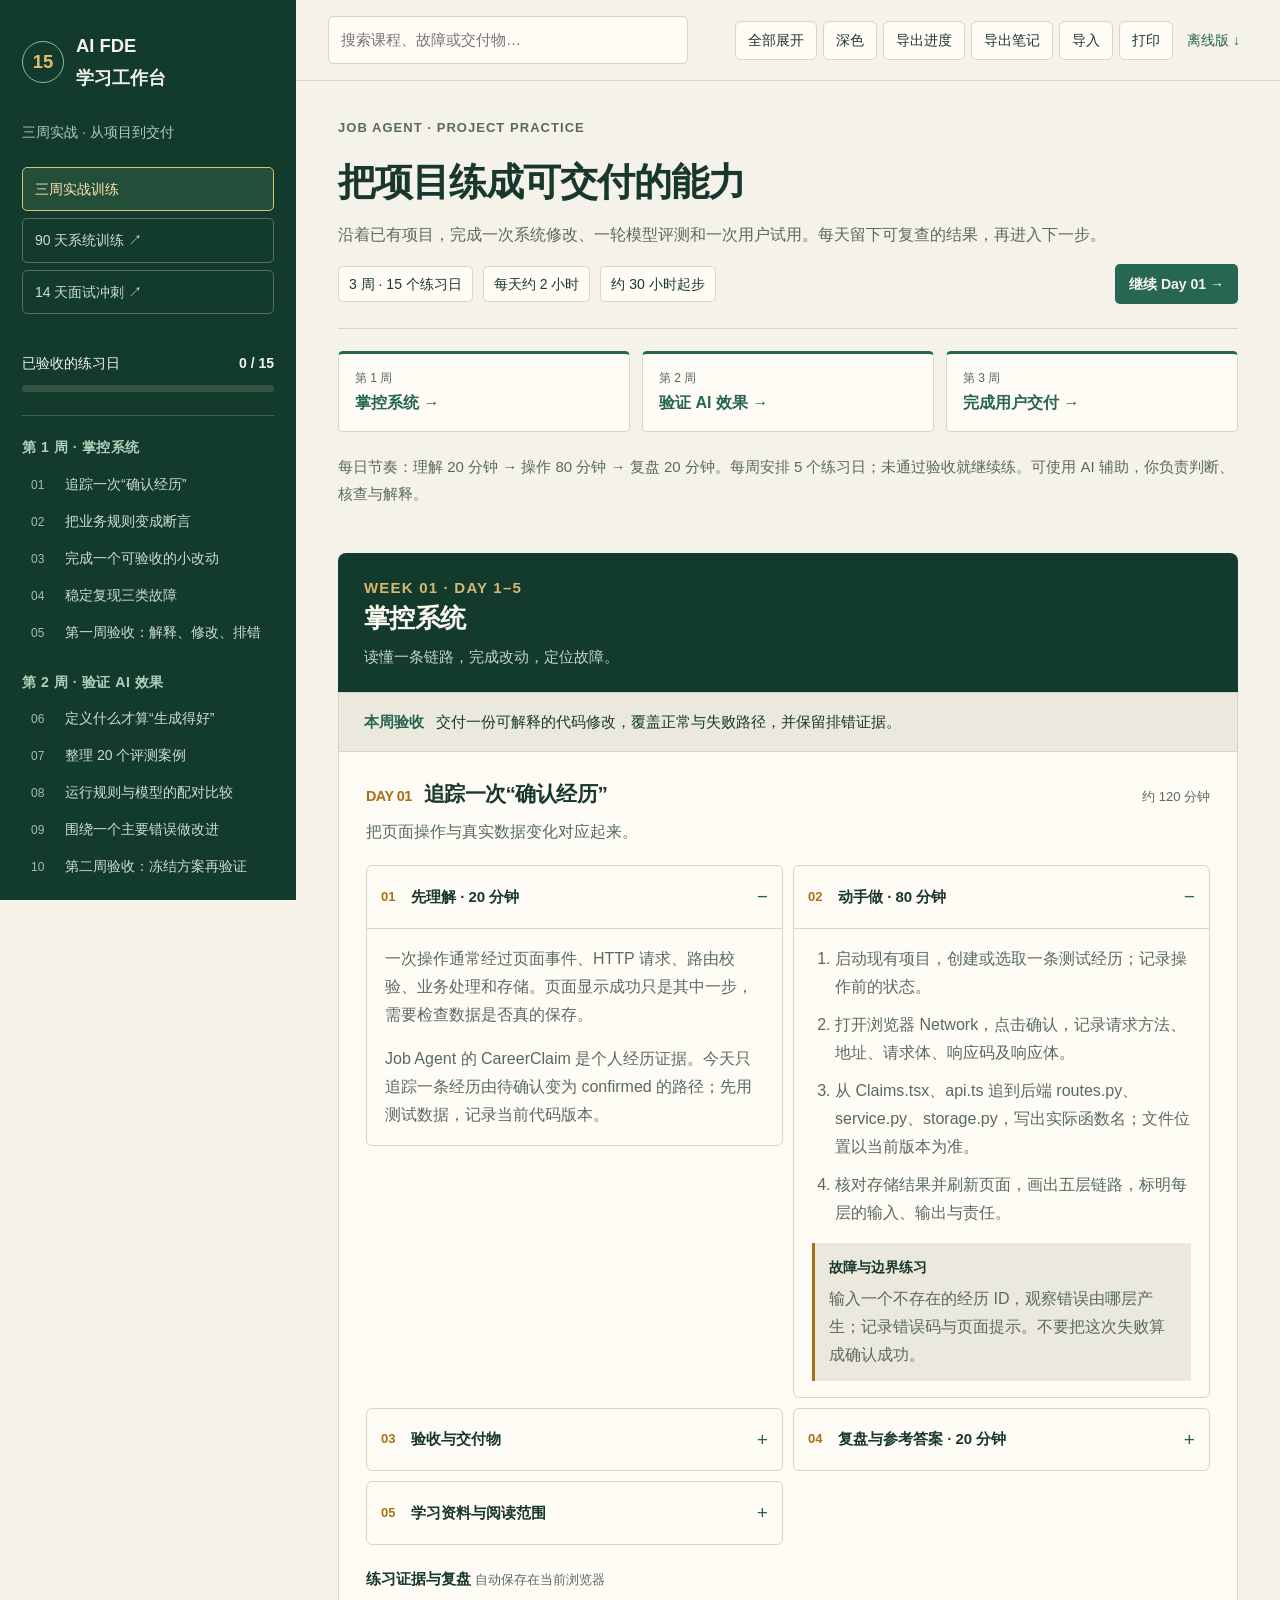
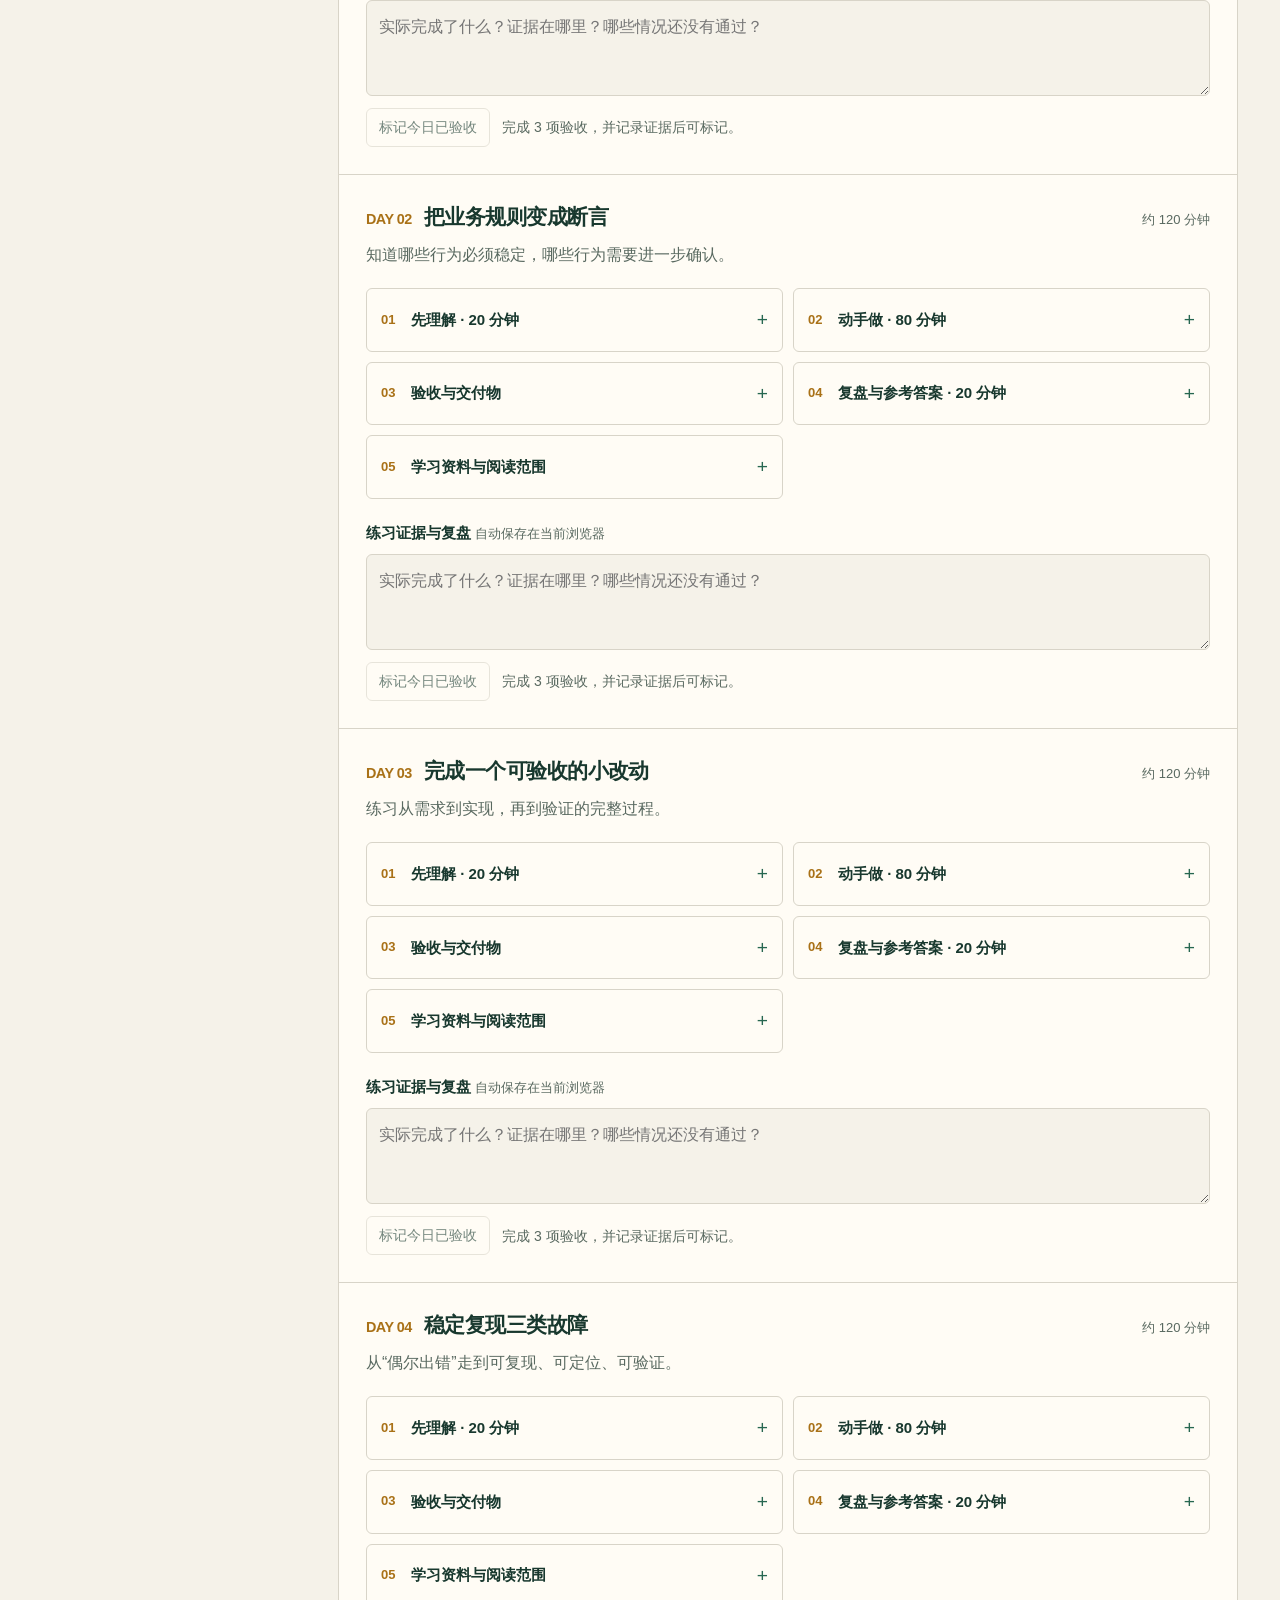
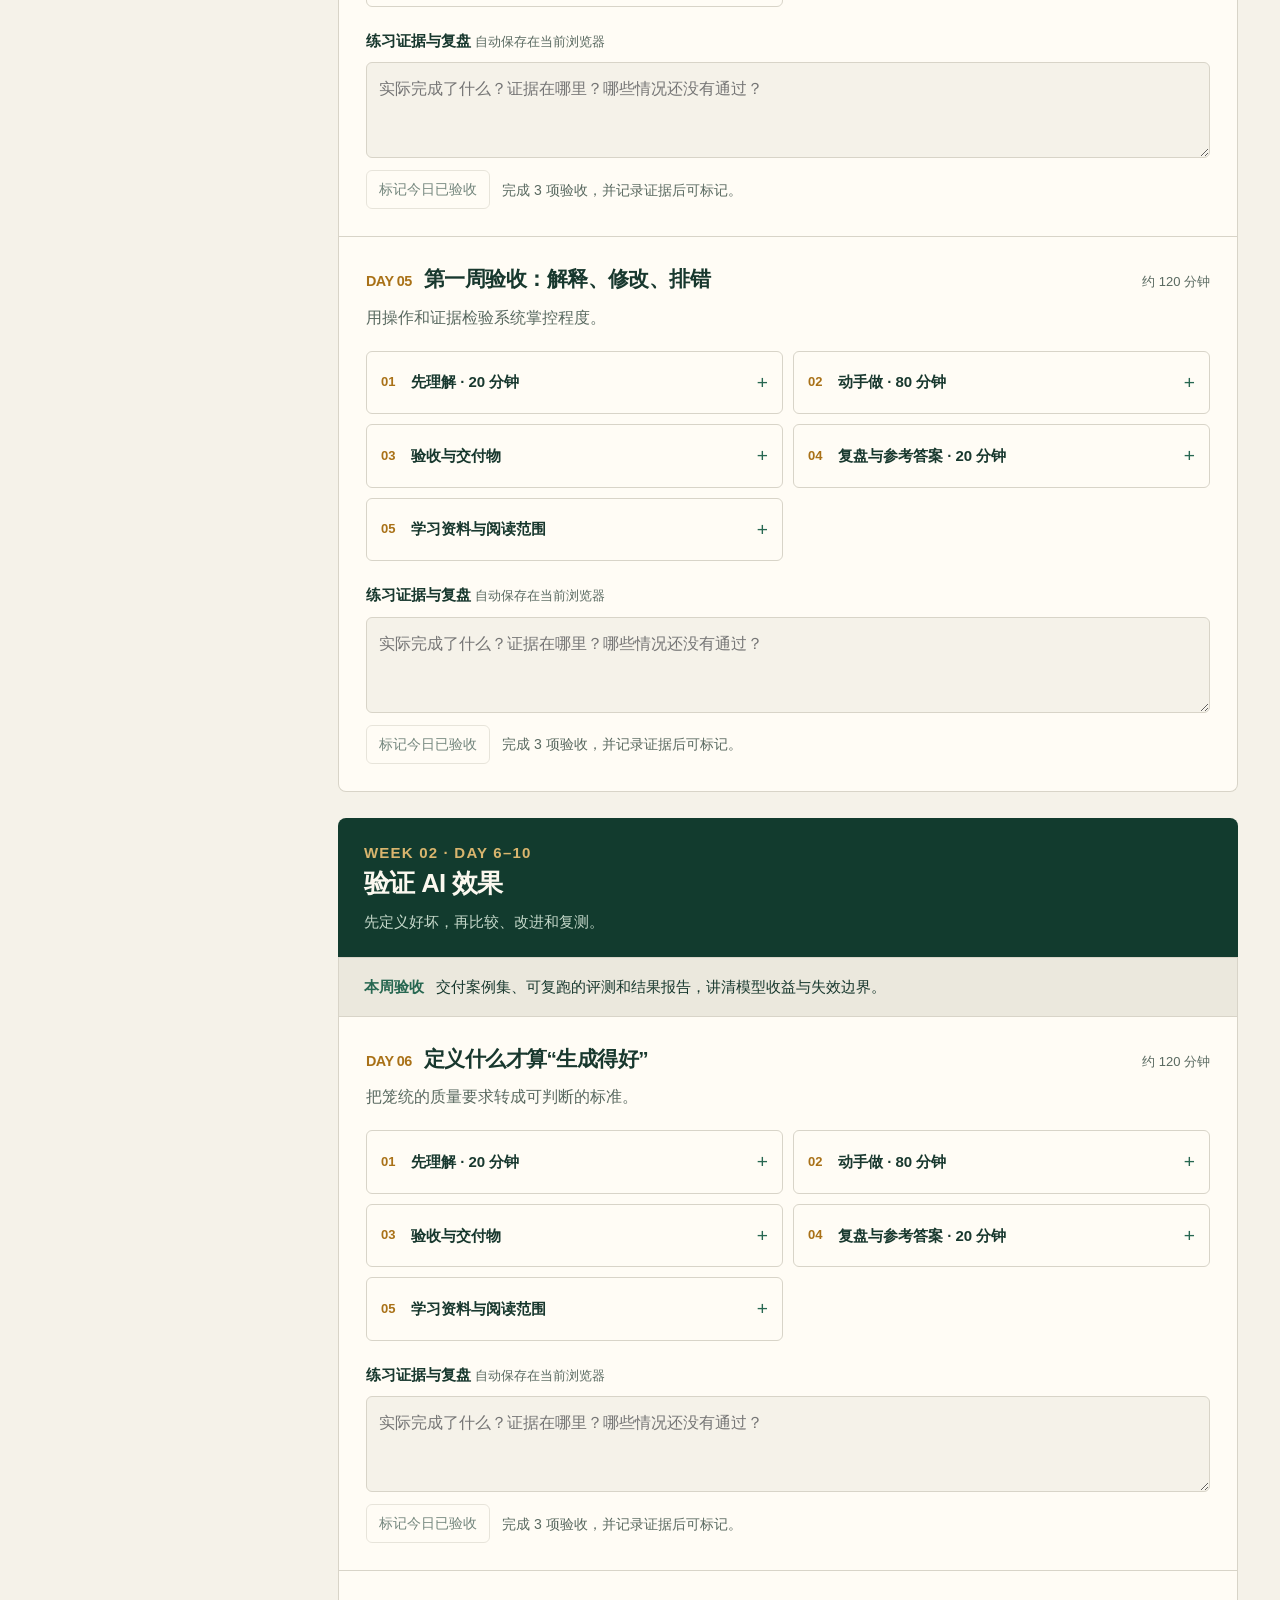
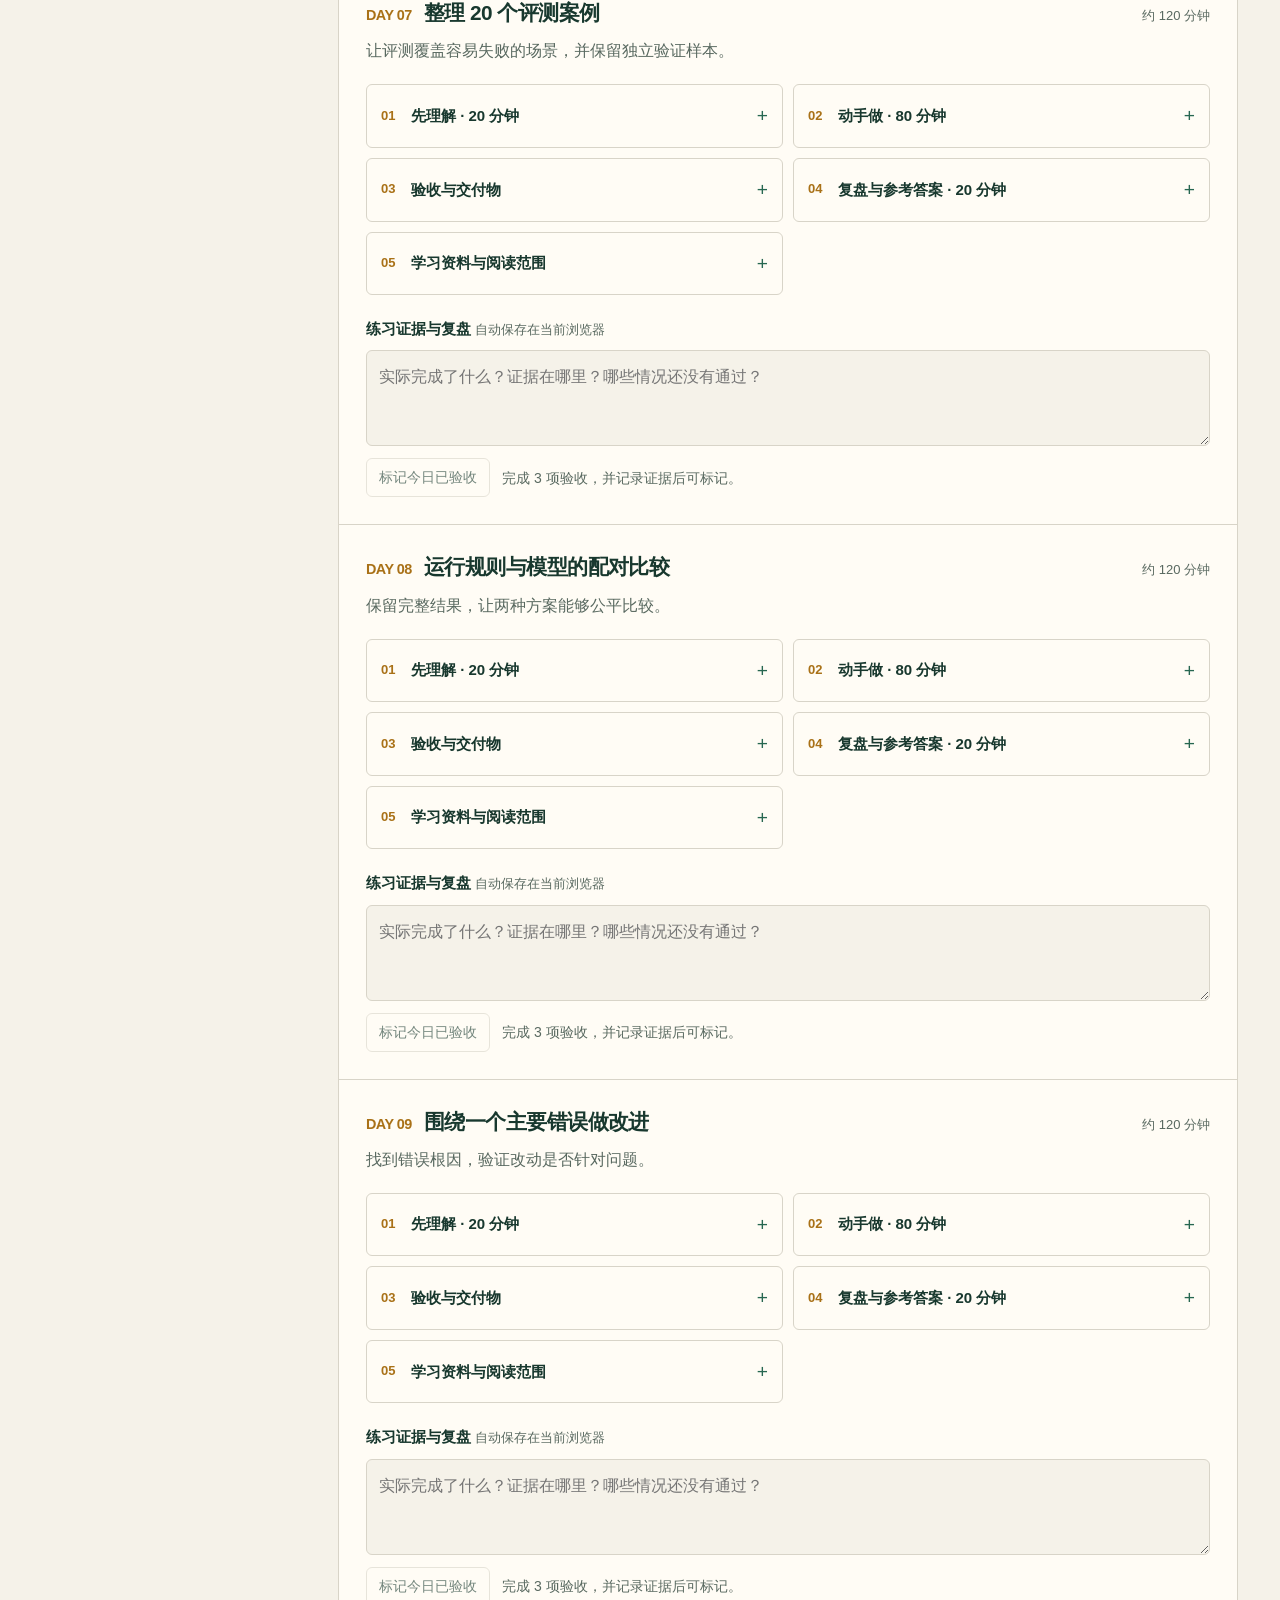
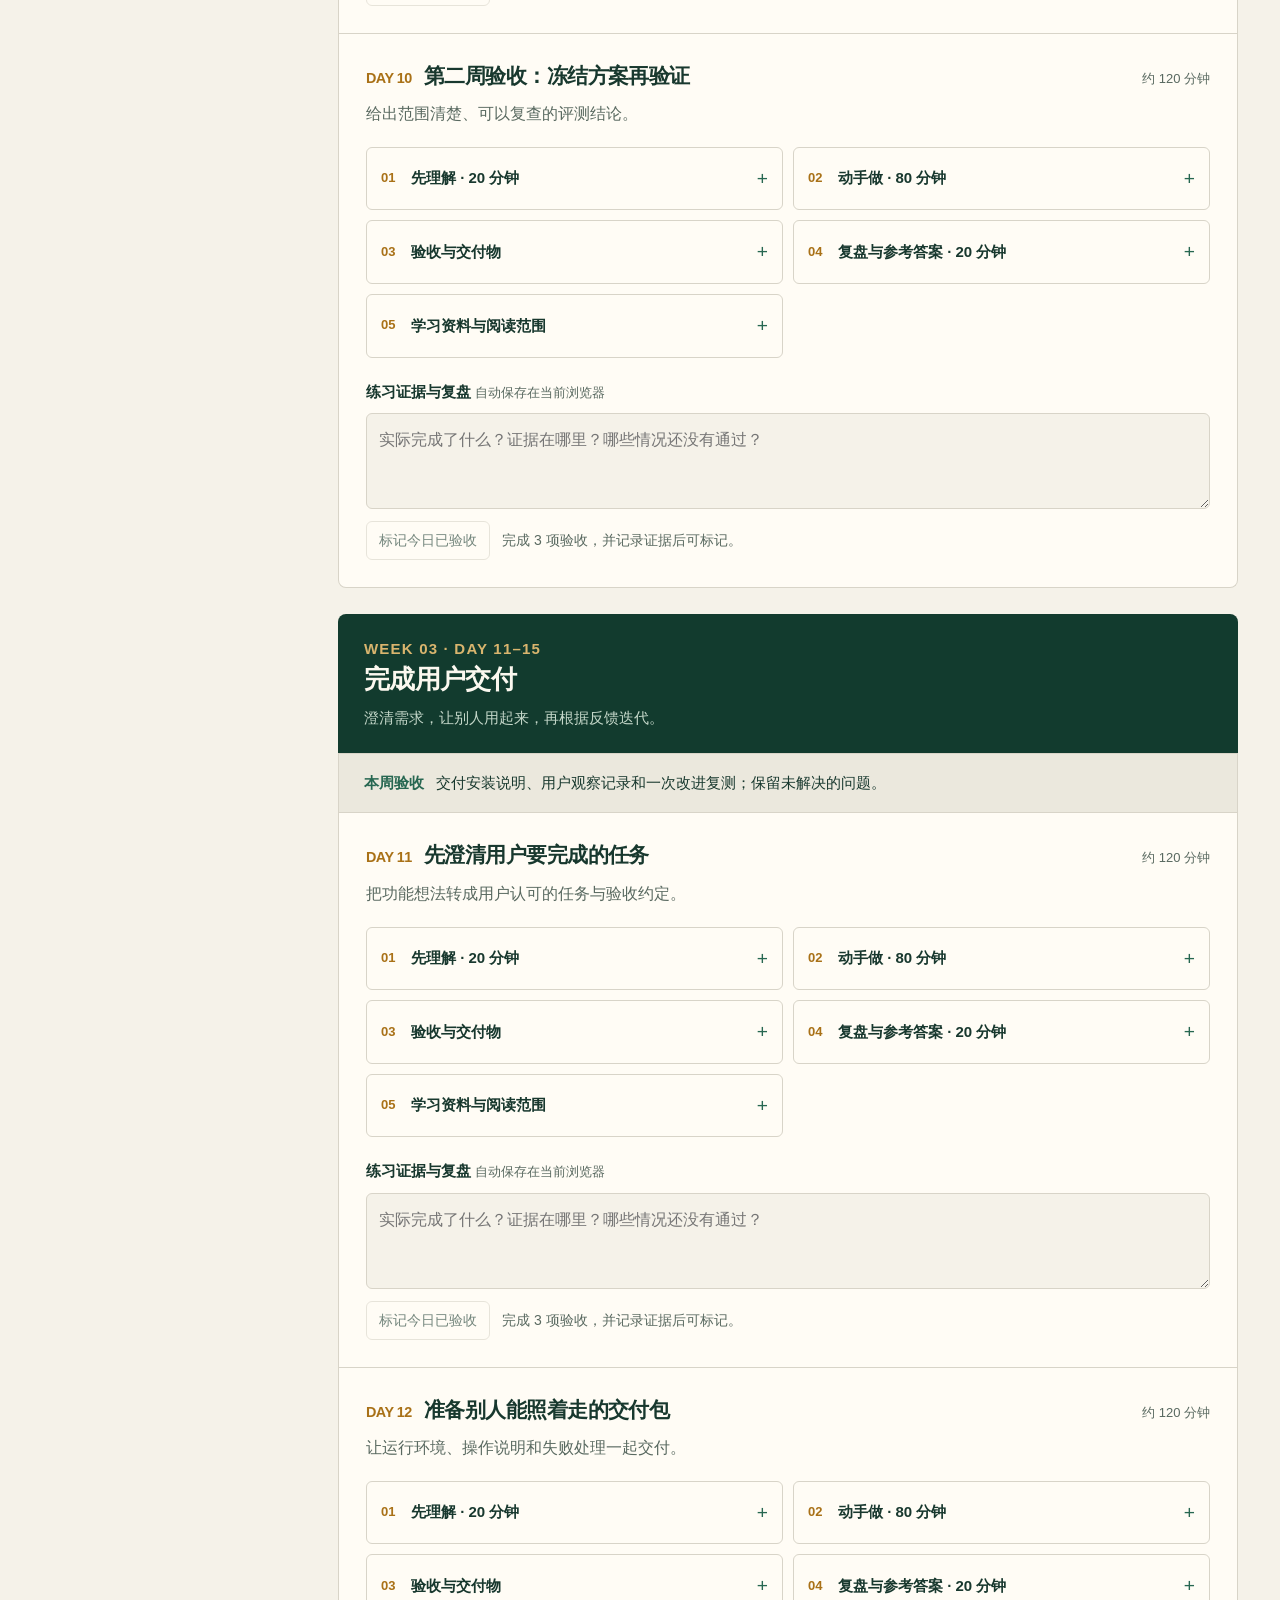
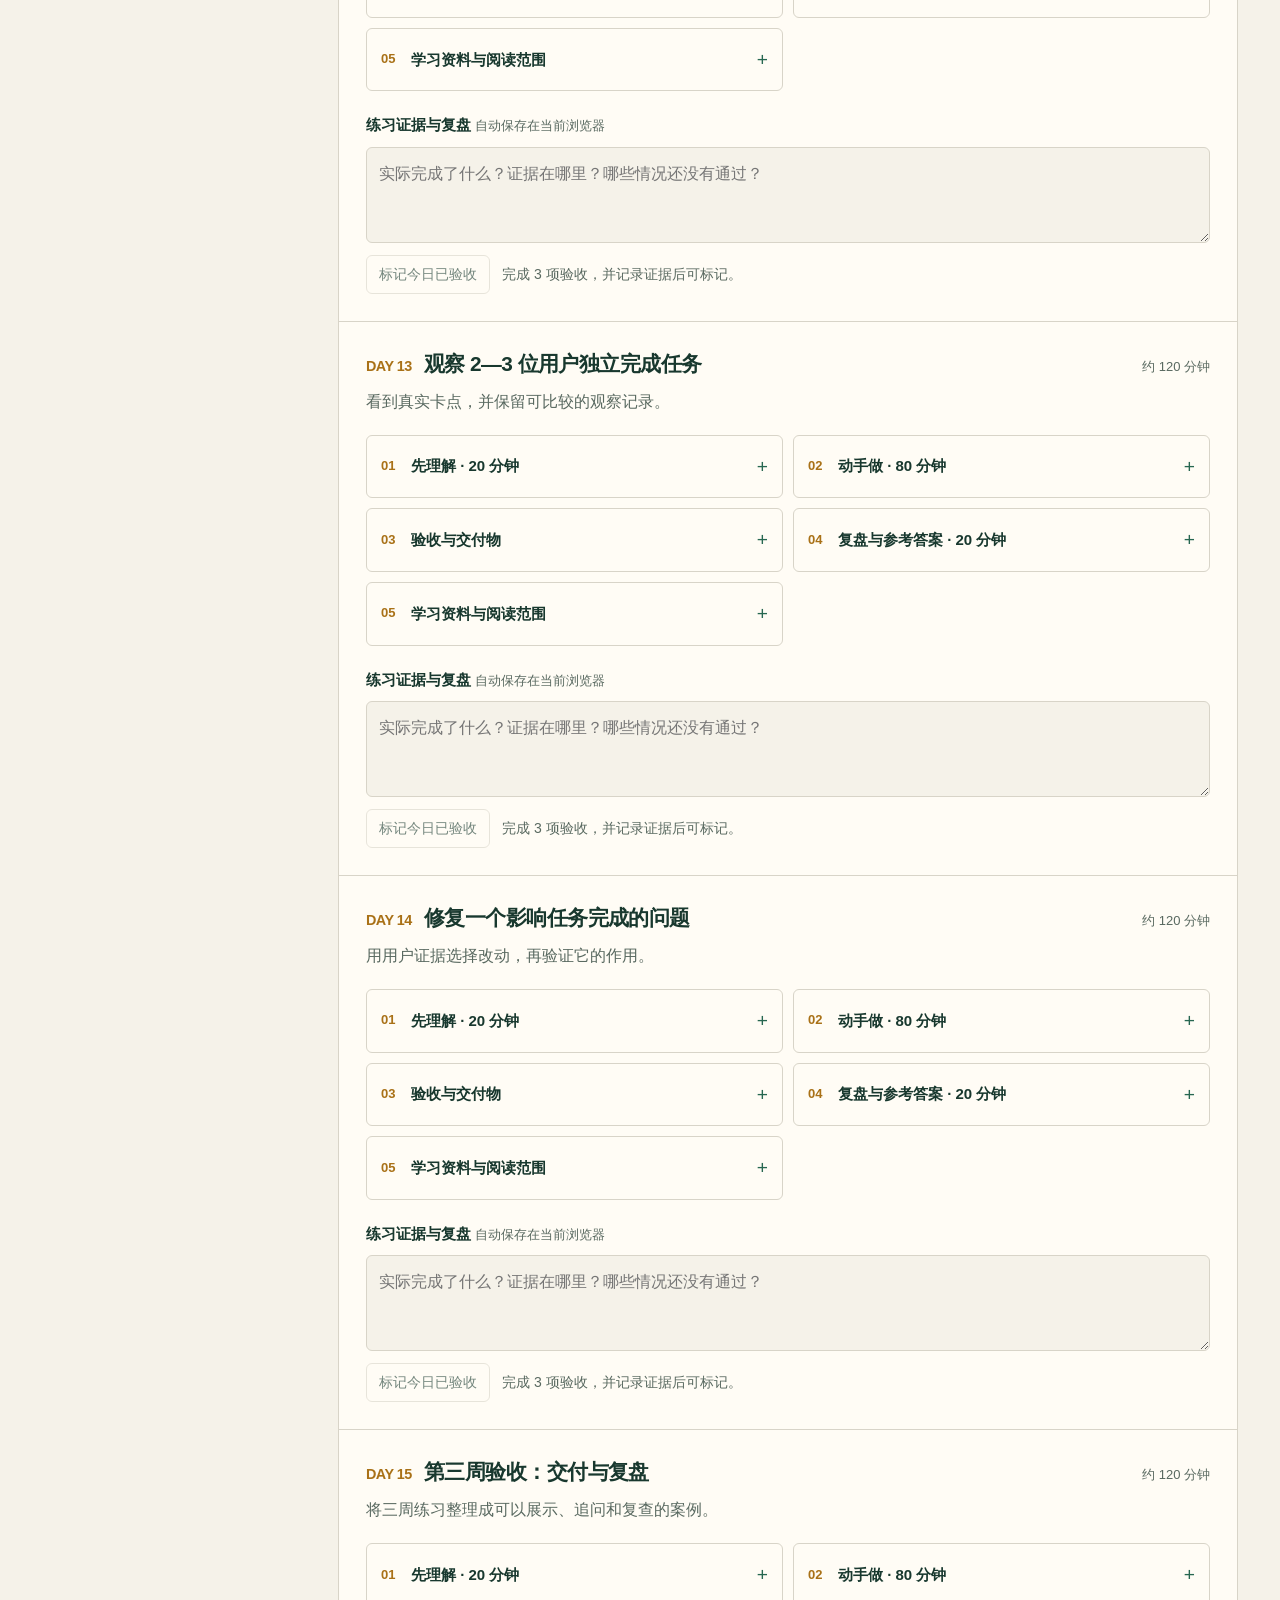
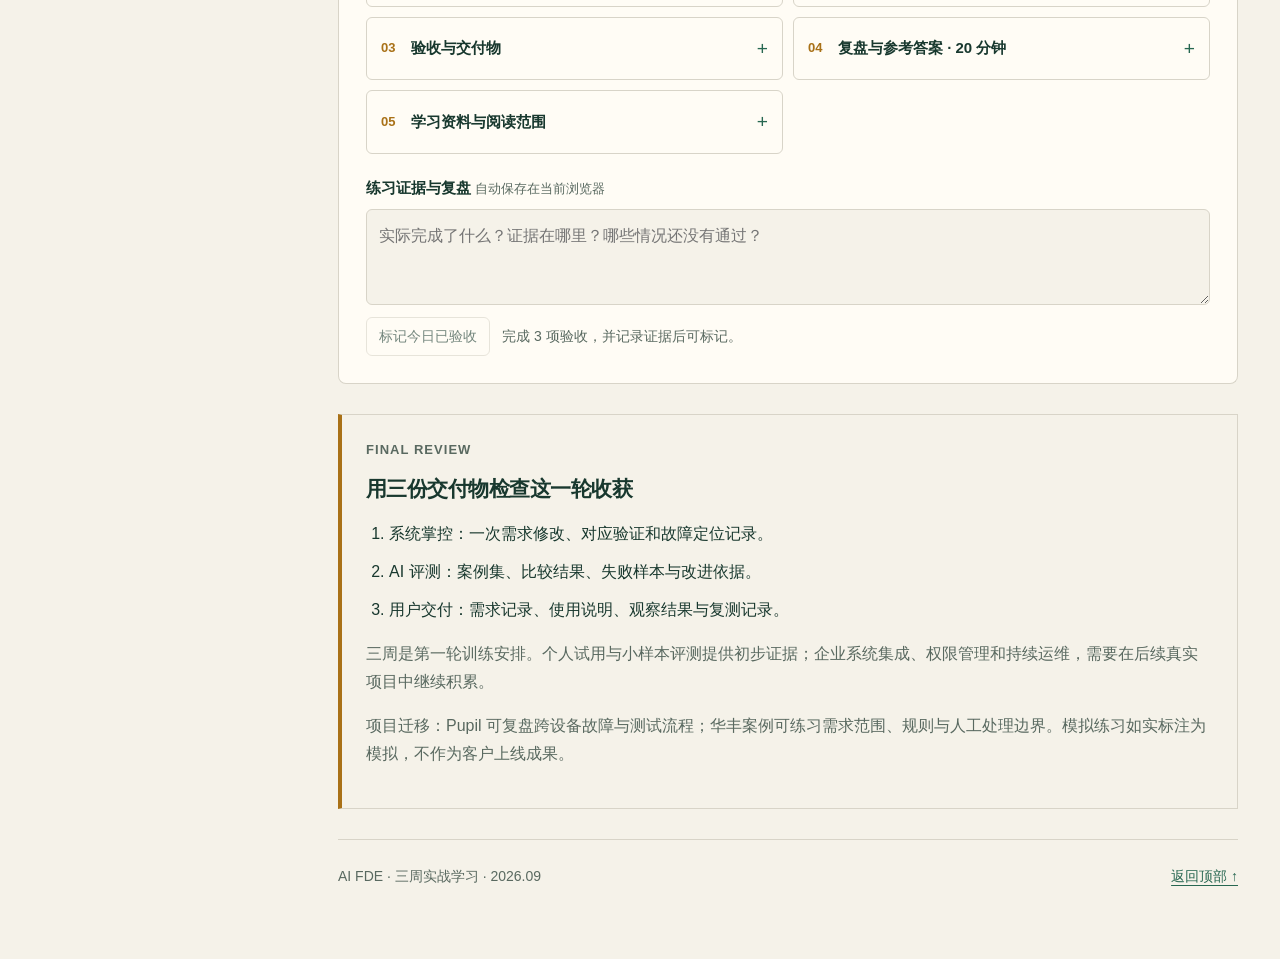
<file: fde-practice/index.html>
<!doctype html>
<html lang="zh-CN"><head><meta charset="utf-8"><meta name="viewport" content="width=device-width,initial-scale=1"><meta name="color-scheme" content="light dark"><meta name="description" content="围绕 Job Agent 的 AI FDE 三周实战学习：系统修改与排错、模型效果评测、用户试用交付。15 个练习日，支持本地进度与笔记导出。"><meta http-equiv="Content-Security-Policy" content="default-src 'none'; connect-src 'none'; script-src 'unsafe-inline'; style-src 'unsafe-inline'; img-src data: blob:; font-src 'none'; object-src 'none'; base-uri 'none'; form-action 'none'"><title>AI FDE 三周实战 · 学习工作台</title><style>:root{font-family:-apple-system,BlinkMacSystemFont,"Segoe UI","PingFang SC","Microsoft YaHei",sans-serif;font-size:16px;color-scheme:light;--paper:#f5f2e9;--surface:#fffcf5;--ink:#18382e;--muted:#596960;--line:#d8d4c8;--green:#276751;--gold:#a97117;--soft:#ebe8dd;--side:296px;--toolbar:86px}
*{box-sizing:border-box}body{margin:0;background:var(--paper);color:var(--ink);line-height:1.75}body[data-theme=dark]{color-scheme:dark;--paper:#101c17;--surface:#17261f;--ink:#e9efe9;--muted:#b1c2b6;--line:#384b3f;--green:#9ed8bc;--gold:#e9bc68;--soft:#21342a}button,input,textarea{font:inherit}button,a{-webkit-tap-highlight-color:transparent}a{color:var(--green);text-underline-offset:4px}button{cursor:pointer}button:disabled{cursor:not-allowed;opacity:.6}button,input,textarea{border:1px solid var(--line);border-radius:6px;background:var(--surface);color:var(--ink)}button{padding:8px 12px;font-size:.875rem;line-height:1.5}button:hover{border-color:var(--green)}:focus-visible{outline:3px solid var(--gold);outline-offset:4px}h1,h2,h3,p{margin-top:0}h1,h2,h3{line-height:1.4;letter-spacing:-.025em}h1{font-size:clamp(1.8rem,3vw,2.7rem);margin-bottom:12px}h2{font-size:1.6rem}h3{font-size:1.3rem}ul,ol{padding-left:23px}li+li{margin-top:10px}[hidden]{display:none!important}.skip{position:fixed;left:12px;top:-100px;z-index:100;background:var(--surface);padding:12px}.skip:focus{top:12px}.layout{display:grid;grid-template-columns:var(--side) minmax(0,1fr)}.sidebar{position:sticky;top:0;height:100vh;height:100dvh;overflow:auto;background:#123b2e;color:#f5f2e9;padding:30px 22px;scrollbar-width:thin}.brand{display:flex;align-items:center;gap:12px;margin-bottom:26px;font-weight:650;font-size:1.15rem}.brand i{display:grid;place-items:center;font-style:normal;border:1px solid #8eb89e;width:42px;height:42px;border-radius:50%;color:#e5bd72}.sidebar .muted{color:#b5caba;font-size:.875rem}.sidebar a{color:#cfddcf}.course-links{display:grid;gap:7px;margin:22px 0}.course-links a{padding:9px 12px;border:1px solid #567263;border-radius:5px;text-decoration:none;font-size:.875rem}.course-links .active{border-color:#e5bd72;color:#ffe5af;background:#224e3a}.side-progress{padding:15px 0 23px;border-bottom:1px solid #476351;margin-bottom:20px}.progress-caption{display:flex;justify-content:space-between;font-size:.875rem;margin-bottom:9px}progress{width:100%;height:7px;display:block;border:0;border-radius:5px;overflow:hidden;background:#355443;accent-color:#e5bd72}progress::-webkit-progress-bar{background:#355443}progress::-webkit-progress-value{background:#e5bd72}.nav-group{margin:22px 0}.nav-group h2{font-size:.875rem;color:#afd1ba;letter-spacing:.04em;margin-bottom:8px}.nav-group a{display:flex;gap:10px;align-items:baseline;padding:8px 9px;text-decoration:none;border-radius:5px;font-size:.875rem;line-height:1.5}.nav-group a:hover,.nav-group a[aria-current=true]{background:#2a563f;color:#fff}.nav-group a.done{color:#e5bd72}.nav-group a span:first-child{font-size:.75rem;min-width:24px;opacity:.8}.sidebar-foot{border-top:1px solid #476351;padding-top:20px}.main{min-width:0}.toolbar{position:sticky;top:0;z-index:10;background:var(--paper);border-bottom:1px solid var(--line);padding:16px 32px;display:flex;gap:14px;flex-wrap:wrap;align-items:center;justify-content:space-between}.search{flex:1;min-width:160px;max-width:360px}.search input{width:100%;padding:10px 12px;font-size:.9375rem}.tools{display:flex;gap:6px;flex-wrap:wrap;align-items:center}.tools a{font-size:.875rem;padding:8px;text-decoration:none}.content{max-width:1152px;margin:auto;padding:32px 42px 70px}.intro{padding:4px 0 24px;border-bottom:1px solid var(--line)}.eyebrow{color:var(--green);font-size:.8125rem;font-weight:700;letter-spacing:.08em;margin:0 0 12px}.intro p{max-width:790px;color:var(--muted);margin-bottom:15px}.plan-row{display:flex;gap:10px;flex-wrap:wrap;align-items:center}.pill{font-size:.875rem;border:1px solid var(--line);border-radius:5px;padding:5px 10px;background:var(--surface)}.continue{margin-left:auto;background:var(--green);color:var(--paper);text-decoration:none;padding:8px 14px;border-radius:5px;font-size:.875rem;font-weight:650}.week-strip{display:grid;grid-template-columns:repeat(3,1fr);gap:12px;margin:22px 0}.week-strip a{padding:14px 16px;border:1px solid var(--line);border-top:3px solid var(--green);border-radius:5px;text-decoration:none;background:var(--surface)}.week-strip small{display:block;font-size:.75rem;color:var(--muted)}.week-strip b{font-size:1rem}.routine{font-size:.9375rem;color:var(--muted);padding:0 0 20px;margin:0}.week{scroll-margin-top:calc(var(--toolbar) + 16px);margin-top:26px}.week-head{padding:22px 26px;background:#123b2e;color:#fbf8ef;border-radius:8px 8px 0 0}.week-head .eyebrow{color:#d9b56e}.week-head h2{margin:0 0 7px}.week-head p{margin:0;color:#c4d7c9;font-size:.9375rem}.week-gate{padding:16px 25px;background:var(--soft);border:1px solid var(--line);font-size:.9375rem}.week-gate strong{color:var(--green);margin-right:12px}.day{border:1px solid var(--line);border-top:0;background:var(--surface);padding:27px;scroll-margin-top:calc(var(--toolbar) + 16px)}.day:last-child{border-radius:0 0 8px 8px}.day-title{display:flex;align-items:baseline;justify-content:space-between;gap:16px}.day-title h3{margin-bottom:10px}.day-title .day-number{color:var(--gold);font-size:.9rem;font-weight:650;margin-right:12px;white-space:nowrap}.time{white-space:nowrap;font-size:.8125rem;color:var(--muted)}.goal{color:var(--muted);font-size:1rem;margin:0 0 19px}.lesson-grid{display:grid;grid-template-columns:repeat(2,minmax(0,1fr));gap:10px;align-items:start}details{border:1px solid var(--line);border-radius:6px;overflow:hidden}summary{font-size:.9375rem;font-weight:650;padding:14px;cursor:pointer;display:flex;align-items:center;gap:10px;list-style:none}summary::-webkit-details-marker{display:none}summary .seq{font-size:.8125rem;color:var(--gold);min-width:20px}summary:after{content:'+';margin-left:auto;color:var(--green);font-size:1.2rem;font-weight:400}details[open] summary:after{content:'−'}details[open] summary{border-bottom:1px solid var(--line)}.detail-body{padding:16px 18px;color:var(--muted);font-size:1rem;overflow-wrap:anywhere}.detail-body p:last-child,.detail-body ul:last-child,.detail-body ol:last-child{margin-bottom:0}.detail-body ul,.detail-body ol{margin-top:0}.callout{border-left:3px solid var(--gold);background:var(--soft);padding:12px 14px;margin-top:16px}.callout b{display:block;color:var(--ink);font-size:.875rem;margin-bottom:5px}.resource{display:block;margin-bottom:16px}.resource p{margin:5px 0 0;font-size:.875rem}.check-row{display:flex;align-items:start;gap:10px;margin:10px 0}.check-row input{width:19px;height:19px;accent-color:var(--green);flex:none;margin:5px 0 0}.notes{display:block;margin-top:21px;font-size:.9375rem;font-weight:650}.notes textarea{display:block;width:100%;min-height:96px;resize:vertical;padding:12px;margin-top:8px;font-size:1rem;line-height:1.7;font-weight:400;background:var(--paper)}.notes-hint{font-weight:400;color:var(--muted);font-size:.8125rem}.day-actions{display:flex;flex-wrap:wrap;align-items:center;gap:12px;margin-top:12px}.day-actions .completion[aria-pressed=true]{background:var(--green);color:var(--paper);border-color:var(--green)}.gate-hint{font-size:.875rem;color:var(--muted)}.status{position:fixed;bottom:22px;right:22px;z-index:50;max-width:min(400px,calc(100vw - 44px));padding:12px 16px;background:#123b2e;color:white;box-shadow:0 3px 20px #0003;border-radius:6px;font-size:.9375rem}.warning{margin:18px 32px 0;border-left:4px solid #aa6516;background:var(--soft);padding:12px 16px;font-size:.9375rem}.empty{padding:40px 0;color:var(--muted)}.wrap-up{margin:30px 0 0;padding:24px;border:1px solid var(--line);border-left:4px solid var(--gold)}.wrap-up h2{font-size:1.3rem}.wrap-up p{color:var(--muted)}footer{padding:24px 0 0;border-top:1px solid var(--line);margin-top:30px;color:var(--muted);font-size:.875rem;display:flex;justify-content:space-between;gap:16px}.mobile-menu,.close-menu,.scrim{display:none}.reading-line{position:fixed;top:0;left:var(--side);height:3px;width:calc((100% - var(--side)) * var(--read,0));background:var(--gold);z-index:30}
@media(max-width:1120px){:root{--side:258px}.sidebar{padding:24px 16px}.content{padding:26px}.toolbar{padding:12px 26px}.lesson-grid{grid-template-columns:1fr}.continue{margin-left:0}}
@media(max-width:760px){:root{--side:0px}.layout{display:block}.sidebar{position:fixed;left:0;width:min(340px,90vw);z-index:40;transform:translateX(-105%);transition:transform .15s}.sidebar.open{transform:none}.close-menu{display:block;position:absolute;right:12px;top:24px;background:none;color:white;border-color:#6c9278}.scrim.show{display:block;position:fixed;inset:0;z-index:35;background:#0007;border:0;border-radius:0}.mobile-menu{display:block;flex:none}.toolbar{padding:12px 16px;gap:8px}.tools{width:100%;gap:5px}.tools button,.tools a{padding:7px 9px}.search{max-width:none}.content{padding:24px 16px}.week-strip{gap:7px}.week-strip a{padding:11px 9px}.week-strip b{font-size:.875rem}.day{padding:22px 16px}.week-head{padding:22px 18px}.week-gate{padding:16px 18px}.day-title{display:block}.day-title .time{display:block;margin-bottom:10px}.day-title h3{font-size:1.2rem}.day-number{display:block;margin-bottom:4px}.brand{padding-right:40px}.notes-hint{display:block}.wrap-up{padding:20px}footer{flex-direction:column}}
@media(prefers-reduced-motion:no-preference){html{scroll-behavior:smooth}}
@media print{.sidebar,.toolbar,.reading-line,.status,.warning,.day-actions,.scrim,.continue,.notes-hint,.check-row input{display:none!important}.layout{display:block}.content{max-width:none;padding:0}.week,.day{scroll-margin-top:0}.week{break-before:page}.week:first-of-type{break-before:auto}.day{break-inside:auto}.detail-body{display:block!important}details{break-inside:avoid}.lesson-grid{display:block}details{margin-bottom:10px}.notes textarea{border:0;min-height:4em}.week-head{background:#fff;color:#18382e}.week-head p,.week-head .eyebrow{color:#395848}body,body[data-theme=dark]{--paper:#fff;--surface:#fff;--ink:#18382e;--muted:#385547;--line:#ccc;--green:#276751;--soft:#f3f3f3}}
</style></head>
<body data-theme="light"><a class="skip" href="#content">跳到学习内容</a><div class="reading-line" aria-hidden="true"></div><div class="layout">
<button class="scrim" id="scrim" aria-label="关闭目录" tabindex="-1"></button>
<aside class="sidebar" id="sidebar"><div class="brand"><i>15</i><span>AI FDE<br>学习工作台</span></div><button id="menu-close" class="close-menu" aria-label="关闭目录">×</button><p class="muted">三周实战 · 从项目到交付</p><div class="course-links"><a class="active" href="#content" aria-current="page">三周实战训练</a><a href="https://mu-xin1.github.io/intelligence-agent-os-learning/#/fde-90">90 天系统训练 ↗</a><a href="https://mu-xin1.github.io/intelligence-agent-os-learning/#/fde-14">14 天面试冲刺 ↗</a></div><div class="side-progress"><div class="progress-caption"><span>已验收的练习日</span><strong id="progress-value">0 / 15</strong></div><progress id="progress-bar" max="15" value="0" aria-label="课程验收进度"></progress></div><nav aria-label="每日课程目录"><section class="nav-group"><h2>第 1 周 · 掌控系统</h2><a href="#day-1" data-nav="1"><span>01</span><span>追踪一次“确认经历”</span></a><a href="#day-2" data-nav="2"><span>02</span><span>把业务规则变成断言</span></a><a href="#day-3" data-nav="3"><span>03</span><span>完成一个可验收的小改动</span></a><a href="#day-4" data-nav="4"><span>04</span><span>稳定复现三类故障</span></a><a href="#day-5" data-nav="5"><span>05</span><span>第一周验收：解释、修改、排错</span></a></section><section class="nav-group"><h2>第 2 周 · 验证 AI 效果</h2><a href="#day-6" data-nav="6"><span>06</span><span>定义什么才算“生成得好”</span></a><a href="#day-7" data-nav="7"><span>07</span><span>整理 20 个评测案例</span></a><a href="#day-8" data-nav="8"><span>08</span><span>运行规则与模型的配对比较</span></a><a href="#day-9" data-nav="9"><span>09</span><span>围绕一个主要错误做改进</span></a><a href="#day-10" data-nav="10"><span>10</span><span>第二周验收：冻结方案再验证</span></a></section><section class="nav-group"><h2>第 3 周 · 完成用户交付</h2><a href="#day-11" data-nav="11"><span>11</span><span>先澄清用户要完成的任务</span></a><a href="#day-12" data-nav="12"><span>12</span><span>准备别人能照着走的交付包</span></a><a href="#day-13" data-nav="13"><span>13</span><span>观察 2—3 位用户独立完成任务</span></a><a href="#day-14" data-nav="14"><span>14</span><span>修复一个影响任务完成的问题</span></a><a href="#day-15" data-nav="15"><span>15</span><span>第三周验收：交付与复盘</span></a></section></nav><p class="sidebar-foot muted">进度与笔记只保存在当前浏览器。<br>换设备前，导出进度备份。</p></aside>
<main class="main"><header class="toolbar" id="toolbar"><button id="menu-open" class="mobile-menu" aria-label="打开目录" aria-controls="sidebar" aria-expanded="false">目录</button><label class="search"><input id="search" type="search" aria-label="搜索每日课程" placeholder="搜索课程、故障或交付物…"></label><div class="tools"><button id="expand-all">全部展开</button><button id="theme">深色</button><button id="export-json">导出进度</button><button id="export-md">导出笔记</button><button id="import-trigger">导入</button><input id="import-file" type="file" accept="application/json,.json" hidden><button id="print">打印</button><a href="./AI-FDE-三周实战-离线版.html" download>离线版 ↓</a></div></header>
<div class="warning" id="storage-warning" hidden>当前浏览器无法稳定保存记录，请在关闭前导出进度。</div><div class="status" id="status" role="status" aria-live="polite" hidden></div><div class="content" id="content"><section class="intro"><p class="eyebrow">JOB AGENT · PROJECT PRACTICE</p><h1>把项目练成可交付的能力</h1><p>沿着已有项目，完成一次系统修改、一轮模型评测和一次用户试用。每天留下可复查的结果，再进入下一步。</p><div class="plan-row"><span class="pill">3 周 · 15 个练习日</span><span class="pill">每天约 2 小时</span><span class="pill">约 30 小时起步</span><a id="continue" class="continue" href="#day-1">继续 Day 01 →</a></div></section>
<div class="week-strip"><a href="#week-1"><small>第 1 周</small><b>掌控系统 →</b></a><a href="#week-2"><small>第 2 周</small><b>验证 AI 效果 →</b></a><a href="#week-3"><small>第 3 周</small><b>完成用户交付 →</b></a></div><p class="routine">每日节奏：理解 20 分钟 → 操作 80 分钟 → 复盘 20 分钟。每周安排 5 个练习日；未通过验收就继续练。可使用 AI 辅助，你负责判断、核查与解释。</p><noscript><p class="warning">课程正文可以直接阅读；启用 JavaScript 后可搜索、记录进度和导出笔记。</p></noscript><p id="search-count" role="status" aria-live="polite"></p><p class="empty" id="empty" hidden>没有找到匹配的课程，换个关键词试试。</p><section class="week" id="week-1"><header class="week-head"><p class="eyebrow">WEEK 01 · DAY 1–5</p><h2>掌控系统</h2><p>读懂一条链路，完成改动，定位故障。</p></header><div class="week-gate"><strong>本周验收</strong>交付一份可解释的代码修改，覆盖正常与失败路径，并保留排错证据。</div><article class="day" id="day-1" data-day="1">
<header class="day-title"><h3><span class="day-number">DAY 01</span>追踪一次“确认经历”</h3><span class="time">约 120 分钟</span></header>
<p class="goal">把页面操作与真实数据变化对应起来。</p><div class="lesson-grid">
<details open><summary><span class="seq">01</span>先理解 · 20 分钟</summary><div class="detail-body"><p>一次操作通常经过页面事件、HTTP 请求、路由校验、业务处理和存储。页面显示成功只是其中一步，需要检查数据是否真的保存。</p><p>Job Agent 的 CareerClaim 是个人经历证据。今天只追踪一条经历由待确认变为 confirmed 的路径；先用测试数据，记录当前代码版本。</p></div></details>
<details open><summary><span class="seq">02</span>动手做 · 80 分钟</summary><div class="detail-body"><ol><li>启动现有项目，创建或选取一条测试经历；记录操作前的状态。</li><li>打开浏览器 Network，点击确认，记录请求方法、地址、请求体、响应码及响应体。</li><li>从 Claims.tsx、api.ts 追到后端 routes.py、service.py、storage.py，写出实际函数名；文件位置以当前版本为准。</li><li>核对存储结果并刷新页面，画出五层链路，标明每层的输入、输出与责任。</li></ol><div class="callout"><b>故障与边界练习</b>输入一个不存在的经历 ID，观察错误由哪层产生；记录错误码与页面提示。不要把这次失败算成确认成功。</div></div></details>
<details><summary><span class="seq">03</span>验收与交付物</summary><div class="detail-body"><p><strong>今日交付：</strong>一张链路图＋一条请求/响应记录＋修改前后的状态记录。</p><label class="check-row"><input type="checkbox" data-check="0" aria-label="Day 1 验收 1：链路图对应真实请求与代码位置。"><span>链路图对应真实请求与代码位置。</span></label><label class="check-row"><input type="checkbox" data-check="1" aria-label="Day 1 验收 2：能指出数据库中哪个字段发生变化。"><span>能指出数据库中哪个字段发生变化。</span></label><label class="check-row"><input type="checkbox" data-check="2" aria-label="Day 1 验收 3：刷新后状态与存储结果一致。"><span>刷新后状态与存储结果一致。</span></label></div></details>
<details><summary><span class="seq">04</span>复盘与参考答案 · 20 分钟</summary><div class="detail-body"><p><strong>接口返回成功，但刷新后状态没变化，应先查什么？</strong></p><p>先比对请求中的 workspace 和经历 ID、实际响应体与数据库记录，再检查事务提交、读取路径和前端缓存。按证据逐层缩小范围，不能仅凭成功提示判断。</p><div class="callout"><b>先自己回答，再核对</b>记录今天的判断、证据、未解决问题，以及下次怎样验证。</div></div></details>
<details><summary><span class="seq">05</span>学习资料与阅读范围</summary><div class="detail-body"><div class="resource"><a href="https://fastapi.tiangolo.com/tutorial/testing/" target="_blank" rel="noopener noreferrer">FastAPI：接口测试 ↗</a><p>看 TestClient 与断言示例，照着验证一个真实接口。</p></div></div></details>
</div><label class="notes" for="note-1">练习证据与复盘 <span class="notes-hint">自动保存在当前浏览器</span><textarea id="note-1" maxlength="20000" placeholder="实际完成了什么？证据在哪里？哪些情况还没有通过？"></textarea></label>
<div class="day-actions"><button class="completion" type="button" aria-pressed="false" disabled>标记今日已验收</button><span class="gate-hint">完成 3 项验收，并记录证据后可标记。</span></div></article><article class="day" id="day-2" data-day="2">
<header class="day-title"><h3><span class="day-number">DAY 02</span>把业务规则变成断言</h3><span class="time">约 120 分钟</span></header>
<p class="goal">知道哪些行为必须稳定，哪些行为需要进一步确认。</p><div class="lesson-grid">
<details><summary><span class="seq">01</span>先理解 · 20 分钟</summary><div class="detail-body"><p>断言是明确的预期，例如“未确认的经历不能被选作已确认事实”。断言应来自业务约束，再去核对实现。</p><p>幂等意味着同一操作重复执行时，不应产生意外的额外业务效果。状态、版本号与下游更新是否应该变化，需要分别定义。</p></div></details>
<details><summary><span class="seq">02</span>动手做 · 80 分钟</summary><div class="detail-body"><ol><li>沿用昨天的测试数据，写出确认、重复确认、撤销确认三种预期。</li><li>检查确认状态如何影响岗位匹配、证据选择和已有材料；区分已有材料与重新生成的材料。</li><li>使用现有测试结构，为正常路径与非法输入补充必要断言；若已覆盖，解释现有断言。</li><li>运行相关测试并检查数据，记录任何“文档预期与实现不一致”的地方。</li></ol><div class="callout"><b>故障与边界练习</b>撤销一条经历的确认状态后再生成材料，检查是否仍引用它。若旧材料仍保留引用，明确历史留存与新生成的规则。</div></div></details>
<details><summary><span class="seq">03</span>验收与交付物</summary><div class="detail-body"><p><strong>今日交付：</strong>一张规则表＋相关测试结果＋尚未确定的行为清单。</p><label class="check-row"><input type="checkbox" data-check="0" aria-label="Day 2 验收 1：三种操作都有明确预期和实际结果。"><span>三种操作都有明确预期和实际结果。</span></label><label class="check-row"><input type="checkbox" data-check="1" aria-label="Day 2 验收 2：至少一项断言能捕获真实业务错误。"><span>至少一项断言能捕获真实业务错误。</span></label><label class="check-row"><input type="checkbox" data-check="2" aria-label="Day 2 验收 3：能解释经历状态对下游功能的影响。"><span>能解释经历状态对下游功能的影响。</span></label></div></details>
<details><summary><span class="seq">04</span>复盘与参考答案 · 20 分钟</summary><div class="detail-body"><p><strong>为什么测试通过还不能证明需求已经满足？</strong></p><p>测试只检查写进断言的预期。如果遗漏了撤销确认后的材料生成，或把错误行为写成预期，绿色结果仍可能掩盖业务问题。</p><div class="callout"><b>先自己回答，再核对</b>记录今天的判断、证据、未解决问题，以及下次怎样验证。</div></div></details>
<details><summary><span class="seq">05</span>学习资料与阅读范围</summary><div class="detail-body"><div class="resource"><a href="https://fastapi.tiangolo.com/tutorial/testing/" target="_blank" rel="noopener noreferrer">FastAPI：接口测试 ↗</a><p>看 TestClient 与断言示例，照着验证一个真实接口。</p></div></div></details>
</div><label class="notes" for="note-2">练习证据与复盘 <span class="notes-hint">自动保存在当前浏览器</span><textarea id="note-2" maxlength="20000" placeholder="实际完成了什么？证据在哪里？哪些情况还没有通过？"></textarea></label>
<div class="day-actions"><button class="completion" type="button" aria-pressed="false" disabled>标记今日已验收</button><span class="gate-hint">完成 3 项验收，并记录证据后可标记。</span></div></article><article class="day" id="day-3" data-day="3">
<header class="day-title"><h3><span class="day-number">DAY 03</span>完成一个可验收的小改动</h3><span class="time">约 120 分钟</span></header>
<p class="goal">练习从需求到实现，再到验证的完整过程。</p><div class="lesson-grid">
<details><summary><span class="seq">01</span>先理解 · 20 分钟</summary><div class="detail-body"><p>先写触发条件、期望行为与失败处理，再决定修改哪些层。小需求也需要让用户能判断结果。</p><p>本次建议检查材料生成来源：规则生成、模型润色、模型异常后回退。若当前版本已经具备，补齐缺失的提示或失败场景验证。</p></div></details>
<details><summary><span class="seq">02</span>动手做 · 80 分钟</summary><div class="detail-body"><ol><li>写一张需求卡：用户什么时候需要知道来源，界面显示什么，失败时保留什么。</li><li>列出需要修改的接口字段、业务逻辑和显示位置，先让 AI 审查计划。</li><li>实现最小改动，检查新增字段的兼容性；不要为一个提示重构整套架构。</li><li>对规则生成、模型成功、模型失败分别验证，保存差异和结果。</li></ol><div class="callout"><b>故障与边界练习</b>模拟模型失败，检查是否错误显示为模型成功；同时确认回退材料仍可查看。</div></div></details>
<details><summary><span class="seq">03</span>验收与交付物</summary><div class="detail-body"><p><strong>今日交付：</strong>需求卡＋一次代码提交或差异文件＋三种状态的验证记录。</p><label class="check-row"><input type="checkbox" data-check="0" aria-label="Day 3 验收 1：三种结果可被用户区分。"><span>三种结果可被用户区分。</span></label><label class="check-row"><input type="checkbox" data-check="1" aria-label="Day 3 验收 2：模型失败后行为符合事先写下的约定。"><span>模型失败后行为符合事先写下的约定。</span></label><label class="check-row"><input type="checkbox" data-check="2" aria-label="Day 3 验收 3：能逐处解释自己接受的代码修改。"><span>能逐处解释自己接受的代码修改。</span></label></div></details>
<details><summary><span class="seq">04</span>复盘与参考答案 · 20 分钟</summary><div class="detail-body"><p><strong>AI 一次生成了很多代码，怎样判断是否能接受？</strong></p><p>先逐项对照需求，检查接口兼容性、数据写入和失败处理；再运行对应验证。对无法解释或没有必要的改动，继续追问并缩小修改范围。</p><div class="callout"><b>先自己回答，再核对</b>记录今天的判断、证据、未解决问题，以及下次怎样验证。</div></div></details>
<details><summary><span class="seq">05</span>学习资料与阅读范围</summary><div class="detail-body"><div class="resource"><a href="https://fastapi.tiangolo.com/tutorial/testing/" target="_blank" rel="noopener noreferrer">FastAPI：接口测试 ↗</a><p>看 TestClient 与断言示例，照着验证一个真实接口。</p></div><div class="resource"><a href="https://docs.pytest.org/en/stable/how-to/monkeypatch.html" target="_blank" rel="noopener noreferrer">pytest：模拟依赖与异常 ↗</a><p>看替换函数及模拟返回对象；用于稳定复现网络异常。</p></div></div></details>
</div><label class="notes" for="note-3">练习证据与复盘 <span class="notes-hint">自动保存在当前浏览器</span><textarea id="note-3" maxlength="20000" placeholder="实际完成了什么？证据在哪里？哪些情况还没有通过？"></textarea></label>
<div class="day-actions"><button class="completion" type="button" aria-pressed="false" disabled>标记今日已验收</button><span class="gate-hint">完成 3 项验收，并记录证据后可标记。</span></div></article><article class="day" id="day-4" data-day="4">
<header class="day-title"><h3><span class="day-number">DAY 04</span>稳定复现三类故障</h3><span class="time">约 120 分钟</span></header>
<p class="goal">从“偶尔出错”走到可复现、可定位、可验证。</p><div class="lesson-grid">
<details><summary><span class="seq">01</span>先理解 · 20 分钟</summary><div class="detail-body"><p>Mock 是用可控替身代替外部依赖。例如让模型接口固定超时，便能重复验证回退逻辑。它验证异常处理，不能评价真实模型质量。</p><p>日志需要帮助连接一次操作的各个阶段：请求、任务、依赖调用、最终状态。避免只留下没有上下文的“失败了”。</p></div></details>
<details><summary><span class="seq">02</span>动手做 · 80 分钟</summary><div class="detail-body"><ol><li>选择模型超时、模型返回格式错误、经历 ID 不存在三种故障，分别写出预期。</li><li>用测试替身或受控输入触发故障，记录触发步骤与最小复现数据。</li><li>沿日志判断失败发生在哪层，核对页面提示、存储状态和回退结果。</li><li>选一个处理不完整的点修复，再运行正常路径与相同故障场景。</li></ol><div class="callout"><b>故障与边界练习</b>移除一条关键日志，尝试重新定位同一故障，判断缺失了什么上下文，再恢复日志。</div></div></details>
<details><summary><span class="seq">03</span>验收与交付物</summary><div class="detail-body"><p><strong>今日交付：</strong>三张故障卡：触发条件、现象、原因、处理、验证结果。</p><label class="check-row"><input type="checkbox" data-check="0" aria-label="Day 4 验收 1：每类故障都能重复触发。"><span>每类故障都能重复触发。</span></label><label class="check-row"><input type="checkbox" data-check="1" aria-label="Day 4 验收 2：能够从日志定位到具体处理环节。"><span>能够从日志定位到具体处理环节。</span></label><label class="check-row"><input type="checkbox" data-check="2" aria-label="Day 4 验收 3：修复后失败路径和正常路径都符合约定。"><span>修复后失败路径和正常路径都符合约定。</span></label></div></details>
<details><summary><span class="seq">04</span>复盘与参考答案 · 20 分钟</summary><div class="detail-body"><p><strong>有重试机制，为什么用户仍可能一直等不到结果？</strong></p><p>重试可能没有上限，某些错误并不可重试，或者任务状态没有正确结束。检查超时、重试条件与次数、最终状态，以及页面如何获知任务结束。</p><div class="callout"><b>先自己回答，再核对</b>记录今天的判断、证据、未解决问题，以及下次怎样验证。</div></div></details>
<details><summary><span class="seq">05</span>学习资料与阅读范围</summary><div class="detail-body"><div class="resource"><a href="https://docs.pytest.org/en/stable/how-to/monkeypatch.html" target="_blank" rel="noopener noreferrer">pytest：模拟依赖与异常 ↗</a><p>看替换函数及模拟返回对象；用于稳定复现网络异常。</p></div></div></details>
</div><label class="notes" for="note-4">练习证据与复盘 <span class="notes-hint">自动保存在当前浏览器</span><textarea id="note-4" maxlength="20000" placeholder="实际完成了什么？证据在哪里？哪些情况还没有通过？"></textarea></label>
<div class="day-actions"><button class="completion" type="button" aria-pressed="false" disabled>标记今日已验收</button><span class="gate-hint">完成 3 项验收，并记录证据后可标记。</span></div></article><article class="day" id="day-5" data-day="5">
<header class="day-title"><h3><span class="day-number">DAY 05</span>第一周验收：解释、修改、排错</h3><span class="time">约 120 分钟</span></header>
<p class="goal">用操作和证据检验系统掌控程度。</p><div class="lesson-grid">
<details><summary><span class="seq">01</span>先理解 · 20 分钟</summary><div class="detail-body"><p>系统掌控能力可以通过一个受控挑战检验：先解释链路，再处理一个小变更，最后定位一类故障。可以使用 AI，但需要亲自判断和验证。</p><p>复盘关注决策依据：为什么改这里、排除了哪些原因、还有哪些情况没有测。</p></div></details>
<details><summary><span class="seq">02</span>动手做 · 80 分钟</summary><div class="detail-body"><ol><li>用五分钟介绍确认经历与材料生成之间的关系，打开代码指出关键位置。</li><li>请同学或 AI 给出一个范围很小的变更，例如调整回退提示并保留错误原因，先自己规划。</li><li>完成修改或说明现有实现已满足的证据；复跑相关验证。</li><li>把一次排错写成“现象 → 假设 → 证据 → 修复 → 复测”，记录需要继续练的部分。</li></ol><div class="callout"><b>故障与边界练习</b>复现本周最难的故障。如果仍只能照着答案操作，回到对应课程再练一次。</div></div></details>
<details><summary><span class="seq">03</span>验收与交付物</summary><div class="detail-body"><p><strong>今日交付：</strong>第一周交付包：链路图、需求卡、代码差异、测试与排错记录。</p><label class="check-row"><input type="checkbox" data-check="0" aria-label="Day 5 验收 1：可以现场定位关键代码。"><span>可以现场定位关键代码。</span></label><label class="check-row"><input type="checkbox" data-check="1" aria-label="Day 5 验收 2：可以完成一个小变更并说明影响范围。"><span>可以完成一个小变更并说明影响范围。</span></label><label class="check-row"><input type="checkbox" data-check="2" aria-label="Day 5 验收 3：可以用证据解释一次故障及修复。"><span>可以用证据解释一次故障及修复。</span></label></div></details>
<details><summary><span class="seq">04</span>复盘与参考答案 · 20 分钟</summary><div class="detail-body"><p><strong>怎样把这周经历讲成可信的面试案例？</strong></p><p>围绕一个具体触发场景，讲清你的判断和动作，展示改动与复测证据，最后说明尚未覆盖的情况。测试数量可以补充，但不能替代问题与结果。</p><div class="callout"><b>先自己回答，再核对</b>记录今天的判断、证据、未解决问题，以及下次怎样验证。</div></div></details>
<details><summary><span class="seq">05</span>学习资料与阅读范围</summary><div class="detail-body"><p>回到本周自己的代码、操作记录和验证结果。本日以整理证据与实际复测为主。</p></div></details>
</div><label class="notes" for="note-5">练习证据与复盘 <span class="notes-hint">自动保存在当前浏览器</span><textarea id="note-5" maxlength="20000" placeholder="实际完成了什么？证据在哪里？哪些情况还没有通过？"></textarea></label>
<div class="day-actions"><button class="completion" type="button" aria-pressed="false" disabled>标记今日已验收</button><span class="gate-hint">完成 3 项验收，并记录证据后可标记。</span></div></article></section><section class="week" id="week-2"><header class="week-head"><p class="eyebrow">WEEK 02 · DAY 6–10</p><h2>验证 AI 效果</h2><p>先定义好坏，再比较、改进和复测。</p></header><div class="week-gate"><strong>本周验收</strong>交付案例集、可复跑的评测和结果报告，讲清模型收益与失效边界。</div><article class="day" id="day-6" data-day="6">
<header class="day-title"><h3><span class="day-number">DAY 06</span>定义什么才算“生成得好”</h3><span class="time">约 120 分钟</span></header>
<p class="goal">把笼统的质量要求转成可判断的标准。</p><div class="lesson-grid">
<details><summary><span class="seq">01</span>先理解 · 20 分钟</summary><div class="detail-body"><p>规则回归检查确定性的业务行为；模型评测检查真实输入下输出质量与波动。两者都需要，分别记录结果。</p><p>本轮主要问题是：相同岗位与证据下，模型润色是否让材料更贴合岗位、减少人工修改，同时保留事实？引用编号正确只是格式与来源检查的一部分。</p></div></details>
<details><summary><span class="seq">02</span>动手做 · 80 分钟</summary><div class="detail-body"><ol><li>限定评测对象为一段岗位申请材料，固定输入格式：岗位要求、已确认经历、允许使用的事实。</li><li>先写评分表：证据是否相关、事实是否有依据、表达是否可用、运行代价如何。</li><li>用 3 个开发案例试评分。可用性采用 0/1/2：不可用、需大改、仅需小改；每档写一条例子。</li><li>提前定义失败：编造职责或数字算事实错误；超时、格式错误和回退单独计数。记录预期，但不预填结果。</li></ol><div class="callout"><b>故障与边界练习</b>构造“引用编号存在，但文本增加了不存在的业绩数字”的例子。检查评分表是否能明确判错。</div></div></details>
<details><summary><span class="seq">03</span>验收与交付物</summary><div class="detail-body"><p><strong>今日交付：</strong>一页评测方案＋评分表＋3 个试评分案例。</p><label class="check-row"><input type="checkbox" data-check="0" aria-label="Day 6 验收 1：评测问题与输出范围清楚。"><span>评测问题与输出范围清楚。</span></label><label class="check-row"><input type="checkbox" data-check="1" aria-label="Day 6 验收 2：每项评分都有可执行的判断标准。"><span>每项评分都有可执行的判断标准。</span></label><label class="check-row"><input type="checkbox" data-check="2" aria-label="Day 6 验收 3：明确区分引用存在与事实被支持。"><span>明确区分引用存在与事实被支持。</span></label></div></details>
<details><summary><span class="seq">04</span>复盘与参考答案 · 20 分钟</summary><div class="detail-body"><p><strong>材料读起来更专业，是否说明模型更好？</strong></p><p>表达只是一个维度。还要核对事实、岗位相关性和人工修改工作量。如果润色带来了夸大经历，文风改善也不能抵消这个问题。</p><div class="callout"><b>先自己回答，再核对</b>记录今天的判断、证据、未解决问题，以及下次怎样验证。</div></div></details>
<details><summary><span class="seq">05</span>学习资料与阅读范围</summary><div class="detail-body"><div class="resource"><a href="https://developers.openai.com/api/docs/guides/evaluation-best-practices" target="_blank" rel="noopener noreferrer">模型评测：设计原则 ↗</a><p>阅读评测流程与常见误区。学习方法即可，练习可用已有模型接口。</p></div></div></details>
</div><label class="notes" for="note-6">练习证据与复盘 <span class="notes-hint">自动保存在当前浏览器</span><textarea id="note-6" maxlength="20000" placeholder="实际完成了什么？证据在哪里？哪些情况还没有通过？"></textarea></label>
<div class="day-actions"><button class="completion" type="button" aria-pressed="false" disabled>标记今日已验收</button><span class="gate-hint">完成 3 项验收，并记录证据后可标记。</span></div></article><article class="day" id="day-7" data-day="7">
<header class="day-title"><h3><span class="day-number">DAY 07</span>整理 20 个评测案例</h3><span class="time">约 120 分钟</span></header>
<p class="goal">让评测覆盖容易失败的场景，并保留独立验证样本。</p><div class="lesson-grid">
<details><summary><span class="seq">01</span>先理解 · 20 分钟</summary><div class="detail-body"><p>每个案例需要可核查的参照：输入、相关证据 ID、允许表达的事实、不允许推断的内容，以及预期行为。参照答案可以是事实清单，无需唯一标准文案。</p><p>开发集用来发现问题与调整方案；留出集用于冻结方案后的验证。相同经历换几个说法的近似样本，应放在同一组，避免泄漏。</p></div></details>
<details><summary><span class="seq">02</span>动手做 · 80 分钟</summary><div class="detail-body"><ol><li>构建 20 个案例，覆盖正常匹配、经历不足、否定表达、中英文术语、数字夸大等情况。优先使用人工可核对的测试材料。</li><li>每条保存 case_id、场景类型、岗位、经历证据、期望证据 ID、允许事实和禁止推断。</li><li>按案例家族分成 12 个开发样本和 8 个留出样本，尽量让两组都包含关键难例；今天的试评分样本归入开发集。</li><li>逐条人工核对事实标签，保存版本和分组，之后不要用留出集反复调提示词。</li></ol><div class="callout"><b>故障与边界练习</b>示例：经历只写“参与供应商协作方案讨论”，模型却写“独立上线供应商平台”。参照应明确禁止推断“独立”和“上线”。</div></div></details>
<details><summary><span class="seq">03</span>验收与交付物</summary><div class="detail-body"><p><strong>今日交付：</strong>20 条案例的 JSONL 或表格＋12/8 分组清单＋标注说明。</p><label class="check-row"><input type="checkbox" data-check="0" aria-label="Day 7 验收 1：20 条案例均有事实依据和预期。"><span>20 条案例均有事实依据和预期。</span></label><label class="check-row"><input type="checkbox" data-check="1" aria-label="Day 7 验收 2：开发集与留出集分组明确，近似样本未跨组。"><span>开发集与留出集分组明确，近似样本未跨组。</span></label><label class="check-row"><input type="checkbox" data-check="2" aria-label="Day 7 验收 3：至少覆盖五类场景，并人工检查标签。"><span>至少覆盖五类场景，并人工检查标签。</span></label></div></details>
<details><summary><span class="seq">04</span>复盘与参考答案 · 20 分钟</summary><div class="detail-body"><p><strong>是否可以让 AI 生成全部案例和标准答案？</strong></p><p>AI 可以协助起草和扩展场景，但人需要核对事实、标签与代表性。模型自己生成并认可自己的答案，可能把同一种错误带入评测标准。</p><div class="callout"><b>先自己回答，再核对</b>记录今天的判断、证据、未解决问题，以及下次怎样验证。</div></div></details>
<details><summary><span class="seq">05</span>学习资料与阅读范围</summary><div class="detail-body"><div class="resource"><a href="https://developers.openai.com/api/docs/guides/evaluation-best-practices" target="_blank" rel="noopener noreferrer">模型评测：设计原则 ↗</a><p>阅读评测流程与常见误区。学习方法即可，练习可用已有模型接口。</p></div></div></details>
</div><label class="notes" for="note-7">练习证据与复盘 <span class="notes-hint">自动保存在当前浏览器</span><textarea id="note-7" maxlength="20000" placeholder="实际完成了什么？证据在哪里？哪些情况还没有通过？"></textarea></label>
<div class="day-actions"><button class="completion" type="button" aria-pressed="false" disabled>标记今日已验收</button><span class="gate-hint">完成 3 项验收，并记录证据后可标记。</span></div></article><article class="day" id="day-8" data-day="8">
<header class="day-title"><h3><span class="day-number">DAY 08</span>运行规则与模型的配对比较</h3><span class="time">约 120 分钟</span></header>
<p class="goal">保留完整结果，让两种方案能够公平比较。</p><div class="lesson-grid">
<details><summary><span class="seq">01</span>先理解 · 20 分钟</summary><div class="detail-body"><p>配对比较意味着同一个案例在两种方案下运行。本轮固定岗位、证据和规则草稿，只改变是否做模型润色；它主要衡量润色的增益。</p><p>证据检索可以先与标注证据单独核对。如果想证明检索策略改善，需要另做固定生成条件的检索对照，不能从润色对比推断。</p></div></details>
<details><summary><span class="seq">02</span>动手做 · 80 分钟</summary><div class="detail-body"><ol><li>写一个批量运行脚本，先跑 12 个开发案例，分别得到规则输出与真实模型润色输出。</li><li>记录 case_id、代码版本、提示词版本、模型配置、检索证据、完整输出、耗时和状态；能获得时记录 Token 用量。</li><li>模型方案每个案例运行两次，给每次运行独立编号；统计时保留重复运行的关联。</li><li>按评分表人工检查输出。超时、格式错误和回退都进入总表，不删除失败样本；费用仅在有真实计价依据时记录。</li></ol><div class="callout"><b>故障与边界练习</b>故意让一次模型调用失败，确认脚本仍保存失败记录并继续后续案例；它不应被计为一次成功的模型润色。</div></div></details>
<details><summary><span class="seq">03</span>验收与交付物</summary><div class="detail-body"><p><strong>今日交付：</strong>批量评测脚本＋逐次运行明细＋初步评分表。</p><label class="check-row"><input type="checkbox" data-check="0" aria-label="Day 8 验收 1：每个开发案例都有两种方案的配对结果。"><span>每个开发案例都有两种方案的配对结果。</span></label><label class="check-row"><input type="checkbox" data-check="1" aria-label="Day 8 验收 2：输出、配置与失败记录可以追溯。"><span>输出、配置与失败记录可以追溯。</span></label><label class="check-row"><input type="checkbox" data-check="2" aria-label="Day 8 验收 3：重复运行、回退与正常成功被分别标记。"><span>重复运行、回退与正常成功被分别标记。</span></label></div></details>
<details><summary><span class="seq">04</span>复盘与参考答案 · 20 分钟</summary><div class="detail-body"><p><strong>模型失败后回退成功，评测中怎么计数？</strong></p><p>系统层面可以记任务有可用结果；模型层面仍应记调用失败并发生回退。分别报告，避免把回退结果包装为模型成功。</p><div class="callout"><b>先自己回答，再核对</b>记录今天的判断、证据、未解决问题，以及下次怎样验证。</div></div></details>
<details><summary><span class="seq">05</span>学习资料与阅读范围</summary><div class="detail-body"><div class="resource"><a href="https://developers.openai.com/api/docs/guides/evaluation-best-practices" target="_blank" rel="noopener noreferrer">模型评测：设计原则 ↗</a><p>阅读评测流程与常见误区。学习方法即可，练习可用已有模型接口。</p></div></div></details>
</div><label class="notes" for="note-8">练习证据与复盘 <span class="notes-hint">自动保存在当前浏览器</span><textarea id="note-8" maxlength="20000" placeholder="实际完成了什么？证据在哪里？哪些情况还没有通过？"></textarea></label>
<div class="day-actions"><button class="completion" type="button" aria-pressed="false" disabled>标记今日已验收</button><span class="gate-hint">完成 3 项验收，并记录证据后可标记。</span></div></article><article class="day" id="day-9" data-day="9">
<header class="day-title"><h3><span class="day-number">DAY 09</span>围绕一个主要错误做改进</h3><span class="time">约 120 分钟</span></header>
<p class="goal">找到错误根因，验证改动是否针对问题。</p><div class="lesson-grid">
<details><summary><span class="seq">01</span>先理解 · 20 分钟</summary><div class="detail-body"><p>材料错误可能来自事实数据、证据选择、提示词、生成或后处理。先定位错误在哪一层引入，再决定改哪里。</p><p>结构校验能检查字段与类型；引用校验能检查来源 ID；事实支持需要进一步核对语义。限制新增数字可帮助减少一类错误，但不能覆盖所有事实夸大。</p></div></details>
<details><summary><span class="seq">02</span>动手做 · 80 分钟</summary><div class="detail-body"><ol><li>把开发集失败按“检索遗漏、事实新增、职责夸大、表达不可用、调用失败”等分类。</li><li>挑一个最影响使用的问题，写出根因假设及对应证据，选一个小改动。</li><li>例如对新增数字做拦截并回退，同时保留“参与被改成主导”的难例，检查规则的能力边界。</li><li>在开发集上重跑改动前后方案，同时运行相关规则回归，记录改善和退化。</li></ol><div class="callout"><b>故障与边界练习</b>加入一个不包含数字的夸大例子，检查数字规则是否漏检；不要把局部防护写成完全防止幻觉。</div></div></details>
<details><summary><span class="seq">03</span>验收与交付物</summary><div class="detail-body"><p><strong>今日交付：</strong>一张错误分类表＋一次针对性改动＋开发集前后比较。</p><label class="check-row"><input type="checkbox" data-check="0" aria-label="Day 9 验收 1：改动对应已观察到的失败类型。"><span>改动对应已观察到的失败类型。</span></label><label class="check-row"><input type="checkbox" data-check="1" aria-label="Day 9 验收 2：有修改前后的配对证据。"><span>有修改前后的配对证据。</span></label><label class="check-row"><input type="checkbox" data-check="2" aria-label="Day 9 验收 3：能指出改动仍然覆盖不了的情况。"><span>能指出改动仍然覆盖不了的情况。</span></label></div></details>
<details><summary><span class="seq">04</span>复盘与参考答案 · 20 分钟</summary><div class="detail-body"><p><strong>是不是加一句“不要编造”就够了？</strong></p><p>这可以作为提示的一部分，但效果必须实测。事实边界还依赖输入证据、输出约束、必要的校验与人工审核；每一层需要明确职责。</p><div class="callout"><b>先自己回答，再核对</b>记录今天的判断、证据、未解决问题，以及下次怎样验证。</div></div></details>
<details><summary><span class="seq">05</span>学习资料与阅读范围</summary><div class="detail-body"><div class="resource"><a href="https://developers.openai.com/api/docs/guides/evaluation-best-practices" target="_blank" rel="noopener noreferrer">模型评测：设计原则 ↗</a><p>阅读评测流程与常见误区。学习方法即可，练习可用已有模型接口。</p></div><div class="resource"><a href="https://docs.pytest.org/en/stable/how-to/monkeypatch.html" target="_blank" rel="noopener noreferrer">pytest：模拟依赖与异常 ↗</a><p>看替换函数及模拟返回对象；用于稳定复现网络异常。</p></div></div></details>
</div><label class="notes" for="note-9">练习证据与复盘 <span class="notes-hint">自动保存在当前浏览器</span><textarea id="note-9" maxlength="20000" placeholder="实际完成了什么？证据在哪里？哪些情况还没有通过？"></textarea></label>
<div class="day-actions"><button class="completion" type="button" aria-pressed="false" disabled>标记今日已验收</button><span class="gate-hint">完成 3 项验收，并记录证据后可标记。</span></div></article><article class="day" id="day-10" data-day="10">
<header class="day-title"><h3><span class="day-number">DAY 10</span>第二周验收：冻结方案再验证</h3><span class="time">约 120 分钟</span></header>
<p class="goal">给出范围清楚、可以复查的评测结论。</p><div class="lesson-grid">
<details><summary><span class="seq">01</span>先理解 · 20 分钟</summary><div class="detail-body"><p>最终验证前冻结提示词、模型配置、代码和评分规则。运行留出样本后如继续调参，这些样本就参与了开发，需要新的独立验证数据。</p><p>小样本报告优先写“几例/共几例”并展示失败案例。重复运行可以揭示波动，但不能被当成更多独立业务样本。</p></div></details>
<details><summary><span class="seq">02</span>动手做 · 80 分钟</summary><div class="detail-body"><ol><li>冻结配置，在 8 个留出案例上运行规则基线和最终模型方案，保留每次模型重复运行结果。</li><li>按既定评分规则核查事实支持、可用性、耗时与失败情况；能请第二位同学抽查时，记录分歧及处理。</li><li>写一页报告：问题、数据、方案、结果、失败、限制；不要把开发集与留出集混成一个提升数字。</li><li>在结论中回答：何时启用模型，何时回退，哪些任务需要人工核对，以及下一批应补哪些案例。</li></ol><div class="callout"><b>故障与边界练习</b>如果留出集效果变差，记录真实结果与可能原因。允许结论是当前模型方案没有足够收益。</div></div></details>
<details><summary><span class="seq">03</span>验收与交付物</summary><div class="detail-body"><p><strong>今日交付：</strong>第二周交付包：评测方案、案例集、运行脚本、明细与一页报告。</p><label class="check-row"><input type="checkbox" data-check="0" aria-label="Day 10 验收 1：报告可追溯到冻结配置与逐条结果。"><span>报告可追溯到冻结配置与逐条结果。</span></label><label class="check-row"><input type="checkbox" data-check="1" aria-label="Day 10 验收 2：成功、失败、回退及小样本限制明确。"><span>成功、失败、回退及小样本限制明确。</span></label><label class="check-row"><input type="checkbox" data-check="2" aria-label="Day 10 验收 3：结论支持实际的模型使用决策。"><span>结论支持实际的模型使用决策。</span></label></div></details>
<details><summary><span class="seq">04</span>复盘与参考答案 · 20 分钟</summary><div class="detail-body"><p><strong>8 个留出案例全通过，能宣称准确率 100% 吗？</strong></p><p>可以报告“本次 8 个留出案例在约定标准下全部通过”，同时注明重复运行与评分方式。这个结果不足以证明所有岗位、用户和输入下都可靠。</p><div class="callout"><b>先自己回答，再核对</b>记录今天的判断、证据、未解决问题，以及下次怎样验证。</div></div></details>
<details><summary><span class="seq">05</span>学习资料与阅读范围</summary><div class="detail-body"><div class="resource"><a href="https://developers.openai.com/api/docs/guides/evaluation-best-practices" target="_blank" rel="noopener noreferrer">模型评测：设计原则 ↗</a><p>阅读评测流程与常见误区。学习方法即可，练习可用已有模型接口。</p></div></div></details>
</div><label class="notes" for="note-10">练习证据与复盘 <span class="notes-hint">自动保存在当前浏览器</span><textarea id="note-10" maxlength="20000" placeholder="实际完成了什么？证据在哪里？哪些情况还没有通过？"></textarea></label>
<div class="day-actions"><button class="completion" type="button" aria-pressed="false" disabled>标记今日已验收</button><span class="gate-hint">完成 3 项验收，并记录证据后可标记。</span></div></article></section><section class="week" id="week-3"><header class="week-head"><p class="eyebrow">WEEK 03 · DAY 11–15</p><h2>完成用户交付</h2><p>澄清需求，让别人用起来，再根据反馈迭代。</p></header><div class="week-gate"><strong>本周验收</strong>交付安装说明、用户观察记录和一次改进复测；保留未解决的问题。</div><article class="day" id="day-11" data-day="11">
<header class="day-title"><h3><span class="day-number">DAY 11</span>先澄清用户要完成的任务</h3><span class="time">约 120 分钟</span></header>
<p class="goal">把功能想法转成用户认可的任务与验收约定。</p><div class="lesson-grid">
<details><summary><span class="seq">01</span>先理解 · 20 分钟</summary><div class="detail-body"><p>需求访谈从用户上一次真实操作开始：他用了什么材料，怎样判断完成，在哪一步反复返工。具体例子比“你需要 AI 吗”更有信息。</p><p>先约定本轮范围、成功条件和人工确认环节。个人试用能够训练交付方法；企业客户上线仍需更多集成与运维证据。</p></div></details>
<details><summary><span class="seq">02</span>动手做 · 80 分钟</summary><div class="detail-body"><ol><li>邀请 2—3 位有求职需求的同学，约好本周试用时间；如果暂时约不到，先完成需求提纲，真实试用留待后续。</li><li>请对方描述最近一次准备申请材料的流程，记录输入、步骤、耗时和主要困难，不先演示产品。</li><li>选一个共同任务，例如针对一条岗位生成可核查的经历材料，确认什么情况算完成、什么情况必须人工处理。</li><li>写一页范围说明：用户、问题、输入、输出、成功条件、不处理的情况，并请对方确认理解。</li></ol><div class="callout"><b>故障与边界练习</b>遇到“最好能自动帮我搞定所有求职”的需求，拆成一个可观察的任务，并解释本轮可以交付到哪一步。</div></div></details>
<details><summary><span class="seq">03</span>验收与交付物</summary><div class="detail-body"><p><strong>今日交付：</strong>需求记录＋一页试用范围与验收约定。</p><label class="check-row"><input type="checkbox" data-check="0" aria-label="Day 11 验收 1：有具体用户与现有流程记录。"><span>有具体用户与现有流程记录。</span></label><label class="check-row"><input type="checkbox" data-check="1" aria-label="Day 11 验收 2：本轮任务及完成标准已说清。"><span>本轮任务及完成标准已说清。</span></label><label class="check-row"><input type="checkbox" data-check="2" aria-label="Day 11 验收 3：范围与人工确认边界得到用户理解。"><span>范围与人工确认边界得到用户理解。</span></label></div></details>
<details><summary><span class="seq">04</span>复盘与参考答案 · 20 分钟</summary><div class="detail-body"><p><strong>用户提出很多功能，怎样排优先级？</strong></p><p>先判断哪个问题直接阻碍目标任务完成，再结合出现频率、收益与实施成本选择。把本轮之外的需求记录下来，并说明取舍依据。</p><div class="callout"><b>先自己回答，再核对</b>记录今天的判断、证据、未解决问题，以及下次怎样验证。</div></div></details>
<details><summary><span class="seq">05</span>学习资料与阅读范围</summary><div class="detail-body"><div class="resource"><a href="https://www.gov.uk/service-manual/user-research/using-moderated-usability-testing" target="_blank" rel="noopener noreferrer">GOV.UK：观察用户完成任务 ↗</a><p>看如何安排任务、观察过程和记录发现。</p></div></div></details>
</div><label class="notes" for="note-11">练习证据与复盘 <span class="notes-hint">自动保存在当前浏览器</span><textarea id="note-11" maxlength="20000" placeholder="实际完成了什么？证据在哪里？哪些情况还没有通过？"></textarea></label>
<div class="day-actions"><button class="completion" type="button" aria-pressed="false" disabled>标记今日已验收</button><span class="gate-hint">完成 3 项验收，并记录证据后可标记。</span></div></article><article class="day" id="day-12" data-day="12">
<header class="day-title"><h3><span class="day-number">DAY 12</span>准备别人能照着走的交付包</h3><span class="time">约 120 分钟</span></header>
<p class="goal">让运行环境、操作说明和失败处理一起交付。</p><div class="lesson-grid">
<details><summary><span class="seq">01</span>先理解 · 20 分钟</summary><div class="detail-body"><p>安装包只是交付的一部分。用户还需要知道环境要求、配置步骤、如何完成首次任务，以及失败后该怎么处理。</p><p>Job Agent 可先沿用本地桌面应用的交付方式。根据试用者的系统准备支持范围；选择另一台设备或干净环境验证安装。</p></div></details>
<details><summary><span class="seq">02</span>动手做 · 80 分钟</summary><div class="detail-body"><ol><li>整理安装包或启动方式，标注支持的系统、版本、所需配置和已知限制。</li><li>准备可公开演示的示例数据，写一页说明：安装 → 配置 → 导入岗位 → 确认经历 → 生成并核查材料。</li><li>在干净环境按说明走一遍，检查缺失配置、端口冲突、模型不可用时能否看懂提示并继续处理。</li><li>为用户提供问题反馈模板：发生时间、操作步骤、提示信息、预期结果；约定遇到阻塞时如何联系你。</li></ol><div class="callout"><b>故障与边界练习</b>以没有你开发环境配置的身份启动一次，检查是否依赖了未写进说明的环境变量、路径或文件。</div></div></details>
<details><summary><span class="seq">03</span>验收与交付物</summary><div class="detail-body"><p><strong>今日交付：</strong>安装包或启动说明＋示例数据＋一页使用说明＋问题反馈模板。</p><label class="check-row"><input type="checkbox" data-check="0" aria-label="Day 12 验收 1：按说明能完成安装或启动。"><span>按说明能完成安装或启动。</span></label><label class="check-row"><input type="checkbox" data-check="1" aria-label="Day 12 验收 2：首次任务的输入与结果明确。"><span>首次任务的输入与结果明确。</span></label><label class="check-row"><input type="checkbox" data-check="2" aria-label="Day 12 验收 3：配置缺失或模型异常时有可执行的处理说明。"><span>配置缺失或模型异常时有可执行的处理说明。</span></label></div></details>
<details><summary><span class="seq">04</span>复盘与参考答案 · 20 分钟</summary><div class="detail-body"><p><strong>在自己电脑能运行，为什么还要换环境验证？</strong></p><p>开发环境可能带有缓存、依赖和默认配置。换环境会暴露隐含前提，帮助把这些条件写进交付说明或产品检查中。</p><div class="callout"><b>先自己回答，再核对</b>记录今天的判断、证据、未解决问题，以及下次怎样验证。</div></div></details>
<details><summary><span class="seq">05</span>学习资料与阅读范围</summary><div class="detail-body"><p>回到本周自己的代码、操作记录和验证结果。本日以整理证据与实际复测为主。</p></div></details>
</div><label class="notes" for="note-12">练习证据与复盘 <span class="notes-hint">自动保存在当前浏览器</span><textarea id="note-12" maxlength="20000" placeholder="实际完成了什么？证据在哪里？哪些情况还没有通过？"></textarea></label>
<div class="day-actions"><button class="completion" type="button" aria-pressed="false" disabled>标记今日已验收</button><span class="gate-hint">完成 3 项验收，并记录证据后可标记。</span></div></article><article class="day" id="day-13" data-day="13">
<header class="day-title"><h3><span class="day-number">DAY 13</span>观察 2—3 位用户独立完成任务</h3><span class="time">约 120 分钟</span></header>
<p class="goal">看到真实卡点，并保留可比较的观察记录。</p><div class="lesson-grid">
<details><summary><span class="seq">01</span>先理解 · 20 分钟</summary><div class="detail-body"><p>试用时给用户任务目标与正常使用说明，尽量让对方自主操作。需要帮助时可以介入，但要记录发生位置与原因。</p><p>完成率、耗时和求助次数需要统一口径。对少量用户，逐人记录往往比一个汇总百分比更能说明问题。</p></div></details>
<details><summary><span class="seq">02</span>动手做 · 80 分钟</summary><div class="detail-body"><ol><li>请用户完成导入岗位、确认经历、生成并核查材料三步，记录开始时间与结束条件。</li><li>观察安装配置、用词理解、结果可信度和失败恢复；把用户行为与自己的解释分开记。</li><li>按任务记录完成/未完成、耗时、求助、错误及人工修改，保存用户允许记录的反馈。</li><li>结束后了解哪一步最有用、哪里仍需返工，以及是否愿意在下一次真实申请中再用。</li></ol><div class="callout"><b>故障与边界练习</b>用户误把一条错误经历标成已确认时，观察其如何发现和纠正；如果必须由你代操作，按需要帮助记录。</div></div></details>
<details><summary><span class="seq">03</span>验收与交付物</summary><div class="detail-body"><p><strong>今日交付：</strong>逐人逐任务观察表＋按影响排序的问题清单。</p><label class="check-row"><input type="checkbox" data-check="0" aria-label="Day 13 验收 1：真实参与者完成了约定试用或留下明确的失败记录。"><span>真实参与者完成了约定试用或留下明确的失败记录。</span></label><label class="check-row"><input type="checkbox" data-check="1" aria-label="Day 13 验收 2：每次求助与任务结果都有记录。"><span>每次求助与任务结果都有记录。</span></label><label class="check-row"><input type="checkbox" data-check="2" aria-label="Day 13 验收 3：结果包括问题与未完成情况。"><span>结果包括问题与未完成情况。</span></label></div></details>
<details><summary><span class="seq">04</span>复盘与参考答案 · 20 分钟</summary><div class="detail-body"><p><strong>用户说“挺好的”，是否足够证明产品有用？</strong></p><p>还需看是否完成了任务、哪里需要帮助、材料是否减少返工，以及之后是否继续使用。积极评价可以记录，但不能替代行为证据。</p><div class="callout"><b>先自己回答，再核对</b>记录今天的判断、证据、未解决问题，以及下次怎样验证。</div></div></details>
<details><summary><span class="seq">05</span>学习资料与阅读范围</summary><div class="detail-body"><div class="resource"><a href="https://www.gov.uk/service-manual/user-research/using-moderated-usability-testing" target="_blank" rel="noopener noreferrer">GOV.UK：观察用户完成任务 ↗</a><p>看如何安排任务、观察过程和记录发现。</p></div></div></details>
</div><label class="notes" for="note-13">练习证据与复盘 <span class="notes-hint">自动保存在当前浏览器</span><textarea id="note-13" maxlength="20000" placeholder="实际完成了什么？证据在哪里？哪些情况还没有通过？"></textarea></label>
<div class="day-actions"><button class="completion" type="button" aria-pressed="false" disabled>标记今日已验收</button><span class="gate-hint">完成 3 项验收，并记录证据后可标记。</span></div></article><article class="day" id="day-14" data-day="14">
<header class="day-title"><h3><span class="day-number">DAY 14</span>修复一个影响任务完成的问题</h3><span class="time">约 120 分钟</span></header>
<p class="goal">用用户证据选择改动，再验证它的作用。</p><div class="lesson-grid">
<details><summary><span class="seq">01</span>先理解 · 20 分钟</summary><div class="detail-body"><p>优先处理阻塞任务或导致用户误解结果的问题。把反馈转成具体触发条件与期望行为，才能验证改动。</p><p>复测要尽量保持任务、设备与材料条件可比较。熟悉操作本身也可能缩短耗时，记录这个影响。</p></div></details>
<details><summary><span class="seq">02</span>动手做 · 80 分钟</summary><div class="detail-body"><ol><li>从观察表选一个主要问题，写清影响了谁、哪一步、造成什么后果。</li><li>制定小改动与验收标准，例如明确缺少配置的提示、改善确认步骤或显示回退状态。</li><li>实现改动，先验证正常与失败路径；涉及模型或证据逻辑时，运行对应评测。</li><li>请受影响的用户完成相同或难度相近的任务，记录是否仍求助、是否完成，以及新增问题。</li></ol><div class="callout"><b>故障与边界练习</b>如果用户仍卡住，保留失败结论，重新检查原因。不要通过现场提示把问题掩盖成修复成功。</div></div></details>
<details><summary><span class="seq">03</span>验收与交付物</summary><div class="detail-body"><p><strong>今日交付：</strong>一次用户反馈驱动的代码修改＋前后复测记录。</p><label class="check-row"><input type="checkbox" data-check="0" aria-label="Day 14 验收 1：改动来自真实观察且范围明确。"><span>改动来自真实观察且范围明确。</span></label><label class="check-row"><input type="checkbox" data-check="1" aria-label="Day 14 验收 2：有改动前后的任务记录。"><span>有改动前后的任务记录。</span></label><label class="check-row"><input type="checkbox" data-check="2" aria-label="Day 14 验收 3：能说明改善、残留问题与比较限制。"><span>能说明改善、残留问题与比较限制。</span></label></div></details>
<details><summary><span class="seq">04</span>复盘与参考答案 · 20 分钟</summary><div class="detail-body"><p><strong>同一位用户第二次更快，能归因于你的改动吗？</strong></p><p>只能作为线索。用户可能因为熟悉流程而变快，需要结合具体卡点是否消失、是否仍求助、任务条件是否一致来判断，并如实记录限制。</p><div class="callout"><b>先自己回答，再核对</b>记录今天的判断、证据、未解决问题，以及下次怎样验证。</div></div></details>
<details><summary><span class="seq">05</span>学习资料与阅读范围</summary><div class="detail-body"><div class="resource"><a href="https://www.gov.uk/service-manual/user-research/using-moderated-usability-testing" target="_blank" rel="noopener noreferrer">GOV.UK：观察用户完成任务 ↗</a><p>看如何安排任务、观察过程和记录发现。</p></div></div></details>
</div><label class="notes" for="note-14">练习证据与复盘 <span class="notes-hint">自动保存在当前浏览器</span><textarea id="note-14" maxlength="20000" placeholder="实际完成了什么？证据在哪里？哪些情况还没有通过？"></textarea></label>
<div class="day-actions"><button class="completion" type="button" aria-pressed="false" disabled>标记今日已验收</button><span class="gate-hint">完成 3 项验收，并记录证据后可标记。</span></div></article><article class="day" id="day-15" data-day="15">
<header class="day-title"><h3><span class="day-number">DAY 15</span>第三周验收：交付与复盘</h3><span class="time">约 120 分钟</span></header>
<p class="goal">将三周练习整理成可以展示、追问和复查的案例。</p><div class="lesson-grid">
<details><summary><span class="seq">01</span>先理解 · 20 分钟</summary><div class="detail-body"><p>一个可信案例应连起用户问题、个人动作、工程选择、验证结果和当前边界。每个结论都能找到对应记录。</p><p>本轮结束后可与用户约定几天后的回访，检查后续使用。尚未发生的回访只能写为待办，不能写成持续使用成果。</p></div></details>
<details><summary><span class="seq">02</span>动手做 · 80 分钟</summary><div class="detail-body"><ol><li>整理三份交付物：系统修改与排错、模型评测、用户试用与复测，标明日期与版本。</li><li>录制或现场做一次五分钟演示，包含正常任务、模型失败回退和事实核查。</li><li>为每个案例准备“问题 → 判断 → 动作 → 证据 → 限制”的讲述，删去没有证据支持的提升数字。</li><li>列出下一轮最需要解决的一个问题。如果真实用户试用未完成，保持该项未验收，待实际试用后补齐。</li></ol><div class="callout"><b>故障与边界练习</b>让同学追问一个你没有准备的失败场景；明确哪些可以现场复现，哪些仍需调查，不能靠推测补齐结论。</div></div></details>
<details><summary><span class="seq">03</span>验收与交付物</summary><div class="detail-body"><p><strong>今日交付：</strong>三份交付包＋五分钟演示提纲＋下一轮改进清单。</p><label class="check-row"><input type="checkbox" data-check="0" aria-label="Day 15 验收 1：三份交付物能支撑具体结论。"><span>三份交付物能支撑具体结论。</span></label><label class="check-row"><input type="checkbox" data-check="1" aria-label="Day 15 验收 2：演示包含失败恢复与人工核查。"><span>演示包含失败恢复与人工核查。</span></label><label class="check-row"><input type="checkbox" data-check="2" aria-label="Day 15 验收 3：如实记录未完成项并确定下一步。"><span>如实记录未完成项并确定下一步。</span></label></div></details>
<details><summary><span class="seq">04</span>复盘与参考答案 · 20 分钟</summary><div class="detail-body"><p><strong>完成三周后，怎样更新简历？</strong></p><p>只加入实际完成的工作和有记录的结果。例如写清评测规模、失败类型与用户试用过程。个人试用、模拟需求和企业生产上线分别表述。</p><div class="callout"><b>先自己回答，再核对</b>记录今天的判断、证据、未解决问题，以及下次怎样验证。</div></div></details>
<details><summary><span class="seq">05</span>学习资料与阅读范围</summary><div class="detail-body"><p>回到本周自己的代码、操作记录和验证结果。本日以整理证据与实际复测为主。</p></div></details>
</div><label class="notes" for="note-15">练习证据与复盘 <span class="notes-hint">自动保存在当前浏览器</span><textarea id="note-15" maxlength="20000" placeholder="实际完成了什么？证据在哪里？哪些情况还没有通过？"></textarea></label>
<div class="day-actions"><button class="completion" type="button" aria-pressed="false" disabled>标记今日已验收</button><span class="gate-hint">完成 3 项验收，并记录证据后可标记。</span></div></article></section>
<section class="wrap-up" id="review"><p class="eyebrow">FINAL REVIEW</p><h2>用三份交付物检查这一轮收获</h2><ol><li>系统掌控：一次需求修改、对应验证和故障定位记录。</li><li>AI 评测：案例集、比较结果、失败样本与改进依据。</li><li>用户交付：需求记录、使用说明、观察结果与复测记录。</li></ol><p>三周是第一轮训练安排。个人试用与小样本评测提供初步证据；企业系统集成、权限管理和持续运维，需要在后续真实项目中继续积累。</p><p>项目迁移：Pupil 可复盘跨设备故障与测试流程；华丰案例可练习需求范围、规则与人工处理边界。模拟练习如实标注为模拟，不作为客户上线成果。</p></section><footer><span>AI FDE · 三周实战学习 · 2026.09</span><a href="#content">返回顶部 ↑</a></footer></div></main></div><script>{
const STORAGE_KEY = 'ai-fde-practice-15-progress-v1';
function normalizeState(input) {
  const result = { version: 1, theme: 'light', days: {} };
  if (!input || typeof input !== 'object' || Array.isArray(input)) return result;
  if (input.theme === 'dark') result.theme = 'dark';
  for (let day = 1; day <= 15; day++) {
    const item = input.days?.[day];
    if (!item || typeof item !== 'object') continue;
    const checks = [0, 1, 2].map(i => item.checks?.[i] === true);
    const note = typeof item.note === 'string' ? item.note.slice(0, 20000) : '';
    result.days[day] = { checks, note, done: item.done === true && checks.every(Boolean) && note.trim().length > 0 };
  }
  return result;
}
function parseBackup(payload) {
  if (payload?.schema !== 'ai-fde-practice-15' || payload.version !== 1 || !payload.state || typeof payload.state !== 'object' || Array.isArray(payload.state) || !payload.state.days || typeof payload.state.days !== 'object' || Array.isArray(payload.state.days)) throw new Error('请选择本课程导出的进度文件。');
  return normalizeState(payload.state);
}
function canComplete(item) {
  return Boolean(item && [0, 1, 2].every(i => item.checks?.[i] === true) && typeof item.note === 'string' && item.note.trim());
}

(function () {
  'use strict';
  const $ = id => document.getElementById(id);
  const cards = [...document.querySelectorAll('.day')];
  let state = normalizeState(null), timer, saveTimer;
  try { const raw = localStorage.getItem(STORAGE_KEY); if (raw) state = normalizeState(JSON.parse(raw)); } catch { $('storage-warning').hidden = false; }
  function notify(message) { $('status').textContent = message; $('status').hidden = false; clearTimeout(timer); timer = setTimeout(() => { $('status').hidden = true; }, 3500); }
  function save() { clearTimeout(saveTimer); try { localStorage.setItem(STORAGE_KEY, JSON.stringify(state)); } catch { $('storage-warning').hidden = false; } }
  function item(day) { return state.days[day] ||= { checks: [false,false,false], note: '', done: false }; }
  function refresh() {
    document.body.dataset.theme = state.theme;
    $('theme').textContent = state.theme === 'dark' ? '浅色' : '深色';
    let complete = 0;
    cards.forEach(card => {
      const day = Number(card.dataset.day), entry = item(day), ready = canComplete(entry);
      if (!ready) entry.done = false;
      if (entry.done) complete++;
      const button = card.querySelector('.completion');
      button.disabled = !ready; button.setAttribute('aria-pressed', String(entry.done));
      button.textContent = entry.done ? '✓ 今日已验收' : '标记今日已验收';
      card.querySelector('.gate-hint').textContent = entry.done ? '已保留本次练习证据。' : ready ? '核对实际结果后，标记完成。' : '完成 3 项验收，并记录证据后可标记。';
      document.querySelector(`[data-nav="${day}"]`)?.classList.toggle('done', entry.done);
    });
    $('progress-value').textContent = `${complete} / 15`;
    $('progress-bar').value = complete;
    const next = cards.find(card => !item(Number(card.dataset.day)).done);
    $('continue').href = next ? `#day-${next.dataset.day}` : '#review';
    $('continue').textContent = next ? `继续 Day ${String(next.dataset.day).padStart(2,'0')} →` : '查看最终复盘 →';
  }
  function hydrate() {
    cards.forEach(card => {
      const entry = item(Number(card.dataset.day));
      card.querySelectorAll('[data-check]').forEach(input => { input.checked = entry.checks[Number(input.dataset.check)]; });
      card.querySelector('textarea').value = entry.note;
    });
    refresh();
  }
  cards.forEach(card => {
    const day = Number(card.dataset.day);
    card.addEventListener('change', event => {
      if (event.target.matches('[data-check]')) { item(day).checks[Number(event.target.dataset.check)] = event.target.checked; refresh(); save(); }
    });
    card.querySelector('textarea').addEventListener('input', event => {
      item(day).note = event.target.value.slice(0,20000); refresh(); clearTimeout(saveTimer); saveTimer = setTimeout(save, 250);
    });
    card.querySelector('.completion').addEventListener('click', () => { if (!canComplete(item(day))) return; item(day).done = !item(day).done; refresh(); save(); notify(`Day ${day} 进度已保存`); });
  });
  function applySearch() {
    const terms = $('search').value.trim().toLocaleLowerCase().split(/\s+/).filter(Boolean);
    let count = 0;
    cards.forEach(card => { card.hidden = !terms.every(term => card.textContent.toLocaleLowerCase().includes(term)); if (!card.hidden) count++; });
    document.querySelectorAll('.week').forEach(week => { week.hidden = ![...week.querySelectorAll('.day')].some(card => !card.hidden); });
    $('empty').hidden = count > 0;
    $('search-count').textContent = terms.length ? `${count} 个练习日符合搜索` : '';
  }
  $('search').addEventListener('input', applySearch);
  function closeMenu() { $('sidebar').classList.remove('open'); $('scrim').classList.remove('show'); $('menu-open').setAttribute('aria-expanded','false'); if (innerWidth <= 760) $('sidebar').inert = true; }
  $('menu-open').addEventListener('click', () => { $('sidebar').inert = false; $('sidebar').classList.add('open'); $('scrim').classList.add('show'); $('menu-open').setAttribute('aria-expanded','true'); $('menu-close').focus(); });
  $('menu-close').addEventListener('click', () => { closeMenu(); $('menu-open').focus(); });
  $('scrim').addEventListener('click', closeMenu);
  function syncLayout() { if (innerWidth > 760) { $('sidebar').inert = false; closeMenu(); } else if (!$('sidebar').classList.contains('open')) $('sidebar').inert = true; document.documentElement.style.setProperty('--toolbar', `${$('toolbar').offsetHeight}px`); }
  addEventListener('resize', syncLayout);
  document.querySelectorAll('a[href^="#"]').forEach(link => link.addEventListener('click', () => { $('search').value = ''; applySearch(); closeMenu(); }));
  $('theme').addEventListener('click', () => { state.theme = state.theme === 'dark' ? 'light' : 'dark'; refresh(); save(); });
  $('expand-all').addEventListener('click', () => {
    const details = cards.filter(card => !card.hidden).flatMap(card => [...card.querySelectorAll('details')]);
    const open = details.some(detail => !detail.open); details.forEach(detail => { detail.open = open; });
    $('expand-all').textContent = open ? '全部收起' : '全部展开';
  });
  function download(filename, text, type) { const url = URL.createObjectURL(new Blob([text], { type })); const a = document.createElement('a'); a.href = url; a.download = filename; document.body.append(a); a.click(); a.remove(); setTimeout(() => URL.revokeObjectURL(url), 1500); }
  $('export-json').addEventListener('click', () => { save(); download('AI-FDE-三周实战-学习进度.json', JSON.stringify({ schema:'ai-fde-practice-15', version:1, exportedAt:new Date().toISOString(), state },null,2),'application/json'); notify('已导出课程进度'); });
  $('export-md').addEventListener('click', () => {
    const lines = ['# AI FDE 三周实战 · 学习记录', '', `导出时间：${new Date().toLocaleString('zh-CN')}`, ''];
    cards.forEach(card => { const entry = item(Number(card.dataset.day)); lines.push(`## ${card.querySelector('h3').textContent.trim()}`, '', `状态：${entry.done ? '已验收' : '进行中'}`, '', ...[...card.querySelectorAll('.check-row')].map((row,i) => `- [${entry.checks[i] ? 'x' : ' '}] ${row.textContent.trim()}`), '', entry.note || '尚未记录证据。', ''); });
    download('AI-FDE-三周实战-学习记录.md',lines.join('\n'),'text/markdown;charset=utf-8');
  });
  $('import-trigger').addEventListener('click', () => $('import-file').click());
  $('import-file').addEventListener('change', async event => {
    const file = event.target.files?.[0]; if (!file) return;
    try { if (file.size > 1024*1024) throw new Error('文件超过 1 MB，请选择本课程导出的进度文件。'); const imported = parseBackup(JSON.parse(await file.text())); if (!confirm('导入会替换当前三周实战的本地记录。建议先导出备份。继续导入？')) return; state = imported; hydrate(); save(); notify('进度已导入'); } catch (error) { notify(`导入失败：${error.message}`); } finally { event.target.value = ''; }
  });
  let printState;
  addEventListener('beforeprint', () => { if (printState) return; printState = { search:$('search').value, open:[...document.querySelectorAll('details')].map(d => d.open) }; $('search').value = ''; applySearch(); document.querySelectorAll('details').forEach(d => { d.open = true; }); document.querySelectorAll('textarea').forEach(t => { t.style.height = `${t.scrollHeight}px`; }); });
  addEventListener('afterprint', () => { if (!printState) return; document.querySelectorAll('details').forEach((d,i) => { d.open = printState.open[i]; }); $('search').value = printState.search; printState = null; applySearch(); document.querySelectorAll('textarea').forEach(t => { t.style.height = ''; }); });
  $('print').addEventListener('click', () => window.print());
  addEventListener('keydown', event => {
    if ((event.metaKey || event.ctrlKey) && event.key.toLowerCase() === 'k') { event.preventDefault(); $('search').focus(); }
    if (event.key === 'Escape') { closeMenu(); $('search').value = ''; applySearch(); }
    if (event.key === 'Tab' && $('sidebar').classList.contains('open')) {
      const focusable = [...$('sidebar').querySelectorAll('a,button')], first = focusable[0], last = focusable.at(-1);
      if (event.shiftKey && document.activeElement === first) { event.preventDefault(); last.focus(); }
      else if (!event.shiftKey && document.activeElement === last) { event.preventDefault(); first.focus(); }
    }
  });
  function updateReading() { const max = document.documentElement.scrollHeight - innerHeight; document.documentElement.style.setProperty('--read',String(max > 0 ? Math.max(0,Math.min(1,scrollY/max)) : 0)); let active; for (const card of cards) if (!card.hidden && card.getBoundingClientRect().top <= $('toolbar').offsetHeight+45) active = card.dataset.day; document.querySelectorAll('[data-nav]').forEach(link => { if (link.dataset.nav === active) link.setAttribute('aria-current','true'); else link.removeAttribute('aria-current'); }); }
  let frame; addEventListener('scroll', () => { if (!frame) frame = requestAnimationFrame(() => { frame = null; updateReading(); }); },{passive:true});
  addEventListener('pagehide', save);
  hydrate(); syncLayout(); updateReading();
  const context = document.modelContext;
  if (context?.registerTool) {
    const lifecycle = new AbortController();
    const register = tool => { try { Promise.resolve(context.registerTool(tool, { signal:lifecycle.signal })).catch(() => {}); } catch {} };
    register({ name:'read_fde_practice_progress', title:'读取三周实战进度', description:'读取各日的验收进度与下一项练习，不读取笔记。', inputSchema:{type:'object',properties:{},additionalProperties:false}, annotations:{readOnlyHint:true,untrustedContentHint:false}, execute(input) {
      if (!input || typeof input !== 'object' || Array.isArray(input) || Object.keys(input).length) throw new Error('Expected an empty object.');
      return { total:cards.length, days:cards.map(card => { const day = Number(card.dataset.day), entry=item(day); return {day,completed:entry.done,checksCompleted:entry.checks.filter(Boolean).length}; }) };
    }});
    register({ name:'open_fde_practice_lesson', title:'打开一天的练习', description:'清除搜索并打开指定课程，不修改验收进度或笔记。', inputSchema:{type:'object',properties:{day:{type:'integer',minimum:1,maximum:15}},required:['day'],additionalProperties:false}, annotations:{readOnlyHint:false,untrustedContentHint:false}, execute(input) {
      if (!input || typeof input !== 'object' || Array.isArray(input) || Object.keys(input).some(key=>key!=='day') || !Number.isInteger(input.day) || input.day<1 || input.day>15) throw new Error('day must be an integer from 1 to 15.');
      const card=$(`day-${input.day}`); if (!card) throw new Error('Lesson unavailable.'); $('search').value=''; applySearch(); closeMenu(); location.hash=`day-${input.day}`; card.scrollIntoView(); return {day:input.day,title:card.querySelector('h3').textContent.trim()};
    }});
    addEventListener('pagehide',()=>lifecycle.abort(),{once:true});
  }
})();

}</script></body></html>
</file>
